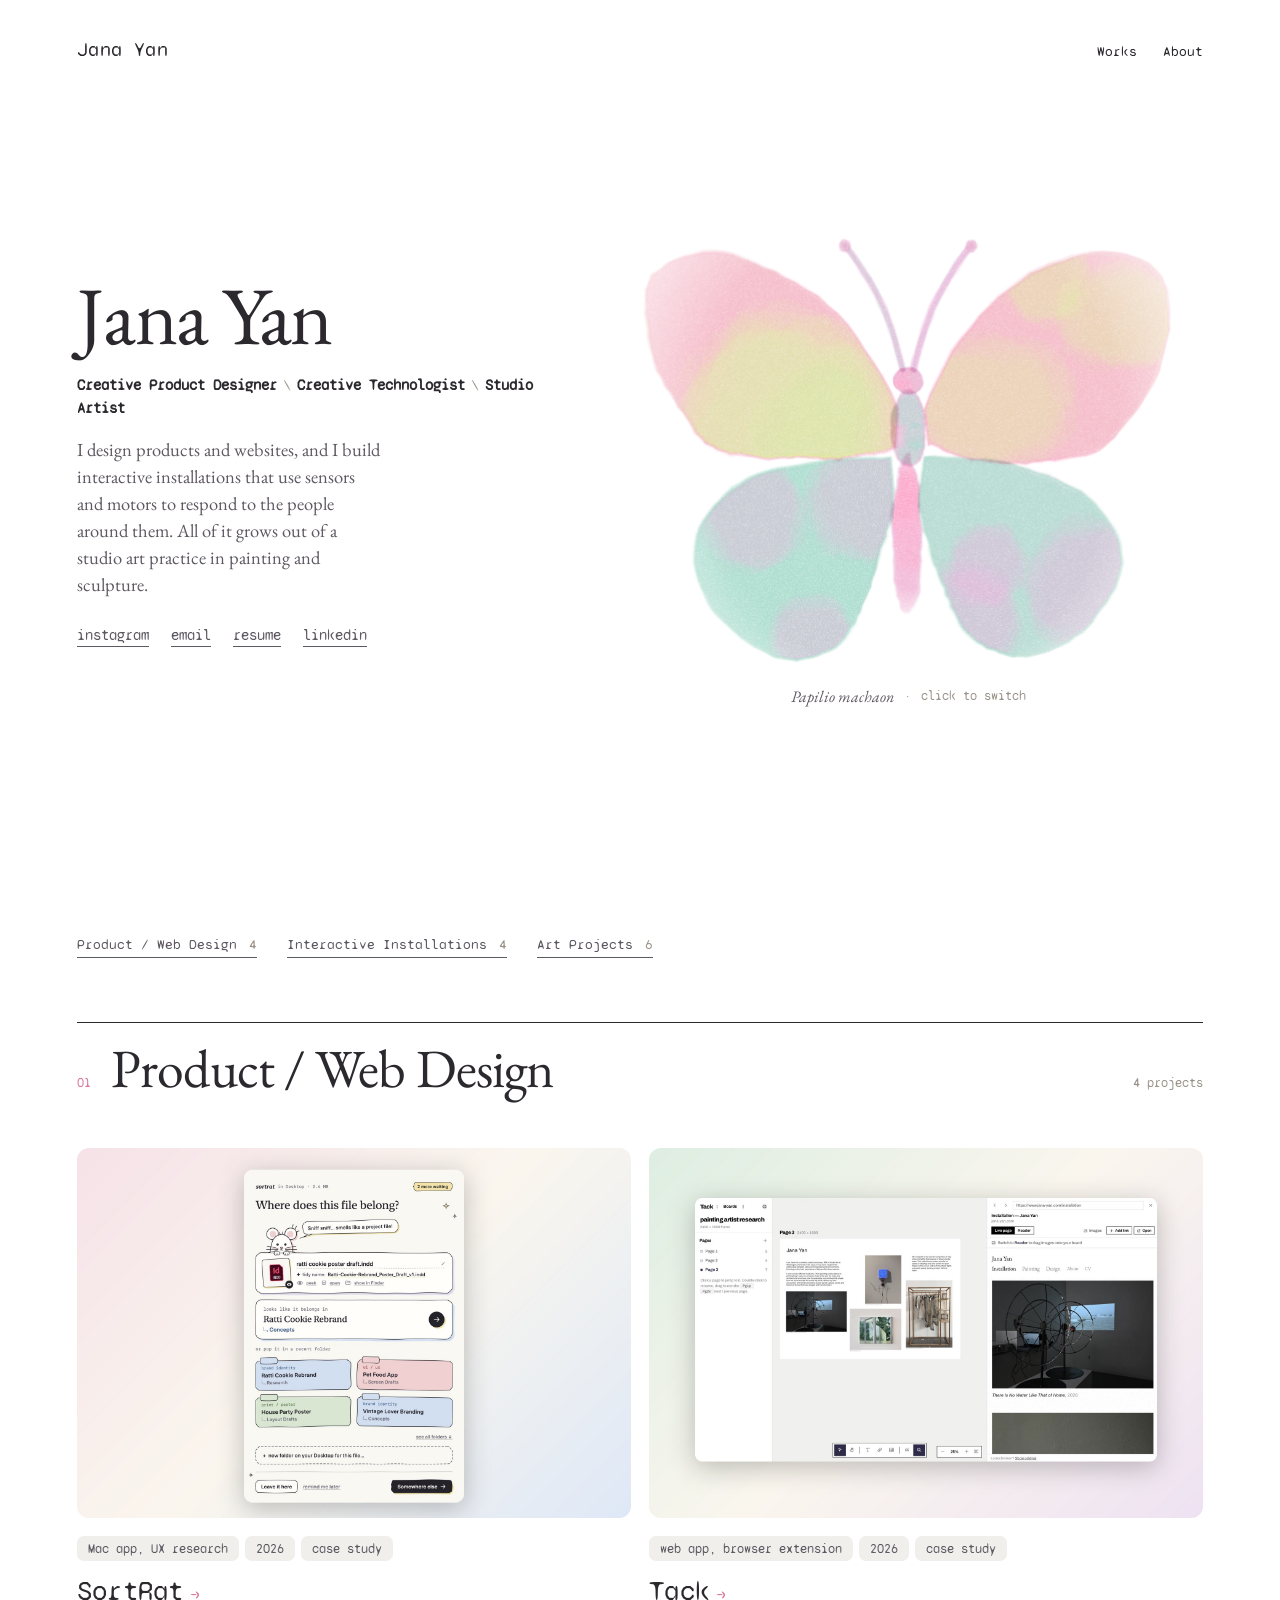
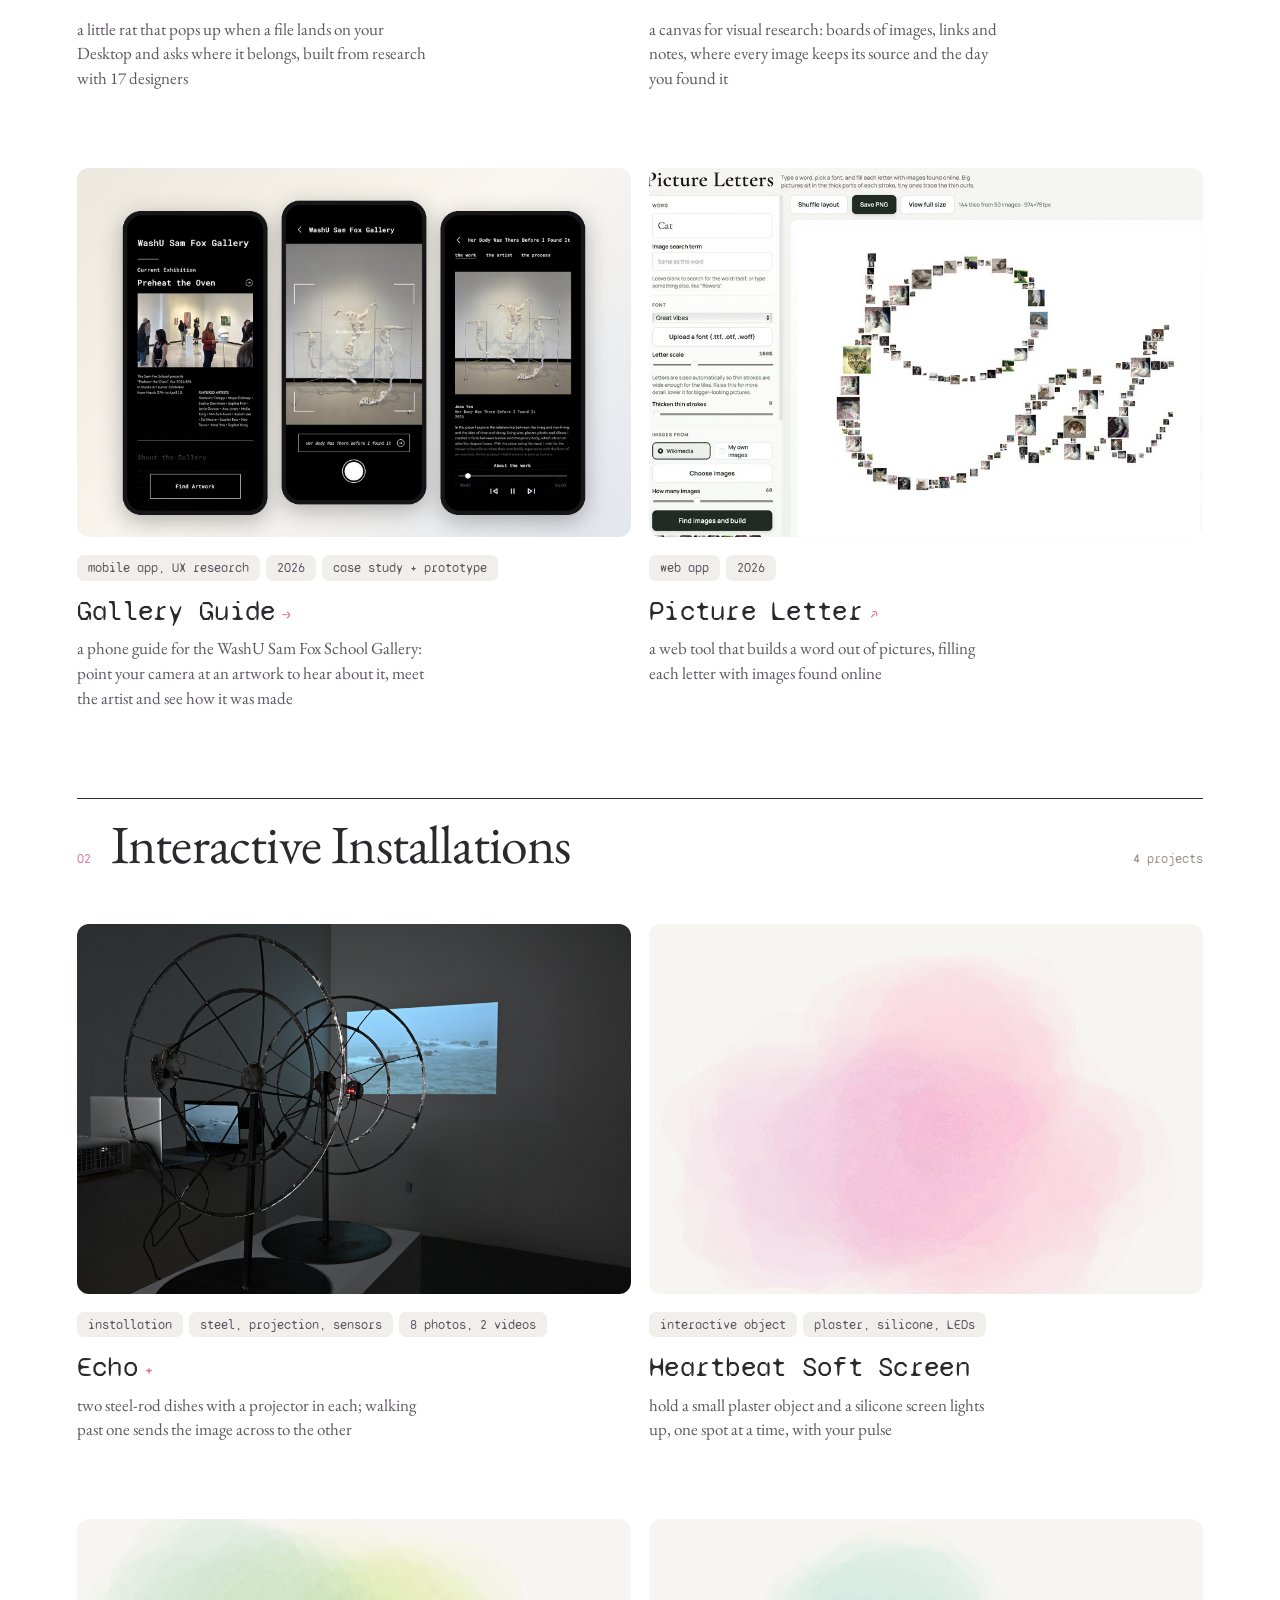
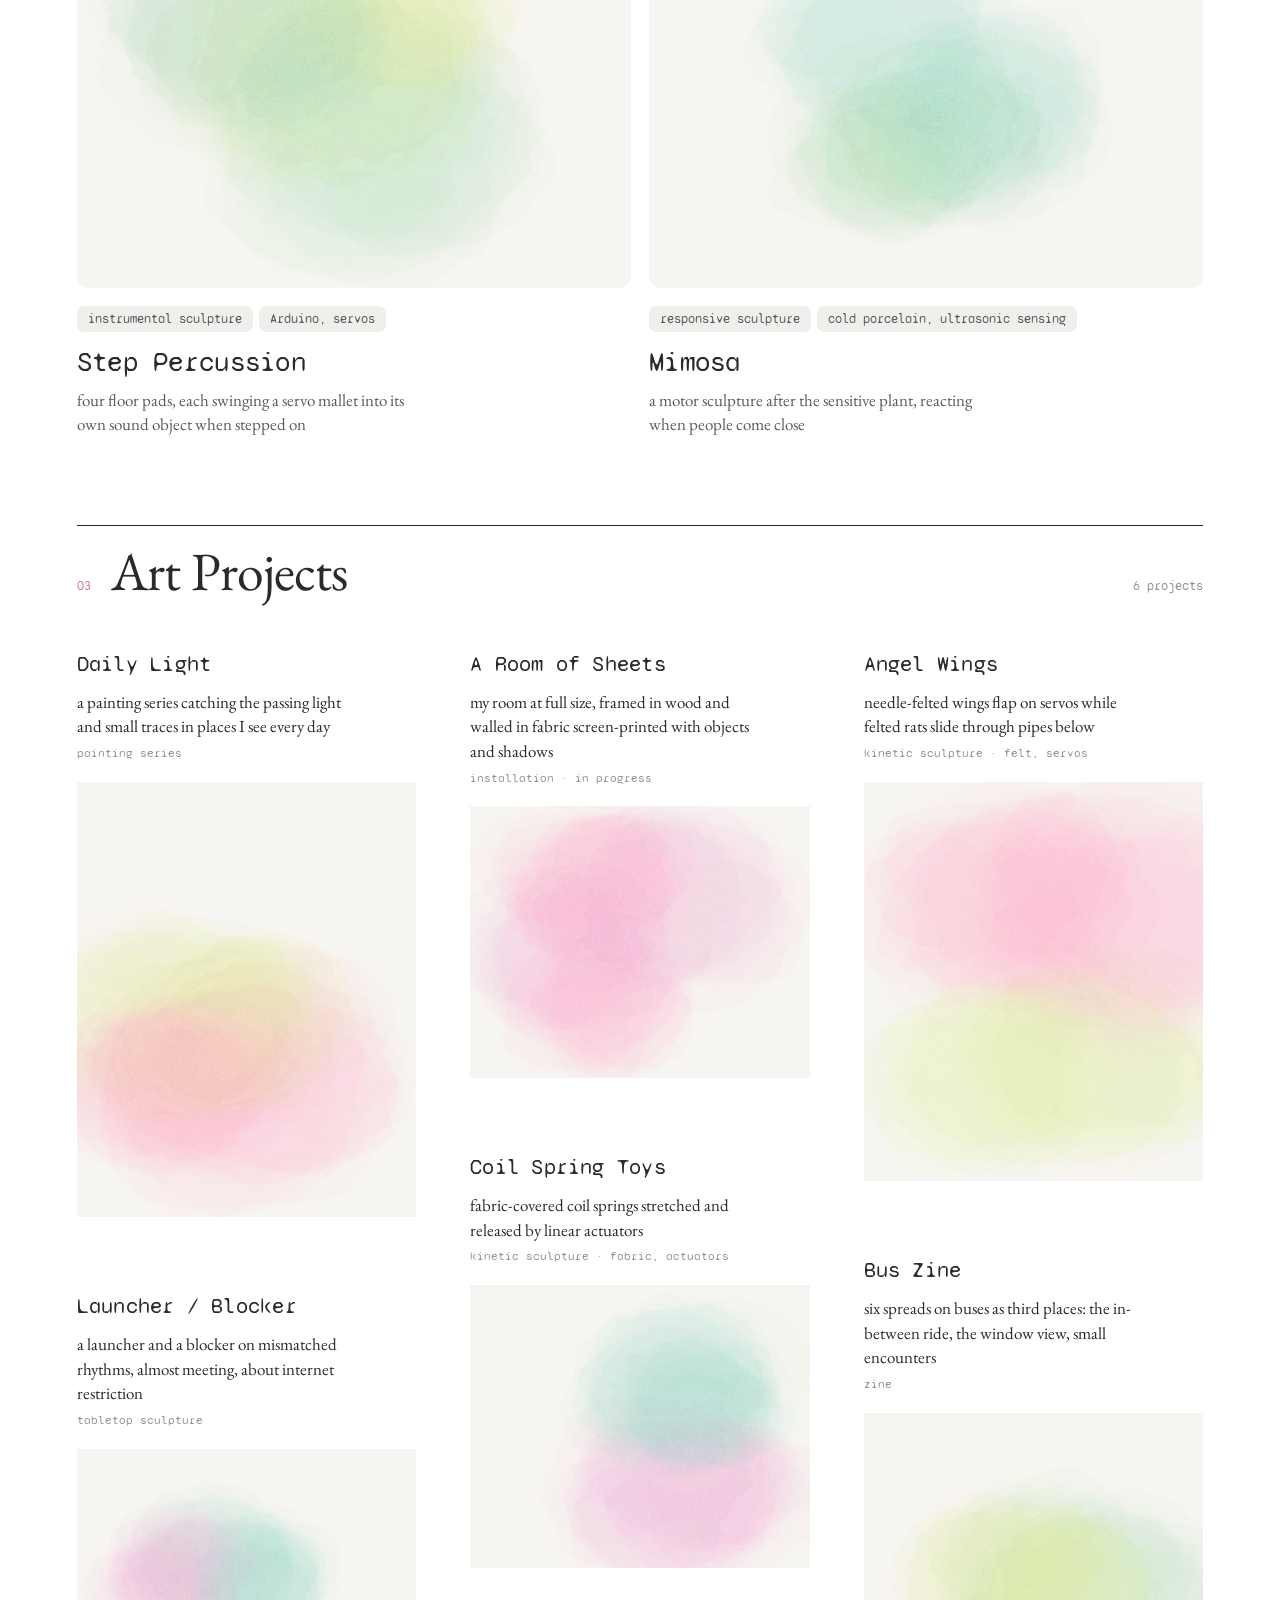
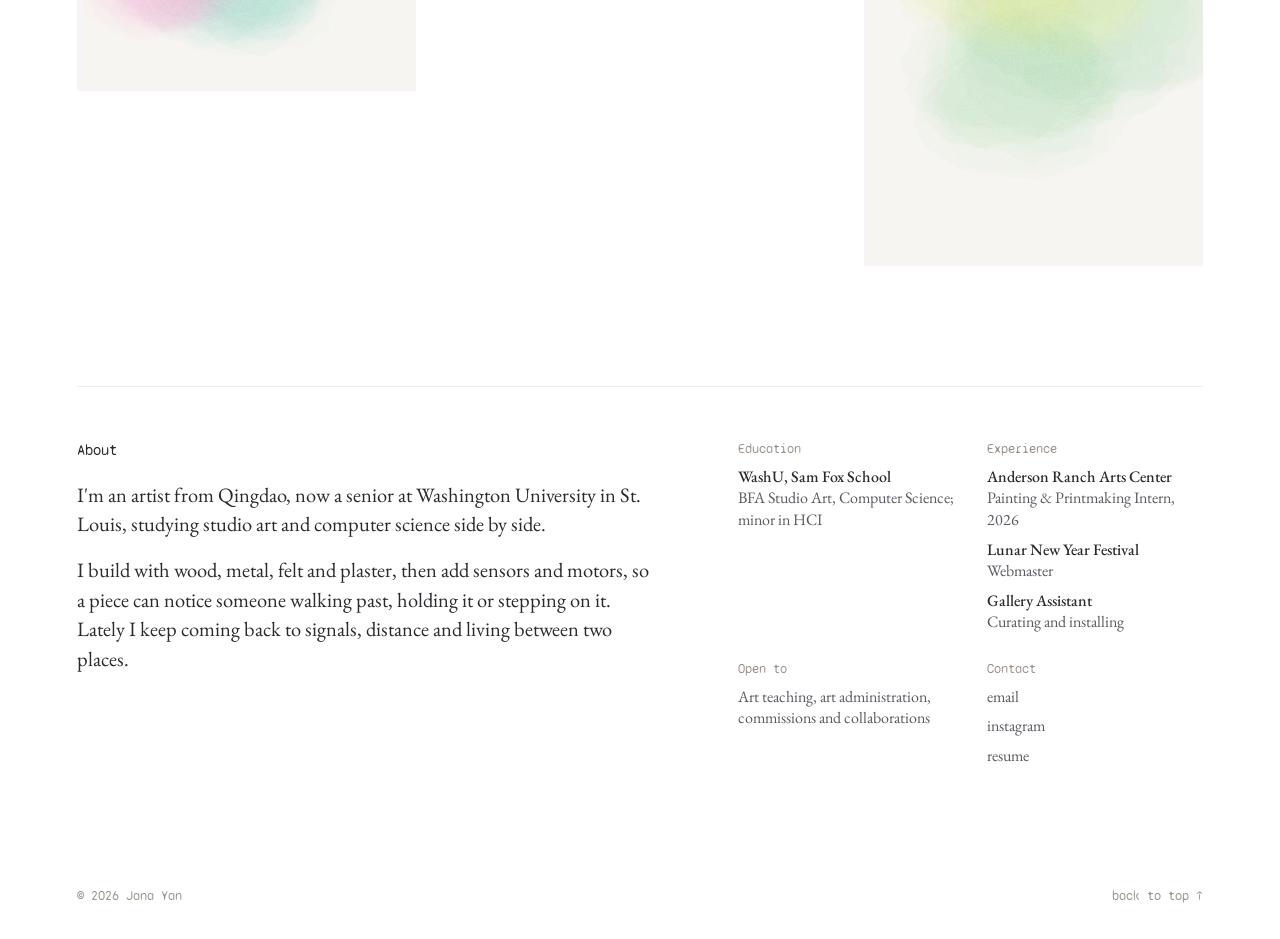
<file: index.html>
<!doctype html>
<html lang="en">
<head>
<meta charset="utf-8">
<meta name="viewport" content="width=device-width, initial-scale=1, viewport-fit=cover">
<title>Jana Yan</title>
<meta name="description" content="Jana Yan: studio art, design and creative technology.">
<link rel="preconnect" href="https://fonts.googleapis.com">
<link rel="preconnect" href="https://fonts.gstatic.com" crossorigin>
<link rel="stylesheet" href="https://fonts.googleapis.com/css2?family=EB+Garamond:ital,wght@0,400;0,500;1,400&family=Lato:ital,wght@0,400;0,700;1,400&family=Syne+Mono&display=swap">
<style>
html, body { margin: 0; }
[hidden] { display: none !important; }
/* Layout: minimal paper page. Small name + nav header, a two-column landing (intro / live watercolor insect),
   then the works index in three categories (Product / Web Design, Interactive Installations, Art Projects),
   each a staggered column grid of cards (title, one line, image), then a short About.
   Single light look on purpose: watercolor and white pencil only read on paper. */
:root {
  color-scheme: light;
  --paper: #FFFFFF;
  --ink: #2B282E;
  --soft: #5E5862;
  --muted: #9C948B;
  --rule: #EFEBE3;
  --rose: #D97A9E;
  --pink: #F2A6C0;
  --green: #A3D4AE;
  --yellow: #D8E59A;
  --blue: #9BD3C2;
  --lilac: #E7AFD0;
  --serif: "EB Garamond", Garamond, "Times New Roman", serif;
  --mono: "Syne Mono", "IBM Plex Mono", ui-monospace, Menlo, Consolas, monospace;
}
* { box-sizing: border-box; }
html { scroll-behavior: smooth; }
@media (prefers-reduced-motion: reduce) { html { scroll-behavior: auto; } }
body { background: var(--paper); color: var(--ink); font-family: var(--serif); font-size: 17px; line-height: 1.5; }
header, main, footer { position: relative; z-index: 1; }
.wrap {
  margin: 0 auto; max-width: 1400px;
  padding-left: max(clamp(28px, 6vw, 112px), env(safe-area-inset-left, 0px));
  padding-right: max(clamp(28px, 6vw, 112px), env(safe-area-inset-right, 0px));
}
a { color: inherit; text-decoration: none; }
::selection { background: color-mix(in srgb, var(--pink) 45%, transparent); }
:focus-visible { outline: 1.5px dashed var(--rose); outline-offset: 4px; }

/* header */
.top .wrap { display: flex; justify-content: space-between; align-items: baseline; gap: 16px; padding-block: 40px 0; }
.brand { font: 400 20px/1 var(--mono); letter-spacing: 0.02em; }
.nav { display: flex; gap: 26px; font: 400 14px/1 var(--mono); }
.nav a:hover, .links a:hover { color: var(--rose); }

/* landing */
.hero { min-height: min(calc(100svh - 80px), 820px); display: grid; grid-template-columns: minmax(0, 0.9fr) minmax(0, 1.1fr); gap: 24px 56px; align-items: center; padding-block: 24px 40px; }
.intro { min-width: 0; }
h1 { margin: 0; font: 400 clamp(54px, 6.4vw, 94px)/0.95 var(--serif); letter-spacing: -0.02em; }
.disc { margin: 20px 0 0; font: 400 15px/1.5 var(--mono); }
.disc span { color: var(--muted); padding-inline: .4em; }
.lede { margin: 18px 0 0; max-width: 34ch; color: var(--soft); font-size: 18.5px; line-height: 1.45; }
.links { display: flex; flex-wrap: wrap; gap: 8px 22px; margin-top: 30px; font: 400 15px/1 var(--mono); }
.links a { color: var(--soft); border-bottom: 1px solid currentColor; padding-bottom: 3px; }
.specimen { min-width: 0; }
.stage {
  position: relative; display: block; width: 100%; aspect-ratio: 1.26; max-height: 64svh; min-height: 260px;
  padding: 0; margin: 0; border: 0; background: transparent; cursor: pointer; -webkit-tap-highlight-color: transparent;
}
.stage canvas { position: absolute; inset: 0; width: 100%; height: 100%; display: block; }
.cap { display: flex; justify-content: center; gap: 10px; font: 400 13px/1.4 var(--mono); color: var(--muted); margin-top: 2px; }
.cap i { font: italic 400 16px/1.2 var(--serif); color: var(--soft); }
.h-tap { display: none; }
@media (hover: none) { .h-tap { display: inline; } .h-click { display: none; } }

/* works */
.works { padding-block: 56px 40px; }
.jump { display: flex; flex-wrap: wrap; gap: 12px 30px; font: 400 14px/1.3 var(--mono); color: var(--soft); }
.jump a { border-bottom: 1px solid currentColor; padding-bottom: 3px; }
.jump a:hover { color: var(--rose); }
.jump span { color: var(--muted); padding-left: .3em; }
.jump a:hover span { color: inherit; }
.cat { margin-top: 88px; scroll-margin-top: 24px; }
.jump + .cat { margin-top: 64px; }
.cat-head { display: grid; grid-template-columns: auto minmax(0, 1fr) auto; align-items: baseline; gap: 6px 20px; border-top: 1px solid var(--ink); padding-top: 18px; margin-bottom: 52px; }
.cat-head h2 { margin: 0; font: 400 clamp(34px, 4.2vw, 58px)/1.02 var(--serif); letter-spacing: -0.015em; text-wrap: balance; }
.cat-no, .cat-count { font: 400 13px/1 var(--mono); color: var(--muted); }
.cat-no { color: var(--rose); }
.grid { display: flex; gap: 0 clamp(28px, 4.2vw, 80px); align-items: flex-start; }
.col { flex: 1 1 0; min-width: 0; display: flex; flex-direction: column; gap: 76px; }
.card { min-width: 0; display: block; }
.card h3 { margin: 0; font: 400 clamp(22px, 1.75vw, 27px)/1.2 var(--mono); letter-spacing: 0.01em; text-wrap: balance; }
.card p { margin: 12px 0 0; font-size: 17px; line-height: 1.45; max-width: 36ch; }
.card .tag { display: block; margin-top: 6px; font: 400 12px/1.4 var(--mono); color: var(--muted); }
.card figure { margin: 20px 0 0; position: relative; width: 100%; background: color-mix(in srgb, var(--rule) 50%, var(--paper)); overflow: hidden; }
.card figure canvas, .card figure img { display: block; width: 100%; height: auto; }
.card a.link h3 { display: inline; background: linear-gradient(currentColor, currentColor) 0 100% / 0 1px no-repeat; transition: background-size .3s; }
.card a.link:hover h3 { background-size: 100% 1px; }
.card a.link .arrow { font: 400 18px/1 var(--mono); color: var(--rose); margin-left: 6px; }
.card a.link figure { transition: opacity .2s; }
.card a.link:hover figure { opacity: .9; }

/* featured grid (Product / Web Design, Interactive Installations): two big image-first cards per row.
   Card order in the markup: figure, tag, h3, p. Tags are split on "·" into pills by the script. */
.grid--feature { display: grid; grid-template-columns: repeat(2, minmax(0, 1fr)); gap: clamp(56px, 6vw, 88px) clamp(12px, 1.4vw, 20px); }
.grid--feature .card figure { margin: 0; aspect-ratio: 3 / 2; border-radius: 12px; }
.grid--feature .card figure img, .grid--feature .card figure canvas { width: 100%; height: 100%; object-fit: cover; transition: transform .5s ease; }
.grid--feature .card a.link:hover figure img { transform: scale(1.02); }
.grid--feature .card .tag { display: flex; flex-wrap: wrap; gap: 6px; margin: 18px 0 14px; }
.grid--feature .card .tag span { padding: 7px 11px 6px; border-radius: 7px; background: #F1EFEC; color: var(--soft); font: 400 12.5px/1 var(--mono); }
.grid--feature .card h3 { font-size: clamp(24px, 2.2vw, 32px); }
.grid--feature .card p { margin-top: 8px; max-width: 44ch; color: var(--soft); }
@media (max-width: 640px) { .grid--feature { grid-template-columns: minmax(0, 1fr); } }
@media (prefers-reduced-motion: reduce) { .grid--feature .card figure img { transition: none; } }

/* about */
.about { padding-block: 80px 96px; }
.about-grid { display: grid; grid-template-columns: minmax(0, 1.25fr) minmax(0, 1fr); gap: 40px 80px; border-top: 1px solid var(--rule); padding-top: 56px; }
.about h2 { margin: 0 0 22px; font: 400 15px/1 var(--mono); }
.about-text p { margin: 0; font-size: clamp(19px, 1.6vw, 22px); line-height: 1.45; max-width: 32em; }
.about-text p + p { margin-top: 16px; }
.facts { display: grid; grid-template-columns: repeat(2, minmax(0, 1fr)); gap: 30px 32px; align-content: start; }
.facts h3 { margin: 0 0 10px; font: 400 13px/1 var(--mono); color: var(--muted); }
.facts ul { list-style: none; padding: 0; margin: 0; display: grid; gap: 8px; }
.facts li { font-size: 16px; line-height: 1.35; color: var(--soft); }
.facts li b { font-weight: 500; color: var(--ink); }

/* project gallery overlay */
.gallery { position: fixed; inset: 0; width: 100%; height: 100%; max-width: none; max-height: none; margin: 0; padding: 0; border: 0; background: var(--paper); color: var(--ink); overflow-y: auto; overscroll-behavior: contain; }
.gallery::backdrop { background: var(--paper); }
.g-head { position: sticky; top: 0; z-index: 1; display: flex; justify-content: space-between; align-items: baseline; gap: 16px; padding-block: 24px 18px; font: 400 15px/1 var(--mono); background: color-mix(in srgb, var(--paper) 92%, transparent); }
.g-close { font: inherit; color: var(--soft); background: none; border: 0; padding: 0; cursor: pointer; }
.g-close:hover { color: var(--rose); }
.g-text { max-width: 1200px; padding-block: 8px 20px; }
.g-text:empty { display: none; }
.g-text p { margin: 0; font-size: clamp(19px, 1.6vw, 22px); line-height: 1.5; max-width: 38em; }
.g-text p + p { margin-top: 14px; }
.g-items { display: flex; flex-direction: column; align-items: center; gap: 28px; padding: 12px clamp(28px, 6vw, 112px) 80px; }
.g-items img, .g-items video { display: block; width: 100%; max-width: 1200px; height: auto; max-height: 86svh; object-fit: contain; background: color-mix(in srgb, var(--rule) 50%, var(--paper)); }
body.g-open { overflow: hidden; }

/* case study (inside a .gallery overlay): sans-serif reading layout */
.cs-dialog { --sans: "Lato", system-ui, -apple-system, "Segoe UI", sans-serif; --panel: #F3F0EA; --line: #E6E1D8; }
.cs-dialog .g-head { font: 700 16px/1 var(--sans); }
.cs-dialog .g-close { font: 400 16px/1 var(--sans); }
.cs { display: grid; grid-template-columns: 168px minmax(0, 1fr); gap: 0 clamp(40px, 5vw, 80px); max-width: 1380px; margin-inline: auto; padding-block: 24px 160px; font-family: var(--sans); color: var(--ink); }
.cs-main { min-width: 0; max-width: 1100px; }

/* contents list */
.cs-toc { position: sticky; top: 92px; align-self: start; padding-top: 6px; }
.cs-toc ol { list-style: none; margin: 0; padding: 0; display: grid; gap: 2px; }
.cs-toc a { display: block; padding: 5px 10px; margin-left: -10px; border-radius: 999px; font-size: 15px; line-height: 1.3; color: var(--muted); transition: color .15s, background-color .15s; }
.cs-toc a:hover { color: var(--ink); }
.cs-toc a[aria-current="true"] { color: var(--ink); background: var(--panel); }

/* header */
.cs-head h2 { margin: 0; font: 700 clamp(44px, 5vw, 64px)/1.05 var(--sans); letter-spacing: -0.02em; }
.cs-sub { margin: 10px 0 0; font-size: clamp(22px, 2.2vw, 28px); line-height: 1.3; color: var(--muted); text-wrap: balance; }
.cs-sum { margin: 28px 0 0; max-width: 40em; font-size: 19px; line-height: 1.65; text-wrap: pretty; }
.cs-meta { display: flex; flex-wrap: wrap; align-items: flex-end; gap: 20px 56px; margin: 40px 0 0; }
.cs-meta dt { font-size: 15px; color: var(--muted); }
.cs-meta dd { margin: 6px 0 0; font-size: 17px; line-height: 1.4; }
.cs-live { margin-left: auto; display: inline-flex; align-items: center; gap: 8px; padding: 11px 20px; border-radius: 999px; background: var(--ink); color: var(--paper); font-size: 16px; font-weight: 700; transition: background-color .15s; }
.cs-live:hover { background: var(--rose); }

/* images */
.cs-hero, .cs-panel { margin: 48px 0 0; padding: clamp(10px, 2.2vw, 28px); border-radius: 20px; background: var(--panel); }
.cs-hero img, .cs-panel img { display: block; width: 100%; height: auto; border-radius: 10px; box-shadow: 0 1px 2px rgb(43 40 46 / .06), 0 8px 28px rgb(43 40 46 / .08); }
.cs-panel figure { margin: 0; }
.cs-panel figcaption { margin-top: 14px; font-size: 15px; line-height: 1.45; color: var(--soft); }
.cs-panel figure + figure { margin-top: 28px; }
.cs-panel.pair { display: grid; grid-template-columns: repeat(2, minmax(0, 1fr)); gap: 20px; }
.cs-panel.pair figure + figure { margin-top: 0; }

/* before / after tabs (JS adds .is-tabbed; without JS every image shows, stacked) */
.cs-tabs { display: flex; flex-wrap: wrap; gap: 8px; margin-bottom: clamp(12px, 1.8vw, 22px); }
.cs-tabs button { font: 700 15px/1 var(--sans); padding: 10px 16px; border: 0; border-radius: 999px; background: rgb(255 255 255 / .7); color: var(--soft); cursor: pointer; transition: background-color .15s, color .15s; }
.cs-tabs button:hover { color: var(--ink); background: #fff; }
.cs-tabs button[aria-selected="true"] { background: var(--ink); color: var(--paper); }
.cs-panel.is-tabbed figure + figure { margin-top: 0; }
.cs-panel.is-tabbed figure[hidden] { display: none; }

/* summary rows: label left, text right */
.cs-rows { margin-top: 96px; }
.cs-row { display: grid; grid-template-columns: minmax(0, 1fr) minmax(0, 2fr); gap: 16px 48px; padding: 44px 0; border-top: 1px solid var(--line); }
.cs-row:first-child { border-top: 0; padding-top: 0; }
.cs-row h3 { margin: 0; font: 700 24px/1.25 var(--sans); }
.cs-row p, .cs-row li { font-size: 18px; line-height: 1.65; }
.cs-row p { margin: 0; }
.cs-row p + p { margin-top: 14px; }

/* full sections */
.cs-sec { margin-top: 128px; scroll-margin-top: 96px; }
.cs-rows .cs-row { scroll-margin-top: 96px; }
.cs-sec > h3 { margin: 0 0 20px; font: 700 clamp(28px, 2.6vw, 34px)/1.2 var(--sans); letter-spacing: -0.01em; }
.cs-sec > p, .cs-text p { margin: 0; max-width: 42em; font-size: 18px; line-height: 1.7; text-wrap: pretty; }
.cs-sec > p + p, .cs-text p + p { margin-top: 16px; }
.cs-sec h4 { margin: 56px 0 14px; font: 700 21px/1.3 var(--sans); }
.cs ul.cs-bullets { margin: 16px 0 0; padding-left: 1.2em; max-width: 42em; font-size: 18px; line-height: 1.7; }
.cs-bullets li + li { margin-top: 10px; }
.cs-bullets li::marker { color: var(--rose); }
.cs-quote { margin: 40px 0; padding: 4px 0 4px 24px; border-left: 3px solid var(--pink); max-width: 36em; font-size: clamp(22px, 2.2vw, 28px); line-height: 1.4; text-wrap: pretty; }
.cs a.u { border-bottom: 1px solid currentColor; }
.cs a.u:hover { color: var(--rose); }
.cs video { display: block; width: 100%; margin-top: 40px; border-radius: 16px; }

/* tables */
.cs-table { width: 100%; margin: 32px 0; border-collapse: collapse; font-size: 17px; line-height: 1.5; }
.cs-table th { text-align: left; font-size: 14px; font-weight: 700; color: var(--muted); padding: 0 20px 12px 0; border-bottom: 1px solid var(--ink); }
.cs-table td { vertical-align: top; padding: 16px 20px 16px 0; border-bottom: 1px solid var(--line); color: var(--soft); }
.cs-table td:first-child { color: var(--ink); font-weight: 700; white-space: nowrap; }

/* decisions */
.cs-decisions { list-style: none; margin: 56px 0 0; padding: 0; display: grid; gap: 104px; }
.cs-decisions h4 { margin: 0 0 22px; display: flex; align-items: baseline; gap: 14px; font: 700 clamp(23px, 2.1vw, 27px)/1.25 var(--sans); }
.cs-no { flex: none; font-size: 15px; font-weight: 700; color: var(--rose); }
.cs-dec { margin: 0; display: grid; grid-template-columns: minmax(0, 1fr) minmax(0, 1fr) minmax(0, 1.6fr); gap: 20px 40px; }
.cs-dec dt { font-size: 14px; font-weight: 700; color: var(--muted); }
.cs-dec dd { margin: 8px 0 0; font-size: 17px; line-height: 1.6; color: var(--soft); }
.cs-dec div:last-child dd { color: var(--ink); }
.cs-decisions .cs-panel { margin-top: 32px; }

@media (max-width: 1100px) {
  .cs { grid-template-columns: minmax(0, 1fr); }
  .cs-toc { display: none; }
  .cs-main { max-width: none; }
}
@media (max-width: 760px) {
  .cs-row, .cs-dec, .cs-panel.pair { grid-template-columns: minmax(0, 1fr); }
  .cs-rows { margin-top: 64px; }
  .cs-row { padding: 32px 0; }
  .cs-sec { margin-top: 88px; }
  .cs-decisions { gap: 72px; }
  .cs-live { margin-left: 0; }
  .cs-table thead { display: none; }
  .cs-table tr { display: block; padding: 16px 0; border-bottom: 1px solid var(--line); }
  .cs-table td { display: block; padding: 2px 0; border: 0; }
  .cs-table td:first-child { margin-bottom: 4px; }
  .cs-table td[data-label]:not(:first-child)::before { content: attr(data-label) ": "; font-weight: 700; color: var(--muted); }
}
.cs-dialog .wrap { max-width: 1380px; padding-left: max(clamp(20px, 4vw, 56px), env(safe-area-inset-left, 0px)); padding-right: max(clamp(20px, 4vw, 56px), env(safe-area-inset-right, 0px)); }

footer .wrap { display: flex; justify-content: space-between; gap: 12px; padding-block: 24px 34px; font: 400 13px/1.4 var(--mono); color: var(--muted); }

@media (max-width: 900px) {
  .hero { grid-template-columns: minmax(0, 1fr); min-height: 0; padding-block: 40px 24px; }
  .stage { max-height: none; }
  .about-grid { grid-template-columns: minmax(0, 1fr); }
  .col { gap: 56px; }
  .cat { margin-top: 72px; }
  .cat-head { margin-bottom: 36px; }
}
@media (max-width: 480px) {
  .wrap { padding-left: max(20px, env(safe-area-inset-left, 0px)); padding-right: max(20px, env(safe-area-inset-right, 0px)); }
  .facts { grid-template-columns: minmax(0, 1fr); }
  .cat-head { grid-template-columns: auto minmax(0, 1fr); }
  .cat-count { display: none; }
  .disc { font-size: 14px; }
}
</style>
</head>
<body>

<header class="top" id="top">
  <div class="wrap">
    <a class="brand" href="#top">Jana Yan</a>
    <nav class="nav" aria-label="Sections"><a href="#works">Works</a><a href="#about">About</a></nav>
  </div>
</header>

<main>
  <section class="wrap hero" aria-label="Introduction">
    <div class="intro">
      <h1>Jana Yan</h1>
      <p class="disc"><strong>Creative Product Designer</strong><span>\</span><strong>Creative Technologist</strong><span>\</span><strong>Studio Artist</strong></p>
      <p class="lede">I design products and websites, and I build interactive installations that use sensors and motors to respond to the people around them. All of it grows out of a studio art practice in painting and sculpture.</p>
      <nav class="links" aria-label="Elsewhere">
        <a href="https://www.instagram.com/madebyjanayan/" target="_blank" rel="noopener">instagram</a><a href="mailto:yanjana002@gmail.com">email</a><a href="resume/Jana_Yan_Resume.pdf" target="_blank" rel="noopener">resume</a><a href="https://www.linkedin.com/in/jana-yan-67105928a/" target="_blank" rel="noopener">linkedin</a>
      </nav>
    </div>
    <div class="specimen">
      <button class="stage" id="stage" type="button" aria-label="Watercolor insect. Click to switch insect.">
        <canvas id="c" aria-hidden="true"></canvas>
      </button>
      <div class="cap" aria-live="polite">
        <i id="specName">Papilio machaon</i>
        <span>·</span>
        <span><span class="h-click">click to switch</span><span class="h-tap">tap to switch</span></span>
        <span id="specNo" hidden></span><span id="specMeta" hidden></span>
      </div>
    </div>
  </section>

  <section class="works wrap" id="works" aria-label="Works">
    <!--
      Projects are grouped into three categories; each <section class="cat"> has its own grid.
      To add a project: copy one <article class="card"> into the category it belongs to and edit it.
      To move a project: cut its <article> and paste it into another category's <div class="grid">.
      (Update the counts in the jump nav and the category header when you add or move one.)
      Categories 01 and 02 use <div class="grid grid--feature">: big two-column cards, written figure, tag, h3, p.
      Image: put <img src="your-photo.jpg" alt="..."> inside <figure> in place of data-wash.
      Until then, data-wash paints a watercolor placeholder (colors: pink green yellow blue lilac; ar = width/height).
    -->
    <nav class="jump" aria-label="Project categories">
      <a href="#design">Product / Web Design <span>4</span></a>
      <a href="#installations">Interactive Installations <span>4</span></a>
      <a href="#art">Art Projects <span>6</span></a>
    </nav>

    <section class="cat" id="design" aria-labelledby="design-h">
      <header class="cat-head"><span class="cat-no">01</span><h2 id="design-h">Product / Web Design</h2><span class="cat-count">4 projects</span></header>
      <div class="grid grid--feature">
      <article class="card">
        <!-- Case study page: sortrat/index.html -->
        <a class="link" href="sortrat/">
          <figure><img src="sortrat/cover.jpg" width="1800" height="1200" loading="lazy" alt="SortRat's Where does this file belong? prompt, with a line-drawn rat peeking over a file card, on a soft pastel background"></figure>
          <span class="tag">Mac app, UX research · 2026 · case study</span>
          <h3>SortRat</h3><span class="arrow">→</span>
          <p>a little rat that pops up when a file lands on your Desktop and asks where it belongs, built from research with 17 designers</p>
        </a>
      </article>
      <article class="card">
        <!-- Case study page: tack/index.html (the older in-page <dialog id="g-tack"> below is no longer linked) -->
        <a class="link" href="tack/">
          <figure><img src="tack/cover.jpg" width="1800" height="1200" loading="lazy" alt="Tack board titled painting artist research: a page of collected images and notes on the left, a live web page open beside it on the right"></figure>
          <span class="tag">web app, browser extension · 2026 · case study</span>
          <h3>Tack</h3><span class="arrow">→</span>
          <p>a canvas for visual research: boards of images, links and notes, where every image keeps its source and the day you found it</p>
        </a>
      </article>
      <article class="card">
        <!-- Case study page: gallery-guide/index.html (clickable prototype: gallery-guide/prototype/) -->
        <a class="link" href="gallery-guide/">
          <figure><img src="gallery-guide/cover.jpg" width="1800" height="1200" loading="lazy" alt="Three Gallery Guide phone screens: the gallery home page, the camera finding a sculpture, and the artwork page"></figure>
          <span class="tag">mobile app, UX research · 2026 · case study + prototype</span>
          <h3>Gallery Guide</h3><span class="arrow">→</span>
          <p>a phone guide for the WashU Sam Fox School Gallery: point your camera at an artwork to hear about it, meet the artist and see how it was made</p>
        </a>
      </article>
      <article class="card">
        <a class="link" href="https://pictureletter.vercel.app" target="_blank" rel="noopener">
          <figure><img src="[data-uri]" alt="Picture Letters interface: the word Cat in a script font, built from small photos of cats" width="1100" height="624" loading="lazy"></figure>
          <span class="tag">web app · 2026</span>
          <h3>Picture Letter</h3><span class="arrow">↗</span>
          <p>a web tool that builds a word out of pictures, filling each letter with images found online</p>
        </a>
      </article>
      </div>
    </section>

    <section class="cat" id="installations" aria-labelledby="installations-h">
      <header class="cat-head"><span class="cat-no">02</span><h2 id="installations-h">Interactive Installations</h2><span class="cat-count">4 projects</span></header>
      <div class="grid grid--feature">
      <article class="card">
        <!-- Opens the matching <dialog id="g-satellite"> below. Cover = first photo. -->
        <a class="link" href="#g-satellite" data-gallery="g-satellite" aria-haspopup="dialog">
          <figure><img src="satellite/DSC_0260.jpg" width="2000" height="1333" loading="lazy" alt="Two steel-rod satellite dishes on a plinth in a dark gallery, a projected sea image on the wall behind them"></figure>
          <span class="tag">installation · steel, projection, sensors · 8 photos, 2 videos</span>
          <h3>Echo</h3><span class="arrow">+</span>
          <p>two steel-rod dishes with a projector in each; walking past one sends the image across to the other</p>
        </a>
      </article>
      <article class="card">
        <figure data-wash="pink lilac" data-ar="1.5"></figure>
        <span class="tag">interactive object · plaster, silicone, LEDs</span>
        <h3>Heartbeat Soft Screen</h3>
        <p>hold a small plaster object and a silicone screen lights up, one spot at a time, with your pulse</p>
      </article>
      <article class="card">
        <figure data-wash="yellow green" data-ar="1.5"></figure>
        <span class="tag">instrumental sculpture · Arduino, servos</span>
        <h3>Step Percussion</h3>
        <p>four floor pads, each swinging a servo mallet into its own sound object when stepped on</p>
      </article>
      <article class="card">
        <figure data-wash="green blue" data-ar="1.5"></figure>
        <span class="tag">responsive sculpture · cold porcelain, ultrasonic sensing</span>
        <h3>Mimosa</h3>
        <p>a motor sculpture after the sensitive plant, reacting when people come close</p>
      </article>
      </div>
    </section>

    <section class="cat" id="art" aria-labelledby="art-h">
      <header class="cat-head"><span class="cat-no">03</span><h2 id="art-h">Art Projects</h2><span class="cat-count">6 projects</span></header>
      <div class="grid">
      <article class="card">
        <h3>Daily Light</h3>
        <p>a painting series catching the passing light and small traces in places I see every day</p>
        <span class="tag">painting series</span>
        <figure data-wash="yellow pink" data-ar="0.78"></figure>
      </article>
      <article class="card">
        <h3>A Room of Sheets</h3>
        <p>my room at full size, framed in wood and walled in fabric screen-printed with objects and shadows</p>
        <span class="tag">installation · in progress</span>
        <figure data-wash="lilac pink" data-ar="1.25"></figure>
      </article>
      <article class="card">
        <h3>Angel Wings</h3>
        <p>needle-felted wings flap on servos while felted rats slide through pipes below</p>
        <span class="tag">kinetic sculpture · felt, servos</span>
        <figure data-wash="pink yellow" data-ar="0.85"></figure>
      </article>
      <article class="card">
        <h3>Launcher / Blocker</h3>
        <p>a launcher and a blocker on mismatched rhythms, almost meeting, about internet restriction</p>
        <span class="tag">tabletop sculpture</span>
        <figure data-wash="blue lilac" data-ar="1.4"></figure>
      </article>
      <article class="card">
        <h3>Coil Spring Toys</h3>
        <p>fabric-covered coil springs stretched and released by linear actuators</p>
        <span class="tag">kinetic sculpture · fabric, actuators</span>
        <figure data-wash="lilac blue" data-ar="1.2"></figure>
      </article>
      <article class="card">
        <h3>Bus Zine</h3>
        <p>six spreads on buses as third places: the in-between ride, the window view, small encounters</p>
        <span class="tag">zine</span>
        <figure data-wash="green yellow" data-ar="0.75"></figure>
      </article>
      </div>
    </section>
  </section>

  <section class="about wrap" id="about" aria-label="About">
    <div class="about-grid">
      <div class="about-text">
        <h2>About</h2>
        <p>I'm an artist from Qingdao, now a senior at Washington University in St. Louis, studying studio art and computer science side by side.</p>
        <p>I build with wood, metal, felt and plaster, then add sensors and motors, so a piece can notice someone walking past, holding it or stepping on it. Lately I keep coming back to signals, distance and living between two places.</p>
      </div>
      <div class="facts">
        <div>
          <h3>Education</h3>
          <ul><li><b>WashU, Sam Fox School</b><br>BFA Studio Art, Computer Science; minor in HCI</li></ul>
        </div>
        <div>
          <h3>Experience</h3>
          <ul>
            <li><b>Anderson Ranch Arts Center</b><br>Painting &amp; Printmaking Intern, 2026</li>
            <li><b>Lunar New Year Festival</b><br>Webmaster</li>
            <li><b>Gallery Assistant</b><br>Curating and installing</li>
          </ul>
        </div>
        <div>
          <h3>Open to</h3>
          <ul><li>Art teaching, art administration, commissions and collaborations</li></ul>
        </div>
        <div>
          <h3>Contact</h3>
          <ul><li><a href="mailto:yanjana002@gmail.com">email</a></li><li><a href="https://www.instagram.com/madebyjanayan/" target="_blank" rel="noopener">instagram</a></li><li><a href="resume/Jana_Yan_Resume.pdf" target="_blank" rel="noopener">resume</a></li></ul>
        </div>
      </div>
    </div>
  </section>

  <!--
    Case study: Tack. Same overlay as the galleries, with its own sans-serif reading layout (.cs-dialog).
    Anything written as a comment is waiting for your material: add it, then uncomment the block.
    Before/after panels (.cs-panel[data-tabs]) turn into tabs automatically; each <figure> needs a data-tab label.

    STILL TO ADD (most important first):
    [ ] Source tracking: alternatives considered, how it changed, edge-case answers, trade-offs
    [ ] One piece of evidence for the outcome (timing comparison, small test, or a quote)
    [ ] 30–60 s screen recording of the main flow
    [ ] Current screens: search panel, link preview, image with its citation, browser extension
    [ ] Your workflow diagram, early sketches or wireframes
    [ ] Timeline, and whether this was part of a class
    [ ] Confirm role, and whether API cost shaped the search decision
  -->
  <dialog class="gallery cs-dialog" id="g-tack" aria-label="Tack, case study">
    <div class="g-head wrap"><span>Tack</span><button class="g-close" type="button">close ×</button></div>
    <article class="cs wrap">
      <nav class="cs-toc" aria-label="Case study sections">
        <ol>
          <li><a href="#cs-overview">Overview</a></li>
          <li><a href="#cs-start">Starting point</a></li>
          <li><a href="#cs-who">Who it’s for</a></li>
          <li><a href="#cs-decisions">Key decisions</a></li>
          <li><a href="#cs-source">Source tracking</a></li>
          <li><a href="#cs-process">Process</a></li>
          <li><a href="#cs-outcome">Outcome</a></li>
        </ol>
      </nav>

      <div class="cs-main">
        <header class="cs-head" id="cs-overview">
          <h2>Tack</h2>
          <p class="cs-sub">A visual research canvas that keeps every image connected to its source</p>
          <p class="cs-sum">Tack is a web app for visual research. Users search the web from a panel beside the board, collect images, links and notes on a canvas, and Tack records each image’s source and capture date automatically. I designed and built it after my own research process outgrew more than 50 open tabs and a separate list of links.</p>
          <dl class="cs-meta">
            <div><dt>Role</dt><dd>Product design and development (solo)</dd></div>
            <div><dt>Year</dt><dd>2026</dd></div>
            <!-- <div><dt>Timeline</dt><dd>8 weeks</dd></div> -->
            <div><dt>Tools</dt><dd>Figma, Next.js, Vercel, Claude API</dd></div>
            <a class="cs-live" href="https://tack-eta.vercel.app" target="_blank" rel="noopener">Visit live site ↗</a>
          </dl>
        </header>

        <figure class="cs-hero"><img src="tack/tack.jpg" width="2000" height="1140" alt="Tack board titled painting artist research: a page of collected images and notes on the left, a live web page open beside it on the right"></figure>

        <div class="cs-rows">
          <section class="cs-row">
            <h3>Challenge</h3>
            <div><p>Visual research splits every reference in two: the image goes onto a board, while its source stays in a browser tab. Nothing links the two, so a single closed tab can cost a citation.</p></div>
          </section>
          <section class="cs-row">
            <h3>Solution</h3>
            <div>
              <p>A research board where the source travels with the image. Search sits beside the canvas, and every item records where and when it was found.</p>
              <p>Boards save in the browser from the first visit, and signing in moves them to an account. A browser extension and an AI research assistant extend the same workflow beyond the app.</p>
            </div>
          </section>
          <section class="cs-row">
            <h3>Constraints</h3>
            <div>
              <p>As a solo project, Tack was shaped by technical limits as much as by user needs. <strong>AI cost:</strong> every request has a real cost, so AI is an optional layer rather than the foundation of the product. <strong>Storage:</strong> images are heavy, so boards are stored in the browser by default, and accounts serve users who need long-term storage.</p>
              <!-- If API cost also pushed you toward search over AI-first, say it here. -->
            </div>
          </section>
        </div>

        <!-- Demo video (30–60 s). Put the file in tack/ and uncomment:
        <video src="tack/demo.mp4" controls muted loop playsinline preload="metadata" aria-label="Tack demo: searching, adding images to a board and checking a source"></video>
        -->

        <section class="cs-sec" id="cs-start">
          <h3>The starting point</h3>
          <p>The project began with an artist research assignment: collect work by 10–20 artists who influence my practice. By the end, I had more than 50 tabs open across Instagram, artist portfolios and online journals. Gathering images was straightforward. Tracking where each one came from was not.</p>
          <p>My workflow spanned three tools, and each failed in a different way:</p>
          <table class="cs-table">
            <thead><tr><th>Tool</th><th>Role in my workflow</th><th>Where it failed</th></tr></thead>
            <tbody>
              <tr><td>Figma</td><td data-label="Role">Layout board</td><td data-label="Failed">Every image needed two copies: the image itself, then its URL for the citation</td></tr>
              <tr><td>Google Slides</td><td data-label="Role">Research deck</td><td data-label="Failed">The same double copy-paste; closing a tab by mistake lost the source permanently</td></tr>
              <tr><td>Pinterest</td><td data-label="Role">Reference library</td><td data-label="Failed">Limited to images already on Pinterest; if a pin is deleted, the image is lost</td></tr>
            </tbody>
          </table>
          <p class="cs-quote">The problem was never layout. Each image and its source lived in separate places, held together only by memory and open tabs.</p>
          <p>Tack is built on a single principle: an image and its source should never be separated.</p>
        </section>

        <section class="cs-sec" id="cs-who">
          <h3>Who it’s for</h3>
          <p>Tack began as a personal tool, but the problem is shared by anyone whose research is visual, from art and design students to people working in fashion, architecture, art history and marketing. Informal conversations with peers suggested the concept extends well beyond my own use:</p>
          <table class="cs-table">
            <thead><tr><th>Participant</th><th>Field</th><th>Intended use</th></tr></thead>
            <tbody>
              <tr><td>Participant 1</td><td data-label="Field">Fashion</td><td data-label="Use">Building mood boards</td></tr>
              <tr><td>Participant 2</td><td data-label="Field">Design</td><td data-label="Use">Collecting typography and image references</td></tr>
              <tr><td>Participant 3</td><td data-label="Field">Non-creative field</td><td data-label="Use">Personal collections, such as favorite animated characters</td></tr>
            </tbody>
          </table>
          <p>The third response was the most telling. Someone with no creative background saw an immediate use for Tack, pointing to a wider audience than I had originally planned for.</p>
          <!-- Stronger with: one observed session of someone using the live site. -->
        </section>

        <section class="cs-sec" id="cs-decisions">
          <h3>Key decisions</h3>
          <p>Four decisions defined the product. In each, I deliberately moved away from the obvious default, which was usually “do what Figma does” or “let the AI handle it.”</p>
          <ol class="cs-decisions">
            <li>
              <h4><span class="cs-no">01</span>Pages instead of layers</h4>
              <dl class="cs-dec">
                <div><dt>Default</dt><dd>A Figma-style layers panel.</dd></div>
                <div><dt>Decision</dt><dd>Pages, with several visible on one screen.</dd></div>
                <div><dt>Rationale</dt><dd>Creative insight often comes from connecting unrelated subjects. Layers organize a single board; pages let users compare several research threads side by side.</dd></div>
              </dl>
              <div class="cs-panel" data-tabs>
                <figure data-tab="v1 · Layers"><img src="tack/v1-layers.jpg" width="2000" height="1083" loading="lazy" alt="Early Tack: a layers panel on the left listing a single frame, an empty white board in the middle"><figcaption>The first version adopted Figma’s layers panel: one frame, one board.</figcaption></figure>
                <figure data-tab="Pages, one at a time"><img src="tack/v3-pages-list.jpg" width="2000" height="1089" loading="lazy" alt="Later version: a pages list on the left with Page 1 and Page 2, only one page shown on the canvas"><figcaption>Pages replaced layers, but only one could be viewed at a time.</figcaption></figure>
                <figure data-tab="Now · side by side"><img src="tack/tack.jpg" width="2000" height="1140" loading="lazy" alt="Current Tack: several pages of collected images visible on the same canvas"><figcaption>The current version places multiple pages on a single canvas for direct comparison.</figcaption></figure>
              </div>
            </li>
            <li>
              <h4><span class="cs-no">02</span>Search-first, not AI-first</h4>
              <dl class="cs-dec">
                <div><dt>Default</dt><dd>An AI assistant that returns results on request.</dd></div>
                <div><dt>Decision</dt><dd>A familiar, Google-style search panel beside the board, with links opening in an adjacent preview or in the browser.</dd></div>
                <div><dt>Rationale</dt><dd>Search keeps users in control of which sources they visit and where their images come from. For research that must be cited, that control outweighs speed. AI supports the search rather than replacing it.</dd></div>
              </dl>
              <div class="cs-panel" data-tabs>
                <figure data-tab="Before"><img src="tack/v1-ai-research.jpg" width="2000" height="1090" loading="lazy" alt="Early version: an AI Research panel where a typed prompt returns a list of artists to keep or skip, each turned into a generated card"><figcaption>Before: the user entered a prompt, and the AI returned a list of artists to keep or skip.</figcaption></figure>
                <figure data-tab="After"><img src="tack/v3-pages-list.jpg" width="2000" height="1089" loading="lazy" alt="Search panel with Web, Images and AI research tabs and the hint: search like you would on Google"><figcaption>After: web search leads, with image search and AI research as secondary tabs.</figcaption></figure>
              </div>
            </li>
            <li>
              <h4><span class="cs-no">03</span>A sketchbook, not a design tool</h4>
              <dl class="cs-dec">
                <div><dt>Default</dt><dd>A dark, Figma-like interface.</dd></div>
                <div><dt>Decision</dt><dd>A light, white-and-beige sketchbook aesthetic with more expressive icons.</dd></div>
                <div><dt>Rationale</dt><dd>Artists research in sketchbooks, not production software. A tactile, physical-tool feel positions Tack as a space for thinking and collecting rather than for producing final work.</dd></div>
              </dl>
              <div class="cs-panel" data-tabs>
                <figure data-tab="Before"><img src="tack/v2-board-dark.jpg" width="2000" height="1082" loading="lazy" alt="Dark-mode version of the board with a dark canvas, pages list and search panel"><figcaption>Before: a dark interface that read as a production tool.</figcaption></figure>
                <figure data-tab="After"><img src="tack/tack.jpg" width="2000" height="1140" loading="lazy" alt="Current light, sketchbook-style Tack board"><figcaption>After: a lighter sketchbook aesthetic suited to collecting and reflection.</figcaption></figure>
              </div>
            </li>
            <li>
              <h4><span class="cs-no">04</span>Local-first, account optional</h4>
              <dl class="cs-dec">
                <div><dt>Default</dt><dd>Sign-up required before creating a board.</dd></div>
                <div><dt>Decision</dt><dd>Boards save in the browser immediately; signing in moves them to an account.</dd></div>
                <div><dt>Rationale</dt><dd>Removing setup lets someone with a one-off project start right away, while returning users have a clear reason to create an account.</dd></div>
              </dl>
              <!-- Add a screenshot of the sign-in / "move boards to account" moment:
              <figure class="cs-panel"><img src="tack/signin.jpg" width="2000" height="1100" loading="lazy" alt="…"><figcaption>…</figcaption></figure> -->
            </li>
          </ol>
        </section>

        <section class="cs-sec" id="cs-source">
          <h3>Deep dive: source tracking</h3>
          <p>Every image on a Tack board retains its source and capture date. This is the feature that sets Tack apart from Pinterest or Figma.</p>

          <h4>Problem</h4>
          <p>In my previous workflow, every image required two copy-pastes: one for the image and one for its URL. The link existed only in an open tab, so closing it could break a citation permanently. On Pinterest, the image itself could disappear if the uploader removed it.</p>

          <h4>Edge cases</h4>
          <ul class="cs-bullets">
            <li><strong>Expiring image links.</strong> Instagram and Facebook image URLs expire after a few days, so for these sites the Tack Clipper extension stores a copy of the image rather than the link alone.</li>
            <li><strong>Blocked right-click.</strong> Instagram prevents right-clicking on images, so a Pick Images mode lets users select images directly from the page.</li>
            <li><strong>No open board.</strong> Clipped items are held in a queue, with a count shown on the extension icon, until a board is opened.</li>
          </ul>
          <!-- Still to answer:
               - What is recorded when an image has no clear source (e.g. a pasted screenshot)?
               - From Google Images or Pinterest: is the source the aggregator or the original page?
               - If the source page is deleted later, does the image stay on the board? -->

          <!-- <h4>Alternatives</h4>
          <p>Other ways of handling citations you considered: a manual source field on each image, citing only on export…</p> -->

          <!-- <h4>Iterations</h4>
          <p>How the citation looked in the first version and what changed.</p>
          <div class="cs-panel" data-tabs>
            <figure data-tab="Before"><img src="tack/citation-before.jpg" …><figcaption>…</figcaption></figure>
            <figure data-tab="After"><img src="tack/citation-after.jpg" …><figcaption>…</figcaption></figure>
          </div> -->

          <!-- <h4>Trade-offs</h4>
          <p>What automatic tracking cost: storage per image, flexibility for pasted screenshots…</p> -->
        </section>

        <section class="cs-sec" id="cs-process">
          <h3>Process</h3>
          <p>Tack began as <em>Research Board</em>, a tool that opened on a frame-size picker and centered on AI-driven search. Across successive versions, the name, the visual language and the core of the product all shifted: from an AI that finds material for the user to a board where the user leads the research and Tack keeps the record.</p>
          <div class="cs-panel" data-tabs>
            <figure data-tab="v1 · Research Board"><img src="tack/v1-launch.jpg" width="2000" height="1083" loading="lazy" alt="First version, called Research Board: a start page with frame sizes to pick from and the line search with AI, keep what matters"><figcaption>v1: Research Board, positioned around AI search (“Search with AI, keep what matters, and lay it out on a canvas”).</figcaption></figure>
            <figure data-tab="v2 · Dark"><img src="tack/v2-launch-dark.jpg" width="2000" height="1078" loading="lazy" alt="Dark version of the Research Board start page"><figcaption>v2: the same start page in the dark, Figma-like interface.</figcaption></figure>
          </div>
          <!-- Workflow diagram, sketches or wireframes go here:
          <figure class="cs-panel"><img src="tack/workflow.jpg" width="2000" height="1200" loading="lazy" alt="…"><figcaption>…</figcaption></figure>
          -->
        </section>

        <section class="cs-sec" id="cs-outcome">
          <h3>Outcome and next steps</h3>
          <p>Tack is live at <a class="u" href="https://tack-eta.vercel.app" target="_blank" rel="noopener">tack-eta.vercel.app</a>, with boards, folders, web search, automatic source tracking, an AI research assistant and a browser extension.</p>
          <!-- Add one piece of evidence: time to collect and cite 10 images (old workflow vs Tack),
               a short test with 3–5 classmates, or one quote from someone who used it. -->
          <h4>Next</h4>
          <ul class="cs-bullets">
            <li>Introduce a free tier alongside a paid plan with account features.</li>
            <!-- <li>What you'd change based on feedback so far.</li> -->
          </ul>
        </section>
      </div>
    </article>
  </dialog>

  <!-- Project galleries: one <dialog> per project, opened from its card. Add or reorder <img>/<video> freely. -->
  <dialog class="gallery" id="g-satellite" aria-label="Echo, all photos and videos">
    <div class="g-head wrap"><span>Echo</span><button class="g-close" type="button">close ×</button></div>
    <!-- Project text goes here (shown above the photos). Add <p>…</p> paragraphs; the block hides itself while empty. -->
    <div class="g-text wrap"></div>
    <div class="g-items">
      <img src="satellite/DSC_0260.jpg" width="2000" height="1333" loading="lazy" alt="Echo, photo 1">
      <img src="satellite/DSC_0263.jpg" width="2000" height="1333" loading="lazy" alt="Echo, photo 2">
      <img src="satellite/DSC_0268.jpg" width="2000" height="1333" loading="lazy" alt="Echo, photo 3">
      <video src="satellite/DSC_0275.mp4" controls muted loop playsinline preload="metadata" aria-label="Echo, video 1"></video>
      <video src="satellite/DSC_0277.mp4" controls muted loop playsinline preload="metadata" aria-label="Echo, video 2"></video>
      <img src="satellite/DSC_0293.jpg" width="2000" height="1333" loading="lazy" alt="Echo, photo 4">
      <img src="satellite/DSC_0297.jpg" width="2000" height="1333" loading="lazy" alt="Echo, photo 5">
      <img src="satellite/DSC_0302.jpg" width="2000" height="1333" loading="lazy" alt="Echo, photo 6">
      <img src="satellite/DSC_0308.jpg" width="2000" height="1333" loading="lazy" alt="Echo, photo 7">
      <img src="satellite/DSC_0309.jpg" width="2000" height="1333" loading="lazy" alt="Echo, photo 8">
    </div>
  </dialog>
</main>

<footer>
  <div class="wrap"><span>© 2026 Jana Yan</span><a href="#top">back to top ↑</a></div>
</footer>

<script>
(() => {
  const TAU = Math.PI * 2;
  const DX = [1, 1, 0, -1, -1, -1, 0, 1], DY = [0, 1, 1, 1, 0, -1, -1, -1];
  const G = 0.024, SPEED = 0.5, T0 = 2.5, HOLD = 4.2, FADE = 1.4, BLOOM = 1.9;

  // ---------- geometry helpers ----------
  function bez(start, segs, n = 26) {
    const p = [start]; let a = start;
    for (const [c1, c2, e] of segs) {
      for (let i = 1; i <= n; i++) {
        const t = i / n, u = 1 - t;
        p.push([
          u*u*u*a[0] + 3*u*u*t*c1[0] + 3*u*t*t*c2[0] + t*t*t*e[0],
          u*u*u*a[1] + 3*u*u*t*c1[1] + 3*u*t*t*c2[1] + t*t*t*e[1]
        ]);
      }
      a = e;
    }
    return p;
  }
  function ell(cx, cy, rx, ry, n = 64) {
    const p = [];
    for (let i = 0; i < n; i++) { const a = -Math.PI / 2 + i / n * TAU; p.push([cx + Math.cos(a) * rx, cy + Math.sin(a) * ry]); }
    return p;
  }
  const mir = pts => pts.map(([x, y]) => [-x, y]);
  function cumLen(pts, closed) {
    const c = [0]; let L = 0;
    for (let i = 1; i < pts.length; i++) { L += Math.hypot(pts[i][0] - pts[i-1][0], pts[i][1] - pts[i-1][1]); c.push(L); }
    if (closed) { const a = pts[pts.length - 1], b = pts[0]; L += Math.hypot(a[0] - b[0], a[1] - b[1]); c.push(L); }
    return c;
  }
  function pip(pts, x, y) {
    let inside = false;
    for (let i = 0, j = pts.length - 1; i < pts.length; j = i++) {
      const [xi, yi] = pts[i], [xj, yj] = pts[j];
      if ((yi > y) !== (yj > y) && x < (xj - xi) * (y - yi) / (yj - yi) + xi) inside = !inside;
    }
    return inside;
  }
  function edgeDist(pts, x, y) {
    let m = Infinity;
    for (let i = 0, j = pts.length - 1; i < pts.length; j = i++) {
      const [ax, ay] = pts[j], [bx, by] = pts[i];
      const dx = bx - ax, dy = by - ay, l2 = dx*dx + dy*dy || 1e-9;
      let t = ((x - ax) * dx + (y - ay) * dy) / l2; t = t < 0 ? 0 : t > 1 ? 1 : t;
      const d = Math.hypot(x - ax - dx * t, y - ay - dy * t); if (d < m) m = d;
    }
    return m;
  }
  function bbox(pts) {
    let x0 = Infinity, y0 = Infinity, x1 = -Infinity, y1 = -Infinity;
    for (const [x, y] of pts) { if (x < x0) x0 = x; if (y < y0) y0 = y; if (x > x1) x1 = x; if (y > y1) y1 = y; }
    return { x0, y0, x1, y1 };
  }
  function rng(seed) {
    return () => { seed |= 0; seed = seed + 0x6D2B79F5 | 0; let t = Math.imul(seed ^ seed >>> 15, 1 | seed);
      t = t + Math.imul(t ^ t >>> 7, 61 | t) ^ t; return ((t ^ t >>> 14) >>> 0) / 4294967296; };
  }
  const line = (...pts) => pts;
  function stubs(y0, y1, step, len, dy) { const out = []; for (let y = y0; y <= y1 + 1e-6; y += step) out.push([[0, y], [len, y + dy]]); return out; }

  // ---------- specimens (right half described; mirror:true copies to the left) ----------
  const SPECIMENS = [
    {
      key: "Butterfly", order: "Lepidoptera", latin: "Papilio machaon", common: "Swallowtail", swatch: "pink",
      parts: [
        { z: 0, color: "lilac", color2: "blue", closed: false, mirror: true, knob: true,
          pts: bez([0.02, -0.31], [[[0.06, -0.5], [0.14, -0.66], [0.24, -0.78]]]) },
        { z: 1, color: "blue", color2: "lilac", mirror: true,
          pts: bez([0.06, 0.02], [[[0.4, 0.0], [0.82, 0.12], [0.8, 0.42]], [[0.78, 0.72], [0.42, 0.86], [0.26, 0.72]], [[0.14, 0.58], [0.07, 0.32], [0.05, 0.14]]]),
          fans: [{ a: [0.14, 0.08], b: [0.12, 0.26], dirs: [0, 1, 1, 2], steps: 46 }] },
        { z: 2, color: "pink", color2: "yellow", mirror: true,
          pts: bez([0.05, -0.16], [[[0.25, -0.7], [0.75, -0.88], [0.96, -0.66]], [[1.04, -0.45], [0.88, -0.08], [0.7, 0.0]], [[0.45, 0.06], [0.2, 0.03], [0.06, -0.02]]]),
          fans: [{ a: [0.14, -0.2], b: [0.15, -0.06], dirs: [7, 7, 0, 0, 1], steps: 50 }] },
        { z: 3, color: "lilac", color2: "pink", pts: ell(0, 0.3, 0.048, 0.3),
          lines: { center: [line([0, -0.02], [0, 0.56])], mirror: stubs(0.06, 0.5, 0.064, 0.016, 0.014) } },
        { z: 3, color: "lilac", color2: "blue", pts: ell(0, -0.09, 0.066, 0.14), chip: { cx: 0, cy: -0.09, w: 0.05, h: 0.13, dirs: [] } },
        { z: 4, color: "lilac", color2: "pink", pts: ell(0, -0.27, 0.055, 0.05) }
      ]
    },
    {
      key: "Bee", order: "Hymenoptera", latin: "Apis mellifera", common: "Honey bee", swatch: "yellow",
      parts: [
        { z: 0, color: "blue", color2: "lilac", closed: false, mirror: true, pts: line([0.12, -0.24], [0.3, -0.33], [0.43, -0.22], [0.47, -0.24]) },
        { z: 0, color: "blue", color2: "lilac", closed: false, mirror: true, pts: line([0.16, -0.12], [0.38, -0.04], [0.46, 0.14], [0.52, 0.16]) },
        { z: 0, color: "blue", color2: "lilac", closed: false, mirror: true, pts: line([0.15, -0.06], [0.33, 0.16], [0.37, 0.4], [0.44, 0.45]) },
        { z: 0, color: "green", color2: "yellow", closed: false, mirror: true, knob: true, pts: line([0.04, -0.52], [0.07, -0.66], [0.2, -0.76], [0.26, -0.72]) },
        { z: 1, color: "blue", color2: "green", mirror: true, margin: 0.03,
          pts: bez([0.12, -0.1], [[[0.38, -0.1], [0.72, -0.04], [0.74, 0.07]], [[0.75, 0.19], [0.4, 0.14], [0.12, 0.0]]]),
          fans: [{ a: [0.22, -0.06], b: [0.22, -0.02], dirs: [0, 1], steps: 34 }] },
        { z: 2, color: "blue", color2: "green", mirror: true,
          pts: bez([0.1, -0.24], [[[0.32, -0.5], [0.82, -0.56], [0.97, -0.42]], [[1.08, -0.28], [0.66, -0.12], [0.12, -0.14]]]),
          fans: [{ a: [0.22, -0.28], b: [0.22, -0.19], dirs: [7, 0], steps: 46 }] },
        { z: 3, color: "pink", color2: "yellow", half: true, pts: ell(0, 0.28, 0.21, 0.32),
          fans: [{ a: [0.024, -0.01], b: [0.024, 0.54], dirs: [0], steps: 14, every: 2 }] },
        { z: 3, color: "pink", color2: "lilac", closed: false, pts: line([-0.035, 0.59], [0, 0.69], [0.035, 0.59]) },
        { z: 3, color: "yellow", color2: "pink", half: true, pts: ell(0, -0.18, 0.17, 0.15),
          chip: { cx: 0, cy: -0.18, w: 0.12, h: 0.12, dirs: [7, 0, 0, 1], steps: 10 } },
        { z: 4, color: "yellow", color2: "green", pts: ell(0, -0.44, 0.13, 0.1) },
        { z: 4, color: "green", color2: "blue", mirror: true, pts: ell(0.075, -0.45, 0.045, 0.062) }
      ]
    },
    {
      key: "Dragonfly", order: "Odonata", latin: "Anax junius", common: "Green darner", swatch: "green",
      parts: [
        { z: 1, color: "blue", color2: "lilac", mirror: true, margin: 0.028,
          pts: bez([0.05, -0.21], [[[0.3, -0.22], [0.78, -0.22], [0.98, -0.12]], [[1.05, -0.06], [0.9, 0.04], [0.66, 0.02]], [[0.4, 0.0], [0.18, -0.08], [0.05, -0.15]]]),
          fans: [{ a: [0.16, -0.18], b: [0.16, -0.13], dirs: [0, 0], steps: 60 }] },
        { z: 2, color: "green", color2: "blue", mirror: true, margin: 0.028,
          pts: bez([0.05, -0.31], [[[0.3, -0.46], [0.8, -0.54], [1.0, -0.46]], [[1.08, -0.4], [0.98, -0.3], [0.78, -0.28]], [[0.5, -0.26], [0.2, -0.22], [0.05, -0.25]]]),
          fans: [{ a: [0.16, -0.34], b: [0.16, -0.29], dirs: [7, 0], steps: 60 }] },
        { z: 3, color: "pink", color2: "lilac", pts: ell(0, 0.33, 0.032, 0.5),
          lines: { center: [line([0, -0.14], [0, 0.8])], mirror: stubs(-0.06, 0.74, 0.08, 0.012, 0.016) } },
        { z: 3, color: "pink", color2: "yellow", half: true, margin: 0.012, pts: ell(0, -0.27, 0.075, 0.12),
          chip: { cx: 0, cy: -0.27, w: 0.06, h: 0.12, dirs: [0], steps: 3 } },
        { z: 4, color: "yellow", color2: "pink", pts: ell(0, -0.46, 0.1, 0.07) },
        { z: 4, color: "green", color2: "yellow", mirror: true, pts: ell(0.06, -0.48, 0.05, 0.056) }
      ]
    },
    {
      key: "Beetle", order: "Coleoptera", latin: "Chrysina gloriosa", common: "Jewel scarab", swatch: "blue",
      parts: [
        { z: 0, color: "blue", color2: "lilac", closed: false, mirror: true, pts: line([0.2, -0.24], [0.42, -0.36], [0.56, -0.3], [0.66, -0.42]) },
        { z: 0, color: "blue", color2: "lilac", closed: false, mirror: true, pts: line([0.32, 0.0], [0.56, 0.04], [0.66, 0.2], [0.76, 0.22]) },
        { z: 0, color: "blue", color2: "lilac", closed: false, mirror: true, pts: line([0.3, 0.3], [0.52, 0.48], [0.56, 0.68], [0.64, 0.74]) },
        { z: 0, color: "blue", color2: "green", closed: false, mirror: true, knob: true, pts: line([0.09, -0.5], [0.22, -0.62], [0.27, -0.8]) },
        { z: 2, color: "green", color2: "blue", mirror: true,
          pts: bez([0.012, -0.12], [[[0.3, -0.16], [0.48, 0.12], [0.44, 0.42]], [[0.4, 0.72], [0.18, 0.86], [0.012, 0.84]]]),
          fans: [{ a: [0.06, -0.04], b: [0.06, 0.72], dirs: [7, 0, 0, 1, 1, 1, 1, 2], steps: 28, every: 2 }] },
        { z: 3, color: "yellow", color2: "green", half: true, pts: ell(0, -0.26, 0.28, 0.14),
          chip: { cx: 0, cy: -0.26, w: 0.14, h: 0.1, dirs: [7, 0, 1], steps: 12 } },
        { z: 4, color: "pink", color2: "lilac", closed: false, mirror: true, pts: line([0.05, -0.52], [0.1, -0.6], [0.06, -0.66]) },
        { z: 4, color: "pink", color2: "yellow", pts: ell(0, -0.45, 0.13, 0.085) }
      ]
    },
    {
      key: "Moth", order: "Lepidoptera", latin: "Actias luna", common: "Luna moth", swatch: "lilac",
      parts: [
        { z: 0, color: "yellow", color2: "green", closed: false, mirror: true, pts: line([0.03, -0.3], [0.1, -0.48], [0.22, -0.66]) },
        { z: 1, color: "yellow", color2: "pink", mirror: true,
          pts: bez([0.06, 0.03], [[[0.32, 0.06], [0.6, 0.22], [0.54, 0.42]], [[0.46, 0.6], [0.18, 0.5], [0.05, 0.22]]]),
          fans: [{ a: [0.14, 0.1], b: [0.13, 0.24], dirs: [1, 1, 2], steps: 30 }] },
        { z: 2, color: "green", color2: "yellow", mirror: true,
          pts: bez([0.06, -0.14], [[[0.36, -0.48], [0.86, -0.56], [1.0, -0.42]], [[0.98, -0.12], [0.72, 0.14], [0.46, 0.16]], [[0.3, 0.16], [0.15, 0.06], [0.06, 0.0]]]),
          fans: [{ a: [0.14, -0.17], b: [0.15, -0.04], dirs: [7, 7, 0, 0, 1], steps: 48 },
                 { a: [0.36, -0.36], b: [0.4, 0.08], dirs: [7, 0, 0, 1], steps: 30, every: 2 }] },
        { z: 2.5, color: "pink", color2: "lilac", mirror: true, pts: ell(0.6, -0.2, 0.075, 0.075, 48) },
        { z: 3, color: "lilac", color2: "pink", half: true, margin: 0.024, pts: ell(0, 0.24, 0.07, 0.24),
          fans: [{ a: [0.024, 0.06], b: [0.024, 0.42], dirs: [1], steps: 5, every: 2 }] },
        { z: 3, color: "lilac", color2: "blue", half: true, margin: 0.012, pts: ell(0, -0.08, 0.09, 0.13),
          chip: { cx: 0, cy: -0.08, w: 0.08, h: 0.12, dirs: [0, 1], steps: 4 } },
        { z: 4, color: "lilac", color2: "pink", pts: ell(0, -0.25, 0.06, 0.055) }
      ]
    }
  ];
  // feathery antennae for the moth, as small brush flicks
  (() => {
    const m = SPECIMENS[4], base = [[0.03, -0.3], [0.1, -0.48], [0.22, -0.66]];
    for (let k = 1; k <= 7; k++) {
      const t = k / 8, seg = t < 0.5 ? 0 : 1, lt = t < 0.5 ? t * 2 : (t - 0.5) * 2;
      const a = base[seg], b = base[seg + 1];
      const x = a[0] + (b[0] - a[0]) * lt, y = a[1] + (b[1] - a[1]) * lt;
      const dx = b[0] - a[0], dy = b[1] - a[1], l = Math.hypot(dx, dy), nx = -dy / l, ny = dx / l, len = 0.045 * (1 - t * 0.5);
      m.parts.unshift({ z: 0, color: "yellow", color2: "green", closed: false, mirror: true, pts: line([x - nx * len, y - ny * len], [x, y], [x + nx * len, y + ny * len]) });
    }
  })();

  // ---------- circuit generation (grid walk, 45 degree turns, branches) ----------
  function generate(p, R, traces, chips) {
    const occ = new Set(), mid = new Set();
    const margin = p.margin ?? 0.042;
    const key = (i, j) => i + "," + j;
    const inside = (i, j) => {
      if (p.half && i < 1) return false;
      const x = i * G, y = j * G;
      return pip(p.pts, x, y) && edgeDist(p.pts, x, y) >= margin;
    };
    const free = (i, j, ni, nj, d) => {
      if (occ.has(key(ni, nj)) || !inside(ni, nj)) return false;
      if (d % 2 === 1 && mid.has((i + ni) + ":" + (j + nj))) return false;
      return true;
    };
    const take = (i, j, ni, nj) => { occ.add(key(ni, nj)); if (ni !== i && nj !== j) mid.add((i + ni) + ":" + (j + nj)); };

    function walk(i, j, pref, maxSteps) {
      const pts = [[i, j]], dirs = [];
      let d = pref, run = 0;
      const diff = x => ((x - pref + 12) % 8) - 4;
      for (let s = 0; s < maxSteps; s++) {
        const opts = [];
        if (d !== pref && run >= 2 && R() < 0.55) opts.push((d + (diff(d) > 0 ? 7 : 1)) % 8);
        if (run >= 3 && R() < 0.13) opts.push((d + (R() < 0.5 ? 1 : 7)) % 8);
        opts.push(d, (d + 1) % 8, (d + 7) % 8);
        let moved = false;
        for (const nd of opts) {
          if (Math.abs(diff(nd)) > 2) continue;
          const ni = i + DX[nd], nj = j + DY[nd];
          if (free(i, j, ni, nj, nd)) {
            take(i, j, ni, nj);
            run = nd === d ? run + 1 : 0; d = nd; i = ni; j = nj;
            pts.push([i, j]); dirs.push(nd); moved = true; break;
          }
        }
        if (!moved) break;
      }
      return { pts, dirs };
    }

    const raw = [];
    const baseDelay = T0 + p.z * 0.38;

    if (p.chip) {
      const c = p.chip;
      for (let i = Math.floor((c.cx - c.w / 2) / G); i <= Math.ceil((c.cx + c.w / 2) / G); i++)
        for (let j = Math.floor((c.cy - c.h / 2) / G); j <= Math.ceil((c.cy + c.h / 2) / G); j++) occ.add(key(i, j));
      const i0 = Math.ceil((c.w / 2) / G + 0.01);
      const j0 = Math.ceil((c.cy - c.h / 2) / G + 0.2), j1 = Math.floor((c.cy + c.h / 2) / G - 0.2);
      const pins = [];
      for (let j = j0; j <= j1; j++) pins.push(j * G);
      chips.push({ ...c, z: p.z, pins, pinX: i0 * G, t0: baseDelay - 0.4, seed: R() });
      const n = j1 - j0 + 1;
      if (c.dirs.length) for (let k = 0; k < n; k++) {
        const j = j0 + k; occ.delete(key(i0, j));
        if (!inside(i0, j)) continue;
        occ.add(key(i0, j));
        const dir = c.dirs[Math.min(c.dirs.length - 1, Math.floor(k / n * c.dirs.length))];
        const w = walk(i0, j, dir, c.steps ?? 10);
        if (w.pts.length >= 2) raw.push({ ...w, delay: baseDelay + k * 0.07 + R() * 0.2, pin: true });
      }
    }

    (p.fans || []).forEach((f, fi) => {
      const len = Math.hypot(f.b[0] - f.a[0], f.b[1] - f.a[1]);
      const n = Math.max(1, Math.round(len / G) + 1), every = f.every || 1;
      const seen = new Set();
      for (let k = 0; k < n; k += every) {
        const t = n === 1 ? 0.5 : k / (n - 1);
        const i = Math.round((f.a[0] + (f.b[0] - f.a[0]) * t) / G), j = Math.round((f.a[1] + (f.b[1] - f.a[1]) * t) / G);
        if (seen.has(key(i, j)) || occ.has(key(i, j)) || !inside(i, j)) continue;
        seen.add(key(i, j)); occ.add(key(i, j));
        const dir = f.dirs[Math.min(f.dirs.length - 1, Math.floor(k / n * f.dirs.length))];
        const w = walk(i, j, dir, f.steps);
        if (w.pts.length >= 3) raw.push({ ...w, delay: baseDelay + fi * 0.3 + k * 0.05 + R() * 0.3 });
      }
    });

    const parents = raw.slice();
    for (const tr of parents) {
      if (tr.pin) continue;
      for (let k = 3; k < tr.pts.length - 3; k++) {
        if (R() > 0.2) continue;
        const d0 = tr.dirs[k - 1], nd = (d0 + (R() < 0.5 ? 1 : 7)) % 8;
        const [i, j] = tr.pts[k], ni = i + DX[nd], nj = j + DY[nd];
        if (!free(i, j, ni, nj, nd)) continue;
        take(i, j, ni, nj);
        const w = walk(ni, nj, nd, 8 + Math.floor(R() * 16));
        w.pts.unshift([i, j]); w.dirs.unshift(nd);
        if (w.pts.length >= 4) raw.push({ ...w, delay: tr.delay + k * G / SPEED, branch: true });
        k += 4;
      }
    }

    const mirrorIt = p.mirror || p.half;
    const push = (P, extra) => traces.push(makeTrace(P, { z: p.z, vias: [], comps: [], pad: "round", startVia: false, ...extra }, R));
    for (const r of raw) {
      const pts = r.pts.map(([i, j]) => [i * G, j * G]);
      if (r.pin) pts.unshift([p.chip.w / 2, r.pts[0][1] * G]);
      const off = r.pin ? 1 : 0;
      const vias = [], comps = [];
      for (let k = 1; k < r.dirs.length; k++) if (r.dirs[k] !== r.dirs[k - 1] && R() < 0.22) vias.push(k + off);
      if (r.pts.length > 12 && R() < 0.55) {
        for (let k = 3; k < r.dirs.length - 3; k++) {
          if (r.dirs[k] === r.dirs[k + 1] && r.dirs[k + 1] === r.dirs[k + 2]) {
            const a = pts[k + 1 + off], b = pts[k + 2 + off];
            comps.push({ x: (a[0] + b[0]) / 2, y: (a[1] + b[1]) / 2, ang: Math.atan2(DY[r.dirs[k]], DX[r.dirs[k]]), at: k + 1 + off });
            break;
          }
        }
      }
      const extra = { delay: r.delay, vias, pad: R() < 0.72 ? "round" : "square", startVia: !r.pin && !r.branch };
      push(pts, { ...extra, comps });
      if (mirrorIt) push(mir(pts), { ...extra, comps: comps.map(c => ({ ...c, x: -c.x, ang: Math.PI - c.ang })) });
    }

    if (p.lines) {
      let idx = 0;
      for (const ln of p.lines.center || []) push(ln, { delay: baseDelay + idx++ * 0.1, startVia: true });
      for (const ln of p.lines.mirror || []) {
        push(ln, { delay: baseDelay + 0.4 + idx * 0.09 });
        push(mir(ln), { delay: baseDelay + 0.4 + idx * 0.09 });
        idx++;
      }
    }
  }

  // a pencil line never sits perfectly on the ruler: densify and add a slow wobble
  function wobbleLine(pts, R, amp, offset) {
    const out = [];
    const p1 = R() * TAU, p2 = R() * TAU, f1 = 70 + R() * 40, f2 = 190 + R() * 80;
    let s = 0;
    for (let i = 0; i < pts.length - 1; i++) {
      const [ax, ay] = pts[i], [bx, by] = pts[i + 1];
      const L = Math.hypot(bx - ax, by - ay), nx = -(by - ay) / (L || 1), ny = (bx - ax) / (L || 1);
      const steps = Math.max(1, Math.ceil(L / 0.007));
      for (let k = 0; k < steps; k++) {
        const t = k / steps, ss = s + L * t;
        const w = (Math.sin(ss * f1 + p1) * 0.65 + Math.sin(ss * f2 + p2) * 0.35) * amp + offset;
        out.push([ax + (bx - ax) * t + nx * w, ay + (by - ay) * t + ny * w]);
      }
      s += L;
    }
    out.push(pts[pts.length - 1]);
    return out;
  }
  function makeTrace(pts, o, R) {
    const cum = cumLen(pts, false), total = cum[cum.length - 1];
    const passes = [wobbleLine(pts, R, 0.0016, 0), wobbleLine(pts, R, 0.0022, (R() - 0.5) * 0.0026)].map(w => ({ pts: w, cum: cumLen(w, false) }));
    return { ...o, pts, cum, total, passes, padSeed: R() * 10, viaSeeds: o.vias.map(() => R() * 10) };
  }

  // ---------- textures ----------
  function noiseCanvas(size, fn) {
    const c = document.createElement("canvas"); c.width = c.height = size;
    const x = c.getContext("2d"), img = x.createImageData(size, size), d = img.data;
    for (let i = 0; i < size * size; i++) { const [r, g, b, a] = fn(i % size, (i / size) | 0); d[i*4] = r; d[i*4+1] = g; d[i*4+2] = b; d[i*4+3] = a; }
    x.putImageData(img, 0, 0); return c;
  }
  // graphite: dark grey with grainy gaps
  const graphiteTex = noiseCanvas(64, () => {
    const r = Math.random(); const a = r < 0.15 ? 60 : 140 + Math.random() * 90;
    return [255, 255, 255, a];
  });
  // pigment granulation: removes specks of paint so the paper shows through
  const grainTex = noiseCanvas(128, () => [0, 0, 0, Math.random() < 0.5 ? Math.random() * 70 : Math.random() * 18]);
  // ---------- watercolor painting ----------
  function smoothNoise(R) {
    const comps = [1, 2, 3, 5, 8].map((f, i) => ({ f, a: (R() * 0.7 + 0.3) / (1 + i * 0.5), p: R() * TAU }));
    const sum = comps.reduce((s, c) => s + c.a, 0);
    return u => comps.reduce((s, c) => s + c.a * Math.sin(c.f * TAU * u + c.p), 0) / sum;
  }
  function wobbleShape(pts, closed, amp, R) {
    const n = pts.length, N = smoothNoise(R), out = [];
    for (let i = 0; i < n; i++) {
      const a = pts[closed ? (i - 1 + n) % n : Math.max(0, i - 1)], b = pts[closed ? (i + 1) % n : Math.min(n - 1, i + 1)];
      const dx = b[0] - a[0], dy = b[1] - a[1], l = Math.hypot(dx, dy) || 1;
      const d = N(i / n) * amp + (R() - 0.5) * amp * 0.3;
      out.push([pts[i][0] - dy / l * d, pts[i][1] + dx / l * d]);
    }
    return out;
  }
  function polyPath(c, pts) { c.beginPath(); c.moveTo(pts[0][0], pts[0][1]); for (const q of pts) c.lineTo(q[0], q[1]); c.closePath(); }
  function linePath(c, pts) { c.beginPath(); c.moveTo(pts[0][0], pts[0][1]); for (const q of pts) c.lineTo(q[0], q[1]); }
  function hexA(hex, a) {
    const n = parseInt(hex.replace("#", ""), 16);
    return `rgba(${n >> 16 & 255},${n >> 8 & 255},${n & 255},${a})`;
  }

  function paintPart(part, R) {
    const b = bbox(part.pts), size = Math.hypot(b.x1 - b.x0, b.y1 - b.y0);
    const amp = Math.min(0.022, Math.max(0.005, size * 0.035));
    const pad = part.closed ? amp * 2.5 + 0.02 : 0.05;
    const x0 = b.x0 - pad, y0 = b.y0 - pad, wU = b.x1 - b.x0 + pad * 2, hU = b.y1 - b.y0 + pad * 2;
    const k = S * dpr;
    const cv = document.createElement("canvas");
    cv.width = Math.max(2, Math.ceil(wU * k)); cv.height = Math.max(2, Math.ceil(hU * k));
    const c = cv.getContext("2d");
    c.setTransform(k, 0, 0, k, -x0 * k, -y0 * k);
    c.lineCap = "round"; c.lineJoin = "round";
    const c1 = theme[part.color], c2 = theme[part.color2 || part.color];

    if (part.closed) {
      const base = wobbleShape(part.pts, true, amp, R);
      // transparent glazes, each slightly different at the edge
      for (let i = 0; i < 26; i++) {
        polyPath(c, wobbleShape(base, true, amp * 0.8, R));
        c.fillStyle = hexA(R() < 0.8 ? c1 : c2, 0.05 + R() * 0.03); c.fill();
      }
      // wet-in-wet blooms of the second pigment, kept inside the shape
      c.save(); polyPath(c, base); c.clip();
      for (let bI = 0; bI < 3; bI++) {
        let px, py, tries = 0;
        do { px = b.x0 + R() * (b.x1 - b.x0); py = b.y0 + R() * (b.y1 - b.y0); } while (!pip(part.pts, px, py) && ++tries < 40);
        const r = size * (0.12 + R() * 0.2), blob = ell(px, py, r, r * (0.7 + R() * 0.5), 40);
        for (let i = 0; i < 9; i++) { polyPath(c, wobbleShape(blob, true, r * 0.35, R)); c.fillStyle = hexA(c2, 0.06); c.fill(); }
      }
      c.restore();
      // pigment pooling at the drying edge
      for (let i = 0; i < 3; i++) {
        polyPath(c, wobbleShape(base, true, amp * 0.35, R));
        c.strokeStyle = hexA(c1, 0.16); c.lineWidth = (1.6 + R() * 1.6) / S; c.stroke();
      }
    } else {
      for (let i = 0; i < 12; i++) {
        linePath(c, wobbleShape(part.pts, false, 0.008, R));
        c.strokeStyle = hexA(R() < 0.8 ? c1 : c2, 0.12); c.lineWidth = (3 + R() * 5) / S; c.stroke();
      }
      if (part.knob) {
        const e = part.pts[part.pts.length - 1], blob = ell(e[0], e[1], 0.022, 0.022, 32);
        for (let i = 0; i < 10; i++) { polyPath(c, wobbleShape(blob, true, 0.008, R)); c.fillStyle = hexA(c1, 0.12); c.fill(); }
      }
    }
    c.setTransform(1, 0, 0, 1, 0, 0);
    c.globalCompositeOperation = "destination-out";
    c.fillStyle = c.createPattern(grainTex, "repeat"); c.fillRect(0, 0, cv.width, cv.height);

    // bloom origin: the wing root for side parts, the centre for body parts
    let origin;
    if (!part.closed) origin = part.pts[0];
    else if (b.x0 < -0.005 && b.x1 > 0.005) origin = [(b.x0 + b.x1) / 2, (b.y0 + b.y1) / 2];
    else origin = part.pts.reduce((m, q) => Math.abs(q[0]) < Math.abs(m[0]) ? q : m, part.pts[0]);
    const reach = Math.max(...[[x0, y0], [x0 + wU, y0], [x0, y0 + hU], [x0 + wU, y0 + hU]].map(([x, y]) => Math.hypot(x - origin[0], y - origin[1])));
    part.paint = { cv, x0, y0, wU, hU, origin, reach, mask: null };
  }

  function build(index, seed) {
    const spec = SPECIMENS[index], R = rng(seed);
    const parts = [], traces = [], chips = [];
    for (const p of spec.parts) {
      const closed = p.closed !== false;
      for (const v of p.mirror ? [p.pts, mir(p.pts)] : [p.pts])
        parts.push({ pts: v, closed, color: p.color, color2: p.color2, z: p.z, knob: p.knob });
      if (p.fans || p.chip || p.lines) generate(p, R, traces, chips);
    }
    let end = 0;
    for (const tr of traces) end = Math.max(end, tr.delay + tr.total / SPEED);
    const layers = [...new Set(parts.map(p => p.z))].sort((a, b) => a - b);
    const sc = { spec, parts, traces, chips, layers, seed, traceEnd: end + 0.4, duration: end + 0.4 + HOLD + FADE };
    paintScene(sc);
    return sc;
  }
  function paintScene(sc) {
    const R = rng(sc.seed ^ 0x5f3759df);
    for (const p of sc.parts) paintPart(p, R);
    sc.paintedAt = S * dpr;
  }

  // ---------- rendering ----------
  const canvas = document.getElementById("c"), ctx = canvas.getContext("2d");
    let W = 0, H = 0, dpr = 1, S = 300, CX = 0, CY = 0, theme = {}, graphite = null;

  function readTheme() {
    const cs = getComputedStyle(document.documentElement);
    for (const c of ["pink", "green", "yellow", "blue", "lilac"]) theme[c] = cs.getPropertyValue("--" + c).trim() || "#999999";
  }
  let repaintTimer = 0;
  function resize() {
    dpr = Math.min(window.devicePixelRatio || 1, 2);
    const r = canvas.getBoundingClientRect(); W = r.width; H = r.height;
    if (!W || !H) return;
    canvas.width = Math.round(W * dpr); canvas.height = Math.round(H * dpr);
    S = Math.max(60, Math.min((W - 8) / 2.2, (H - 8) / 1.72));
    CX = W / 2; CY = H / 2;
    graphite = ctx.createPattern(graphiteTex, "repeat");
    if (graphite && graphite.setTransform) graphite.setTransform(new DOMMatrix().scale(1 / (S * dpr)));
    clearTimeout(repaintTimer);
    repaintTimer = setTimeout(() => { if (scene && Math.abs(scene.paintedAt - S * dpr) > 1) { paintScene(scene); dirty = true; } }, 160);
    dirty = true;
  }

  const clamp01 = x => x < 0 ? 0 : x > 1 ? 1 : x;
  const ease = x => { x = clamp01(x); return 1 - Math.pow(1 - x, 3); };
  const easeOutBack = x => { x = clamp01(x); const c = 1.4; return 1 + (c + 1) * Math.pow(x - 1, 3) + c * Math.pow(x - 1, 2); };

  function drawPaint(p, t) {
    const P = p.paint, prog = (t - p.z * 0.32) / BLOOM;
    if (prog <= 0) return;
    if (prog >= 1) { ctx.drawImage(P.cv, P.x0, P.y0, P.wU, P.hU); return; }
    // the wash spreads from its root like wet pigment
    if (!P.mask || P.mask.width !== P.cv.width || P.mask.height !== P.cv.height) {
      P.mask = document.createElement("canvas"); P.mask.width = P.cv.width; P.mask.height = P.cv.height;
    }
    const m = P.mask.getContext("2d"), k = P.cv.width / P.wU;
    m.globalCompositeOperation = "copy"; m.drawImage(P.cv, 0, 0);
    m.globalCompositeOperation = "destination-in";
    const ox = (P.origin[0] - P.x0) * k, oy = (P.origin[1] - P.y0) * k, r = Math.max(1, ease(prog) * P.reach * 1.15 * k);
    const g = m.createRadialGradient(ox, oy, r * 0.55, ox, oy, r);
    g.addColorStop(0, "rgba(0,0,0,1)"); g.addColorStop(1, "rgba(0,0,0,0)");
    m.fillStyle = g; m.fillRect(0, 0, P.mask.width, P.mask.height);
    ctx.drawImage(P.mask, P.x0, P.y0, P.wU, P.hU);
  }

  function pencil(widthPx, alpha) {
    ctx.strokeStyle = graphite || "#FFFFFF"; ctx.lineWidth = widthPx / S;
    const a = ctx.globalAlpha; ctx.globalAlpha = a * alpha; ctx.stroke(); ctx.globalAlpha = a;
  }
  function partialLine(pts, cum, len) {
    ctx.beginPath(); ctx.moveTo(pts[0][0], pts[0][1]);
    for (let i = 1; i < pts.length; i++) {
      if (cum[i] <= len) ctx.lineTo(pts[i][0], pts[i][1]);
      else { const q = pts[i - 1], p = pts[i], f = (len - cum[i - 1]) / ((cum[i] - cum[i - 1]) || 1); ctx.lineTo(q[0] + (p[0] - q[0]) * f, q[1] + (p[1] - q[1]) * f); return; }
    }
  }
  function pencilRing(x, y, rPx, seed, k = 1) {
    const r = rPx / S * k; if (r <= 0) return;
    ctx.beginPath();
    for (let i = 0; i <= 16; i++) {
      const a = seed + i / 14 * TAU, rr = r * (1 + 0.1 * Math.sin(i * 1.9 + seed * 7));
      i ? ctx.lineTo(x + Math.cos(a) * rr, y + Math.sin(a) * rr) : ctx.moveTo(x + Math.cos(a) * rr, y + Math.sin(a) * rr);
    }
    pencil(1.1, 0.85);
  }
  function hatch(x, y, w, h, gapPx, alpha) {
    ctx.save(); ctx.beginPath(); ctx.rect(x, y, w, h); ctx.clip();
    ctx.beginPath(); const gap = gapPx / S;
    for (let s = -h; s < w + h; s += gap) { ctx.moveTo(x + s, y + h); ctx.lineTo(x + s + h, y); }
    pencil(0.7, alpha); ctx.restore();
  }

  function drawChip(c, t) {
    const a = clamp01((t - c.t0) / 0.6);
    if (a <= 0) return;
    ctx.save(); ctx.globalAlpha *= a;
    ctx.beginPath();
    for (const y of c.pins) { ctx.moveTo(c.cx + c.w / 2, y); ctx.lineTo(c.pinX + 0.004, y); ctx.moveTo(c.cx - c.w / 2, y); ctx.lineTo(-c.pinX - 0.004, y); }
    pencil(1.3, 0.9);
    const x = c.cx - c.w / 2, y = c.cy - c.h / 2, o = 0.004;
    // sketched rectangle with overshooting corners
    ctx.beginPath();
    ctx.moveTo(x - o, y); ctx.lineTo(x + c.w + o * 0.5, y + 0.001);
    ctx.moveTo(x + c.w, y - o); ctx.lineTo(x + c.w - 0.001, y + c.h + o);
    ctx.moveTo(x + c.w + o * 0.6, y + c.h); ctx.lineTo(x - o, y + c.h - 0.001);
    ctx.moveTo(x, y + c.h + o * 0.4); ctx.lineTo(x + 0.001, y - o);
    pencil(1.25, 0.9);
    hatch(x, y, c.w, c.h, 3.2, 0.55);
    pencilRing(x + 0.012, y + 0.012, 2, c.seed * 10);
    ctx.restore();
  }

  function drawTrace(tr, t) {
    const e = t - tr.delay; if (e <= 0) return;
    const L = Math.min(tr.total, e * SPEED), frac = L / tr.total;
    const [a, b] = tr.passes;
    partialLine(a.pts, a.cum, frac * a.cum[a.cum.length - 1]); pencil(3.2, 0.16); pencil(1.2, 0.8);
    partialLine(b.pts, b.cum, frac * b.cum[b.cum.length - 1]); pencil(0.8, 0.35);
    if (tr.startVia) pencilRing(tr.pts[0][0], tr.pts[0][1], 2.4, tr.padSeed);
    tr.vias.forEach((k, i) => { if (tr.cum[k] <= L) pencilRing(tr.pts[k][0], tr.pts[k][1], 2.1, tr.viaSeeds[i]); });
    for (const c of tr.comps) if (tr.cum[c.at] <= L) {
      const k = easeOutBack((L - tr.cum[c.at]) / SPEED / 0.3), u = 1 / S;
      ctx.save(); ctx.translate(c.x, c.y); ctx.rotate(c.ang); ctx.scale(k, k);
      ctx.beginPath(); ctx.rect(-6 * u, -3 * u, 12 * u, 6 * u); pencil(1, 0.9);
      hatch(-6 * u, -3 * u, 3 * u, 6 * u, 1.6, 0.8); hatch(3 * u, -3 * u, 3 * u, 6 * u, 1.6, 0.8);
      ctx.restore();
    }
    if (e * SPEED >= tr.total) {
      const k = easeOutBack((e * SPEED - tr.total) / SPEED / 0.28);
      const p = tr.pts[tr.pts.length - 1];
      if (tr.pad === "round") { pencilRing(p[0], p[1], 3.4, tr.padSeed, k); pencilRing(p[0], p[1], 1.4, tr.padSeed + 2, k); }
      else {
        const s = 3.2 * k / S;
        ctx.beginPath(); ctx.rect(p[0] - s, p[1] - s, s * 2, s * 2); pencil(1, 0.9);
        hatch(p[0] - s, p[1] - s, s * 2, s * 2, 1.4, 0.9);
      }
    }
  }

  function render() {
    ctx.setTransform(dpr, 0, 0, dpr, 0, 0); ctx.clearRect(0, 0, W, H);
    if (!scene) return;
    ctx.setTransform(dpr * S, 0, 0, dpr * S, dpr * CX, dpr * CY);
    ctx.lineCap = "round"; ctx.lineJoin = "round";
    const d = scene.duration;
    ctx.globalAlpha = outAlpha;
    // all washes first, glazed over each other like real pigment
    ctx.globalCompositeOperation = "multiply";
    for (const z of scene.layers) for (const p of scene.parts) if (p.z === z) drawPaint(p, t);
    ctx.globalCompositeOperation = "source-over";
    // then the pencil layer on top
    for (const z of scene.layers) {
      for (const c of scene.chips) if (c.z === z) drawChip(c, t);
      for (const tr of scene.traces) if (tr.z === z) drawTrace(tr, t);
    }
    ctx.globalAlpha = 1;
  }

  // ---------- state & UI ----------
  const reduced = window.matchMedia("(prefers-reduced-motion: reduce)").matches;
  let idx = 0, scene = null, t = 0, dirty = true, last = performance.now();
  let pending = null, outT = 0, outAlpha = 1;
  const OUT = 0.45;
  const stage = document.getElementById("stage");
  const specNo = document.getElementById("specNo"), specName = document.getElementById("specName"), specMeta = document.getElementById("specMeta");
  const pad2 = n => String(n).padStart(2, "0");

  function go(i) {
    idx = (i + SPECIMENS.length) % SPECIMENS.length;
    scene = build(idx, Math.floor(Math.random() * 1e9));
    t = reduced ? scene.traceEnd : 0; outAlpha = 1;
    const s = scene.spec;
    specNo.textContent = `No. ${pad2(idx + 1)} / ${pad2(SPECIMENS.length)} · ${s.order}`;
    specName.textContent = s.latin;
    specMeta.textContent = `${s.common} · ${scene.traces.length} traces`;
    stage.setAttribute("aria-label", `${s.common} in watercolor with a pencil circuit. Click to switch insect.`);
    dirty = true;
  }
  function next() {
    if (pending !== null) return;
    if (reduced) { go(idx + 1); return; }
    pending = idx + 1; outT = 0;
  }
  stage.addEventListener("click", next);

  function frame(now) {
    const dt = Math.min(0.05, (now - last) / 1000); last = now;
    if (pending !== null) {
      outT += dt; outAlpha = 1 - clamp01(outT / OUT); dirty = true;
      if (outT >= OUT) { const n = pending; pending = null; go(n); }
    } else if (scene && !reduced && t < scene.traceEnd + 0.5) { t += dt; dirty = true; }
    if (dirty) { render(); dirty = false; }
    requestAnimationFrame(frame);
  }

  window.addEventListener("resize", resize);
  if (window.ResizeObserver) new ResizeObserver(resize).observe(stage);
  readTheme(); resize(); go(0);
  requestAnimationFrame(frame);
})();
</script>
<script>
(() => {
  const TAU = Math.PI * 2;
  const css = getComputedStyle(document.documentElement);
  const col = n => css.getPropertyValue("--" + n).trim() || "#cccccc";
  const rgba = (hex, a) => { const n = parseInt(hex.slice(1), 16); return `rgba(${n >> 16 & 255},${n >> 8 & 255},${n & 255},${a})`; };
  function rng(seed) { return () => { seed |= 0; seed = seed + 0x6D2B79F5 | 0; let t = Math.imul(seed ^ seed >>> 15, 1 | seed);
    t = t + Math.imul(t ^ t >>> 7, 61 | t) ^ t; return ((t ^ t >>> 14) >>> 0) / 4294967296; }; }
  const hash = s => [...s].reduce((h, c) => Math.imul(h ^ c.charCodeAt(0), 16777619), 2166136261);

  // ---- staggered columns: items go left to right, then wrap, like a row-reading masonry ----
  // one grid per category; each keeps its own cards
  // (.grid--feature is a plain CSS grid; it only gets its tag line split into pills)
  document.querySelectorAll(".grid--feature .tag").forEach(t => {
    const parts = t.textContent.split("·").map(s => s.trim()).filter(Boolean);
    t.replaceChildren(...parts.map(p => Object.assign(document.createElement("span"), { textContent: p })));
  });
  document.querySelectorAll(".grid:not(.grid--feature)").forEach(grid => {
    const cards = [...grid.querySelectorAll(".card")];
    let cols = 0;
    function layout() {
      const w = grid.clientWidth, n = w >= 1080 ? 3 : w >= 640 ? 2 : 1;
      if (n === cols) return; cols = n;
      grid.innerHTML = "";
      const cs = Array.from({ length: n }, () => { const d = document.createElement("div"); d.className = "col"; grid.appendChild(d); return d; });
      cards.forEach((c, i) => cs[i % n].appendChild(c));
    }
    layout();
    if (window.ResizeObserver) new ResizeObserver(layout).observe(grid); else window.addEventListener("resize", layout);
  });

  // ---- watercolor placeholder ----
  function blob(R, cx, cy, r, amp, n = 48) {
    const ph = [1, 2, 3, 5].map(() => [R() * TAU, R() * .8 + .2]), pts = [];
    for (let i = 0; i < n; i++) {
      const a = i / n * TAU; let d = 0; ph.forEach(([p, m], k) => d += Math.sin(a * (k + 1) + p) * m / (k + 1));
      const rr = r * (1 + d * amp + (R() - .5) * amp * .3); pts.push([cx + Math.cos(a) * rr, cy + Math.sin(a) * rr * .8]);
    }
    return pts;
  }
  function fillPts(x, pts) { x.beginPath(); pts.forEach(([a, b], i) => i ? x.lineTo(a, b) : x.moveTo(a, b)); x.closePath(); x.fill(); }
  function grain(x, w, h, R) {
    const img = x.getImageData(0, 0, w, h), d = img.data;
    for (let i = 0; i < d.length; i += 4) if (R() < .45) d[i + 3] *= 1 - R() * .3;
    x.putImageData(img, 0, 0);
  }
  function wash(fig) {
    const [a, b] = fig.dataset.wash.split(" "), ar = parseFloat(fig.dataset.ar) || 1.3;
    const W = 720, H = Math.round(W / ar), cv = document.createElement("canvas"); cv.width = W; cv.height = H;
    const x = cv.getContext("2d"), h3 = fig.parentElement.querySelector("h3"), R = rng(hash(fig.dataset.seed || (h3 ? h3.textContent : fig.dataset.wash)));
    const c1 = col(a), c2 = col(b || a);
    for (let k = 0; k < 4; k++) {
      const cx = W * (.25 + R() * .5), cy = H * (.25 + R() * .5), r = Math.min(W, H) * (.22 + R() * .16);
      for (let i = 0; i < 14; i++) { x.fillStyle = rgba(k % 2 ? c2 : c1, .028 + R() * .022); fillPts(x, blob(R, cx, cy, r, .4)); }
    }
    grain(x, W, H, R);
    cv.setAttribute("aria-hidden", "true");
    fig.appendChild(cv);
  }

  // ---- Picture Letter: a word built from little picture tiles ----
  function tiles(fig) {
    const word = fig.dataset.tiles, ar = parseFloat(fig.dataset.ar) || 1.45;
    const W = 900, H = Math.round(W / ar), cv = document.createElement("canvas"); cv.width = W; cv.height = H;
    const x = cv.getContext("2d"), R = rng(hash(word));
    const m = document.createElement("canvas"); m.width = W; m.height = H;
    const mx = m.getContext("2d");
    let fs = H * .72; mx.font = `800 ${fs}px Georgia, "Times New Roman", serif`;
    const tw = mx.measureText(word).width; if (tw > W * .9) { fs *= W * .9 / tw; mx.font = `800 ${fs}px Georgia, "Times New Roman", serif`; }
    mx.textAlign = "center"; mx.textBaseline = "middle"; mx.fillStyle = "#000"; mx.fillText(word, W / 2, H * .53);
    const md = mx.getImageData(0, 0, W, H).data, occ = new Uint8Array(W * H);
    const inside = (px, py) => px >= 0 && py >= 0 && px < W && py < H && md[(py * W + px) * 4 + 3] > 128 && !occ[py * W + px];
    const okRect = (px, py, s) => { for (let yy = 0; yy <= s; yy += Math.max(2, s / 6 | 0)) for (let xx = 0; xx <= s; xx += Math.max(2, s / 6 | 0)) if (!inside(px + xx | 0, py + yy | 0)) return false; return true; };
    const pal = ["pink", "green", "yellow", "blue", "lilac", "rose"].map(col);
    x.fillStyle = rgba(col("rule"), .35); x.fillRect(0, 0, W, H);
    for (const [s, tries] of [[58, 900], [40, 1600], [26, 3000], [16, 5000], [9, 7000]]) {
      for (let t = 0; t < tries; t++) {
        const px = R() * (W - s) | 0, py = R() * (H - s) | 0;
        if (!okRect(px, py, s)) continue;
        for (let yy = py - 2; yy < py + s + 2; yy++) for (let xx = px - 2; xx < px + s + 2; xx++) if (xx >= 0 && yy >= 0 && xx < W && yy < H) occ[yy * W + xx] = 1;
        const c = pal[R() * pal.length | 0], c2 = pal[R() * pal.length | 0];
        x.save(); x.translate(px + s / 2, py + s / 2); x.rotate((R() - .5) * .12);
        const g = x.createLinearGradient(-s / 2, -s / 2, s / 2, s / 2); g.addColorStop(0, rgba(c, .95)); g.addColorStop(1, rgba(c2, .75));
        x.fillStyle = "#fff"; x.fillRect(-s / 2 - 1.5, -s / 2 - 1.5, s + 3, s + 3);
        x.fillStyle = g; x.fillRect(-s / 2, -s / 2, s, s);
        if (s > 20) { x.fillStyle = "rgba(255,255,255,.35)"; x.beginPath(); x.arc(-s * .18, -s * .12, s * .14, 0, TAU); x.fill();
          x.fillStyle = rgba(c2, .5); x.beginPath(); x.moveTo(-s / 2, s / 2); x.lineTo(-s * .05, s * .02); x.lineTo(s / 2, s / 2); x.fill(); }
        x.restore();
      }
    }
    cv.setAttribute("aria-hidden", "true");
    fig.appendChild(cv);
  }

  const run = () => {
    document.querySelectorAll("figure[data-wash]").forEach(f => { if (!f.querySelector("img, canvas")) wash(f); });
    document.querySelectorAll("figure[data-tiles]").forEach(f => { if (!f.querySelector("img, canvas")) tiles(f); });
  };
  run();

  // ---- project galleries: card link opens its <dialog>; Esc or the close button closes it ----
  document.querySelectorAll("a[data-gallery]").forEach(a => {
    const dlg = document.getElementById(a.dataset.gallery);
    if (!dlg || !dlg.showModal) return;
    a.addEventListener("click", e => {
      e.preventDefault();
      dlg.showModal(); dlg.scrollTop = 0; document.body.classList.add("g-open");
    });
    dlg.querySelector(".g-close").addEventListener("click", () => dlg.close());
    dlg.addEventListener("close", () => {
      document.body.classList.remove("g-open");
      dlg.querySelectorAll("video").forEach(v => v.pause());
      a.focus();
    });
  });

  // ---- case study: before/after tabs and a contents list that follows the reader ----
  document.querySelectorAll(".cs-panel[data-tabs]").forEach(panel => {
    const figs = [...panel.querySelectorAll(":scope > figure")];
    if (figs.length < 2) return;
    const bar = document.createElement("div");
    bar.className = "cs-tabs"; bar.setAttribute("role", "tablist");
    const select = i => {
      figs.forEach((f, j) => { f.hidden = j !== i; });
      [...bar.children].forEach((b, j) => b.setAttribute("aria-selected", String(j === i)));
    };
    figs.forEach((f, i) => {
      const b = document.createElement("button");
      b.type = "button"; b.setAttribute("role", "tab"); b.textContent = f.dataset.tab || "View " + (i + 1);
      b.addEventListener("click", () => select(i));
      bar.append(b);
    });
    panel.prepend(bar); panel.classList.add("is-tabbed"); select(0);
  });
  document.querySelectorAll(".cs-dialog").forEach(dlg => {
    const links = [...dlg.querySelectorAll(".cs-toc a")];
    const targets = links.map(a => dlg.querySelector(a.getAttribute("href")));
    links.forEach((a, i) => a.addEventListener("click", e => {
      e.preventDefault();
      if (i === 0) dlg.scrollTo({ top: 0, behavior: "smooth" });
      else targets[i].scrollIntoView({ behavior: "smooth", block: "start" });
    }));
    const mark = () => {
      if (!dlg.open) return;
      const y = dlg.getBoundingClientRect().top + dlg.clientHeight * 0.3;
      let cur = 0;
      targets.forEach((t, i) => { if (t && t.getBoundingClientRect().top <= y) cur = i; });
      links.forEach((a, i) => a.setAttribute("aria-current", String(i === cur)));
    };
    dlg.addEventListener("scroll", mark, { passive: true });
    new MutationObserver(() => requestAnimationFrame(mark)).observe(dlg, { attributes: true, attributeFilter: ["open"] });
  });
})();
</script>
</body>
</html>
</file>
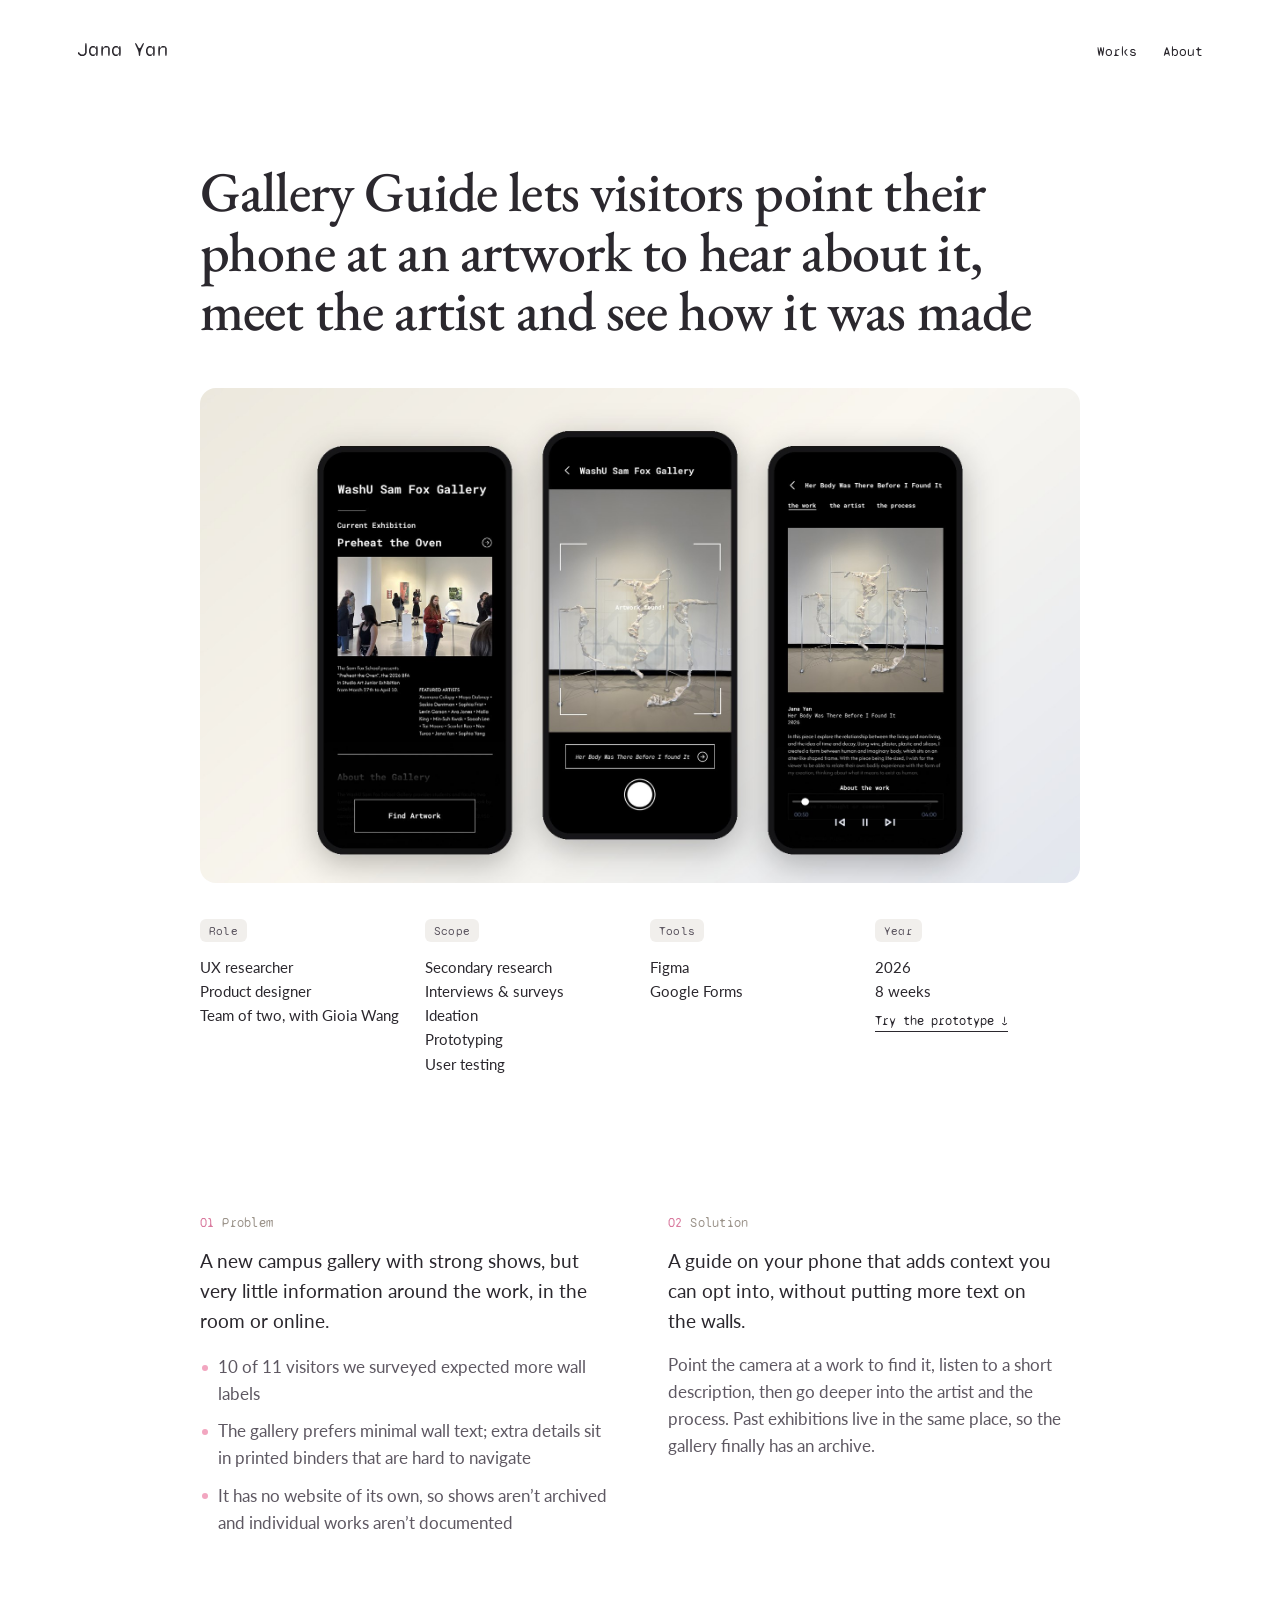
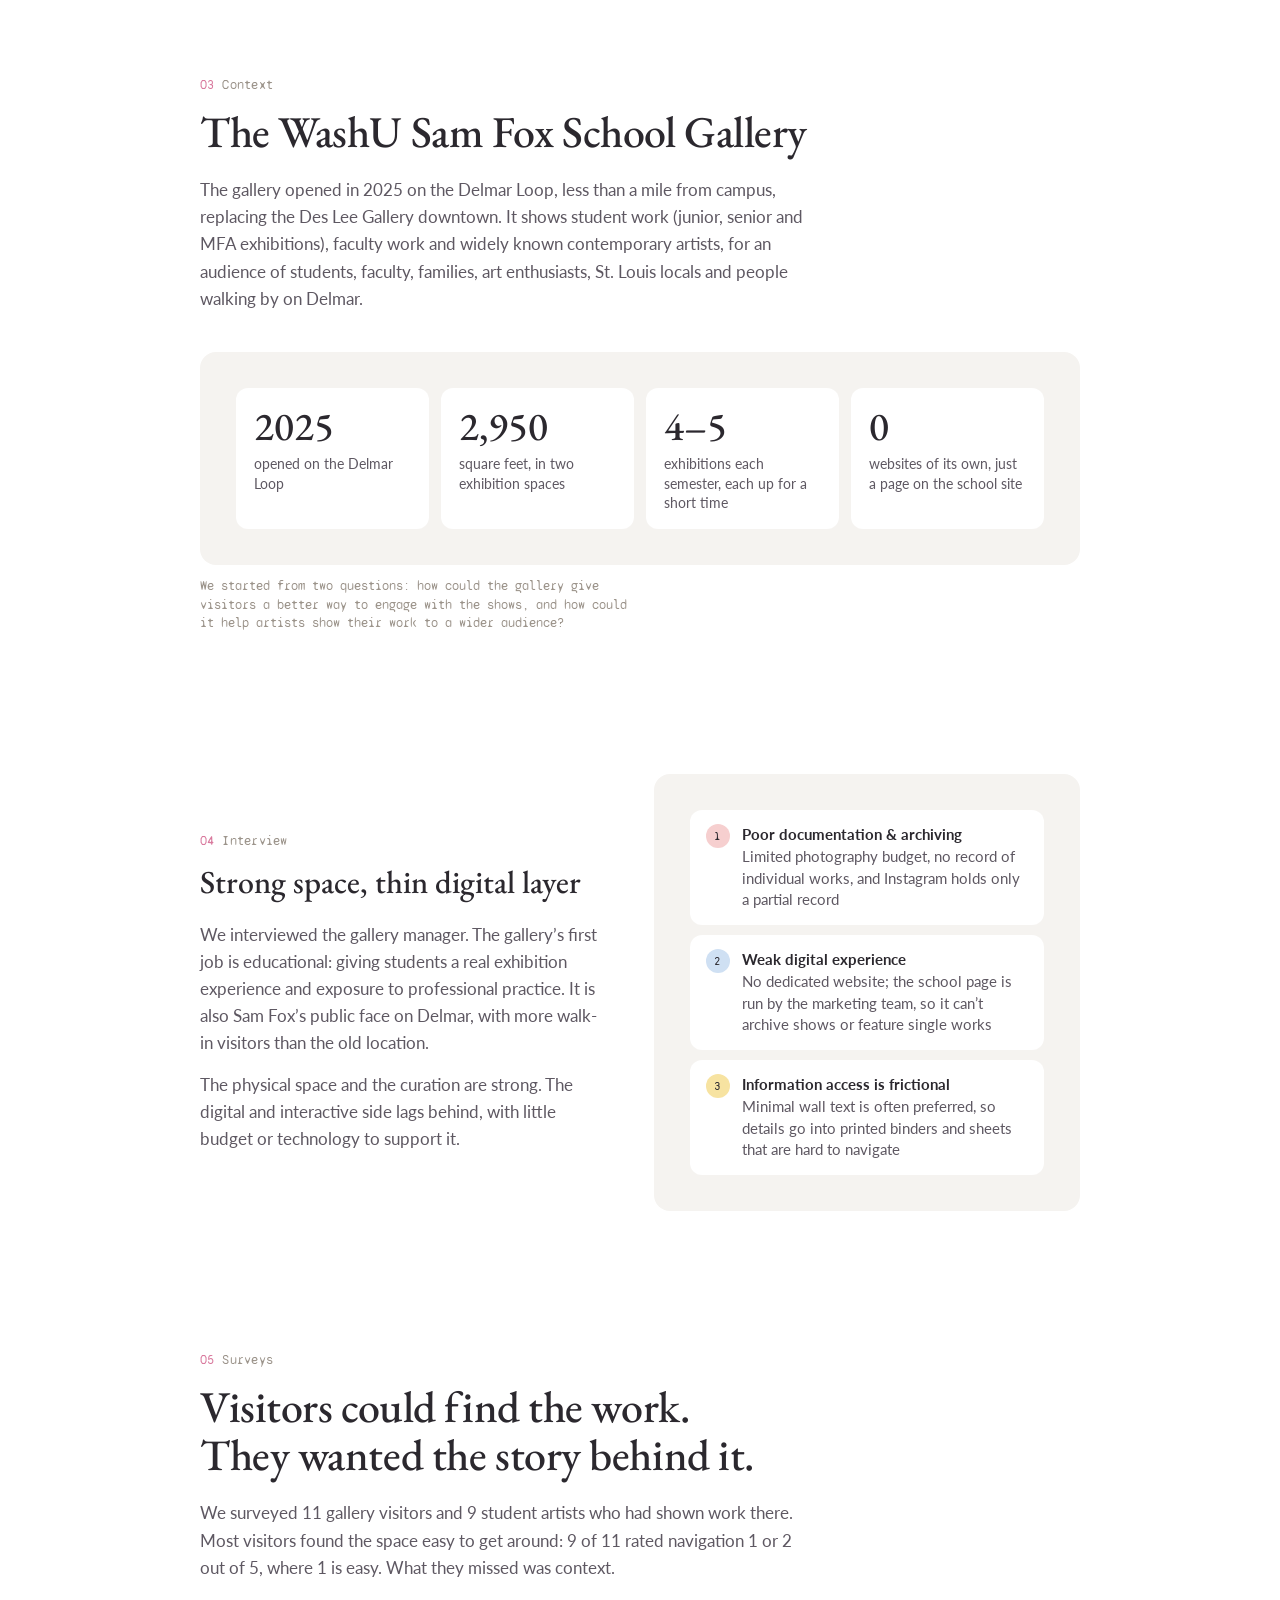
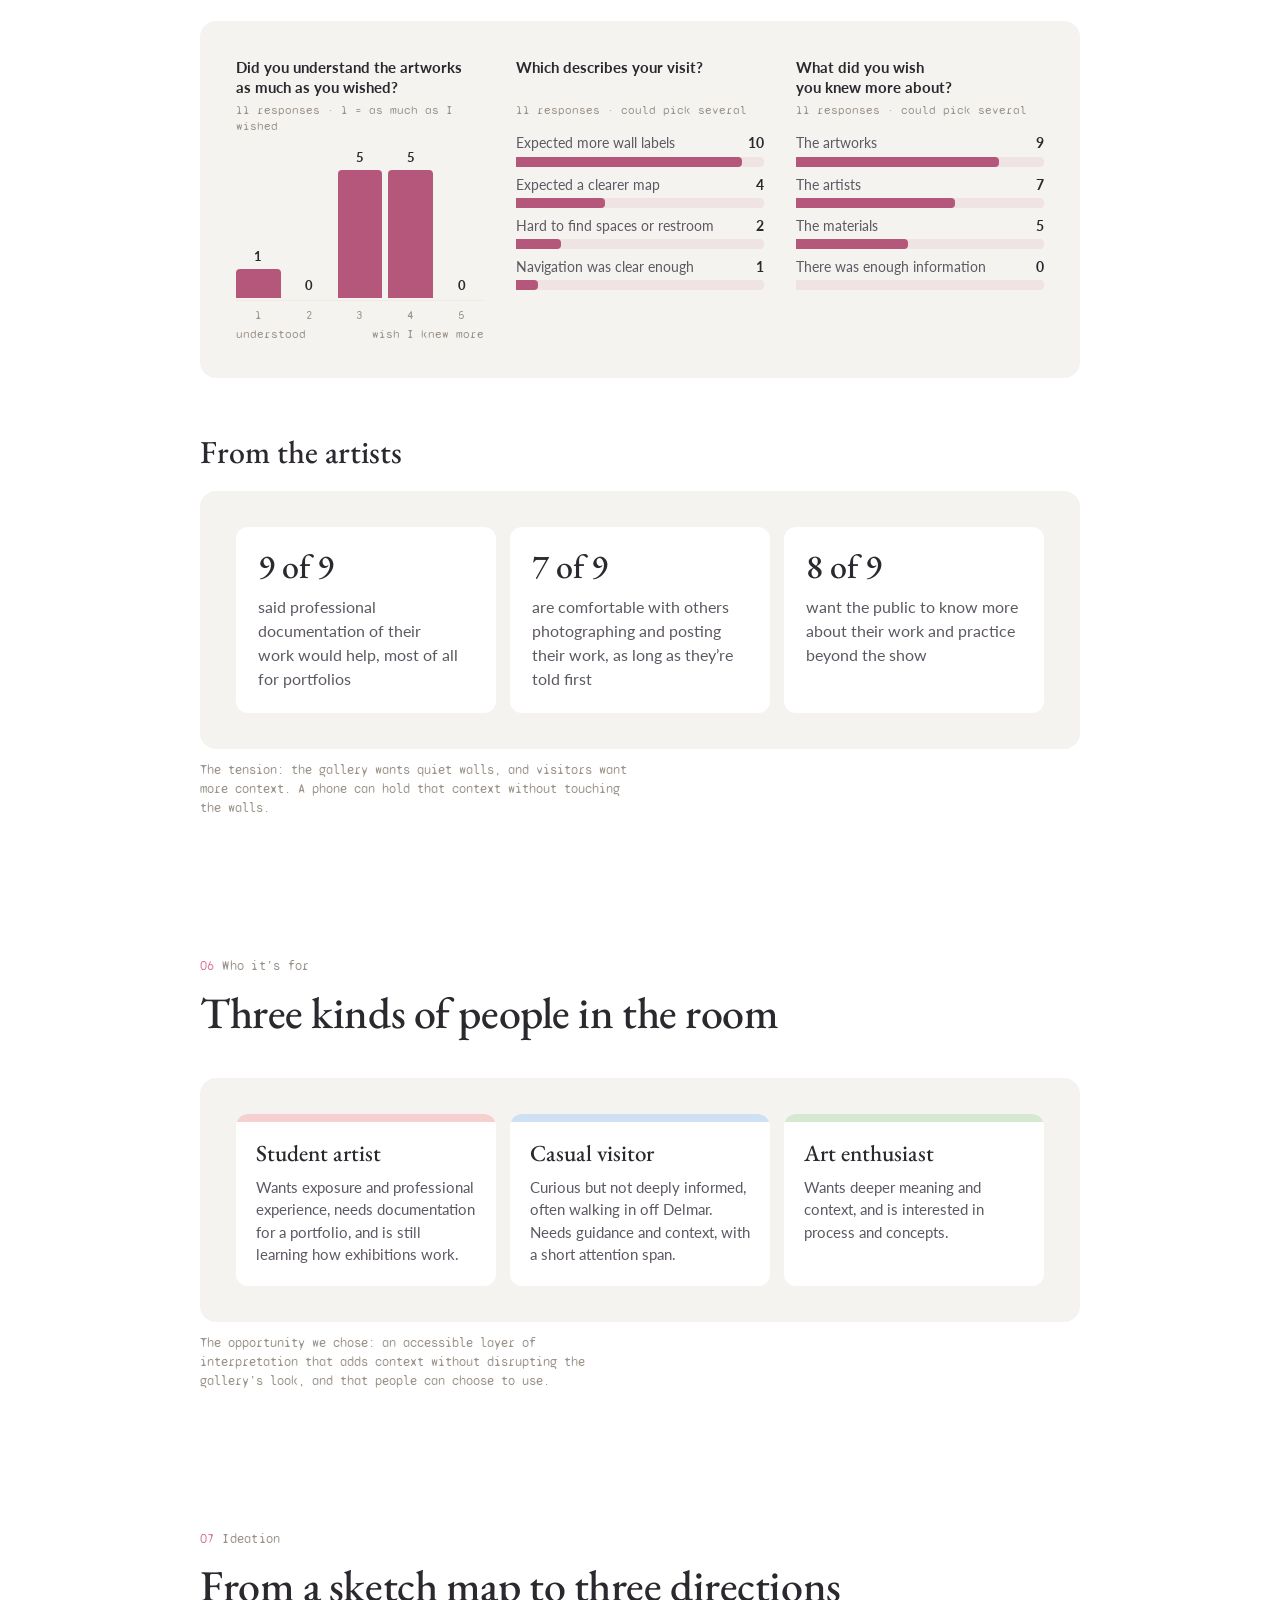
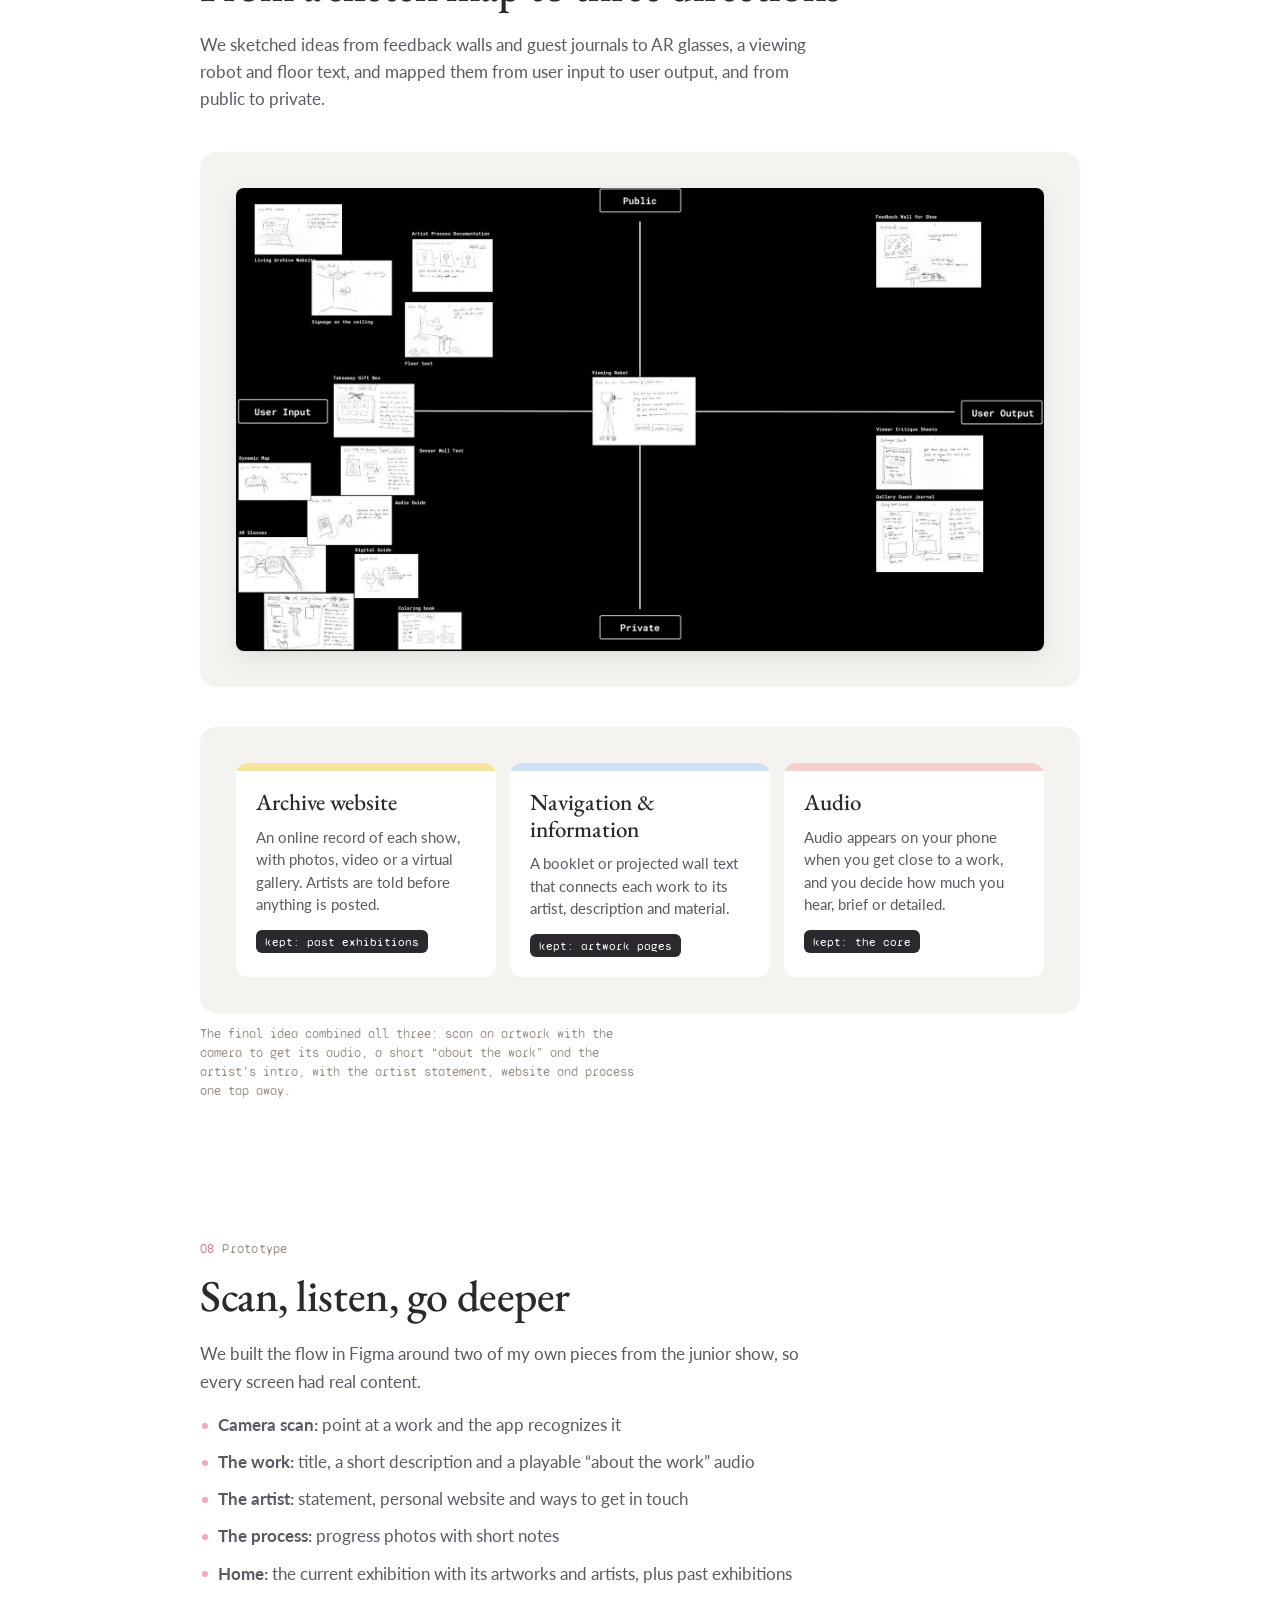
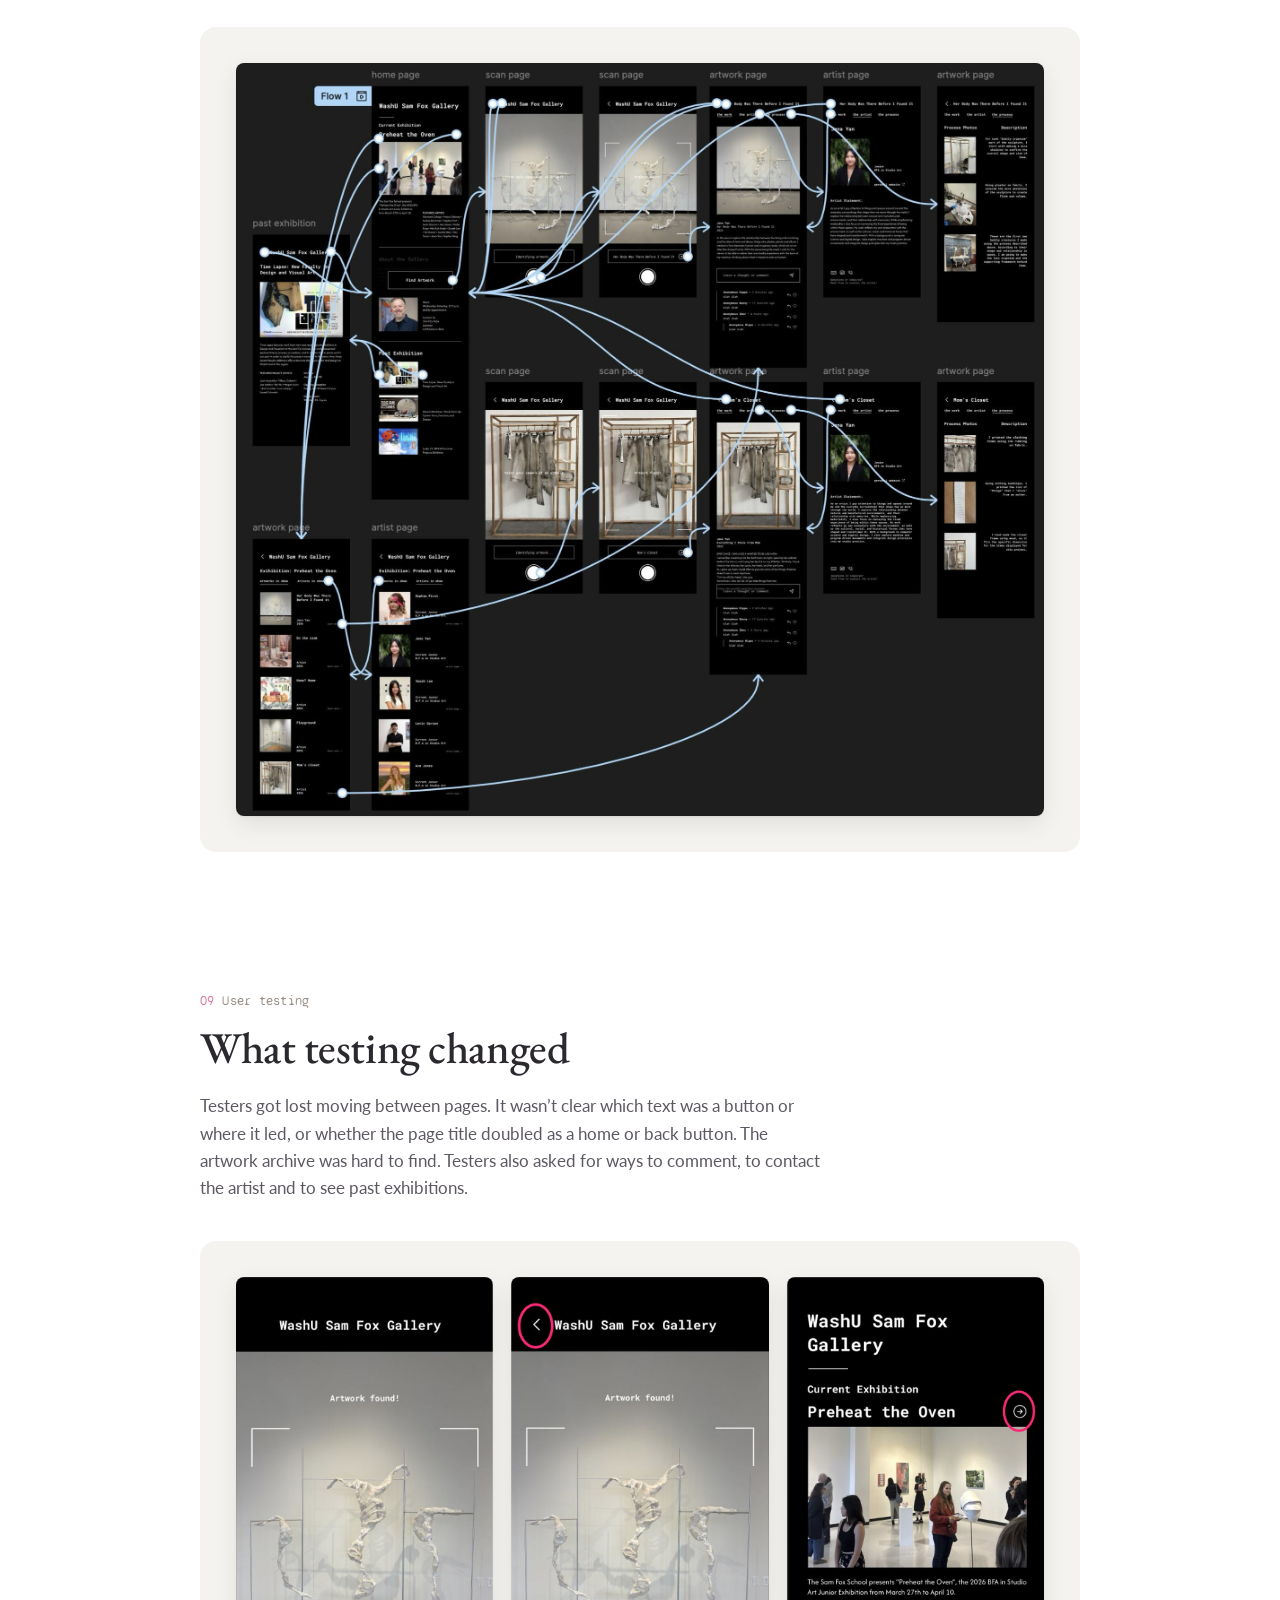
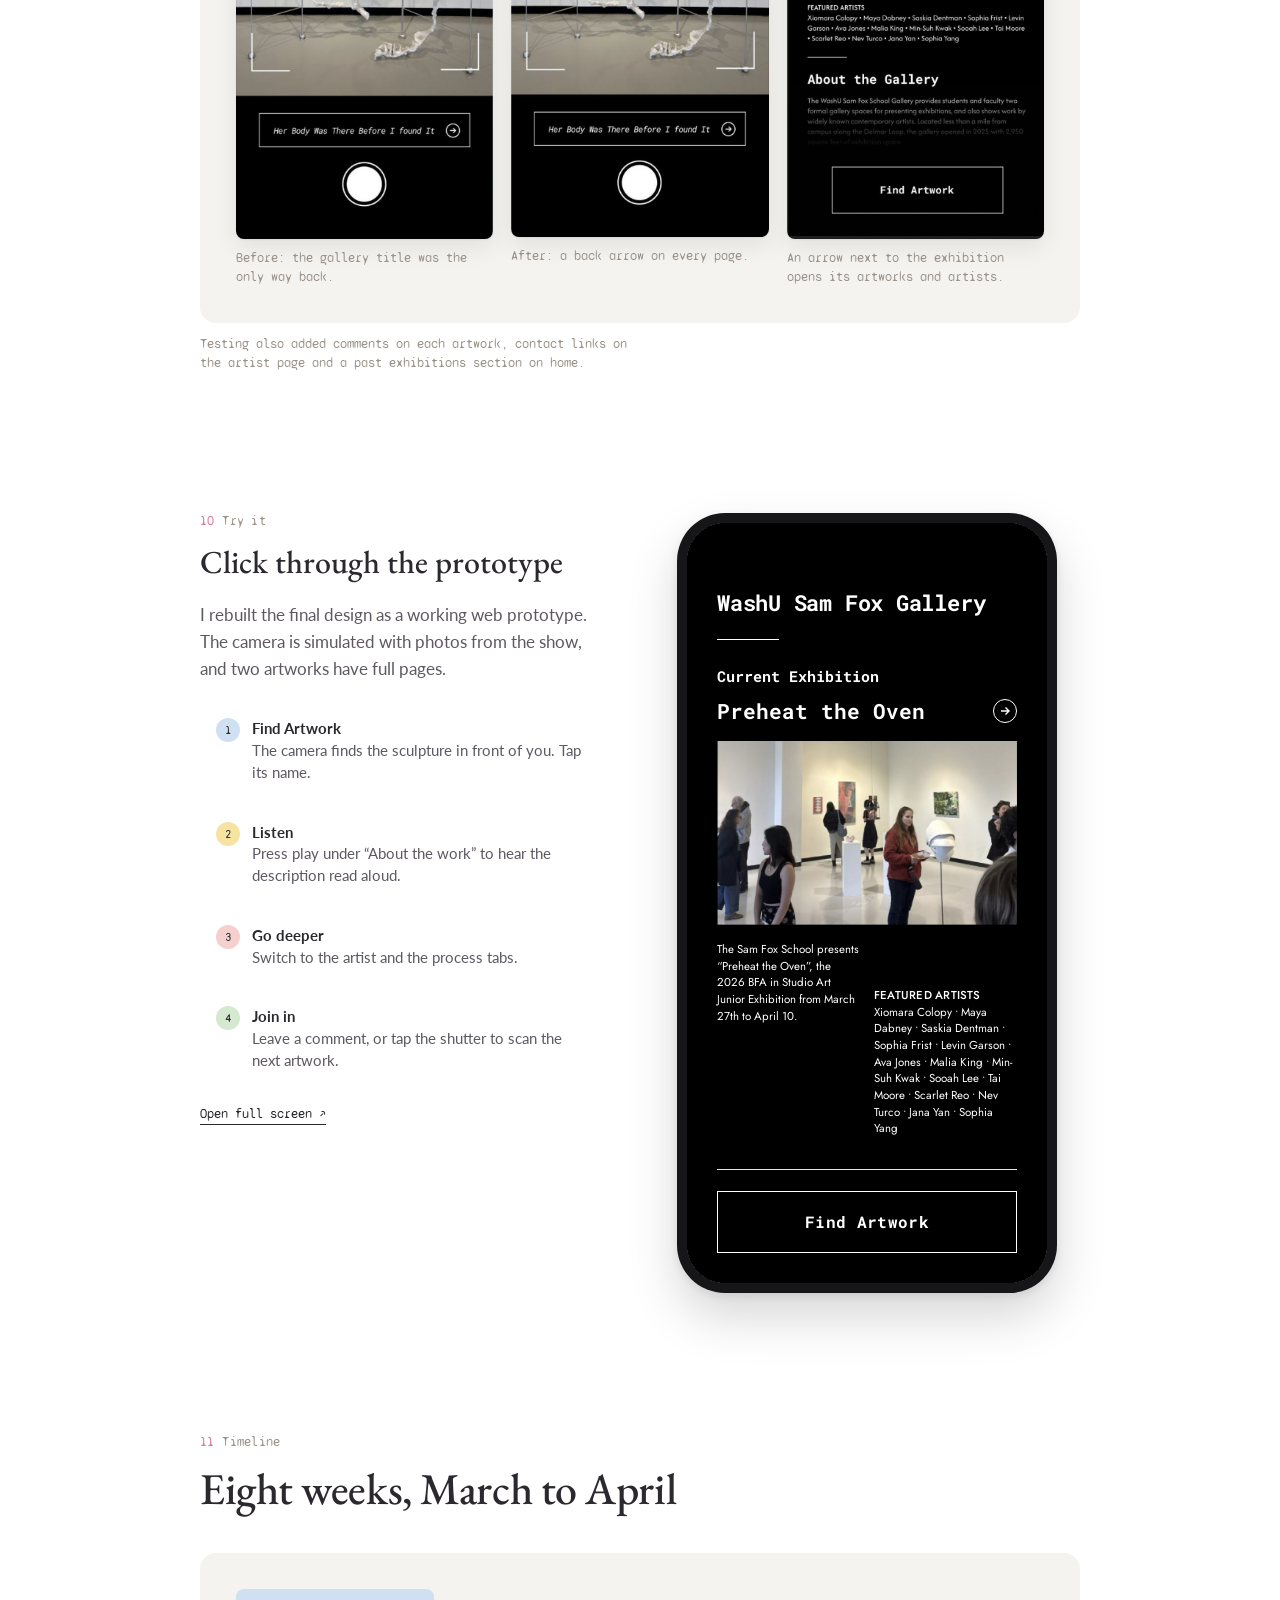
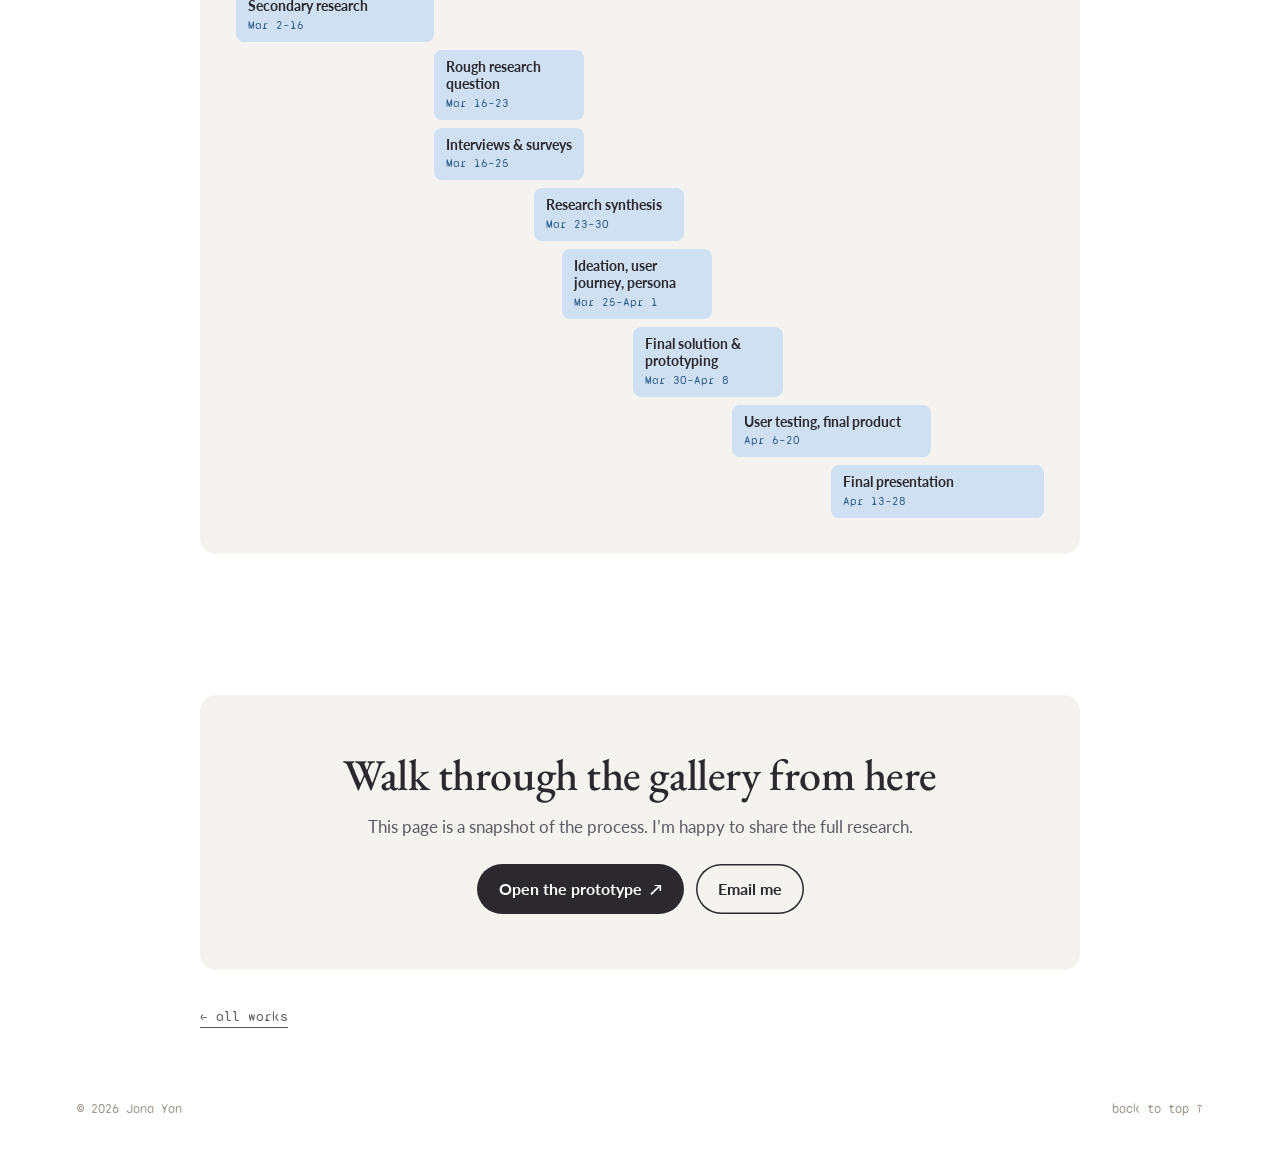
<file: gallery-guide/index.html>
<!doctype html>
<html lang="en">
<head>
<meta charset="utf-8">
<meta name="viewport" content="width=device-width, initial-scale=1, viewport-fit=cover">
<title>Gallery Guide · Jana Yan</title>
<meta name="description" content="Gallery Guide case study: a phone guide for the WashU Sam Fox School Gallery, from interviews and surveys to a clickable prototype.">
<link rel="preconnect" href="https://fonts.googleapis.com">
<link rel="preconnect" href="https://fonts.gstatic.com" crossorigin>
<link rel="stylesheet" href="https://fonts.googleapis.com/css2?family=EB+Garamond:ital,wght@0,400;0,500;1,400&family=Lato:ital,wght@0,400;0,700;1,400&family=Syne+Mono&display=swap">
<link rel="stylesheet" href="../case.css">
</head>
<body>
<!-- Gallery Guide case study. Shared layout: ../case.css. Clickable prototype: prototype/index.html -->

<header class="top" id="top">
  <div class="wrap">
    <a class="brand" href="../">Jana Yan</a>
    <nav class="nav" aria-label="Sections"><a href="../#works">Works</a><a href="../#about">About</a></nav>
  </div>
</header>

<main class="wrap">
<div class="col">

  <!-- ===== hero ===== -->
  <section class="hero" aria-labelledby="t">
    <h1 id="t">Gallery Guide lets visitors point their phone at an artwork to hear about it, meet the artist and see how it was made</h1>
    <figure class="panel" style="margin-bottom:0">
      <img src="hero.jpg" width="2000" height="1125" alt="Three Gallery Guide screens: the WashU Sam Fox Gallery home page with the current exhibition, the camera finding a sculpture, and the artwork page with its description and audio player">
    </figure>
    <div class="meta">
      <div><h2>Role</h2><ul><li>UX researcher</li><li>Product designer</li><li>Team of two, with Gioia Wang</li></ul></div>
      <div><h2>Scope</h2><ul><li>Secondary research</li><li>Interviews &amp; surveys</li><li>Ideation</li><li>Prototyping</li><li>User testing</li></ul></div>
      <div><h2>Tools</h2><ul><li>Figma</li><li>Google Forms</li></ul></div>
      <div><h2>Year</h2><ul><li>2026</li><li>8 weeks</li></ul><a class="live" href="#try">Try the prototype ↓</a></div>
    </div>
  </section>

  <!-- ===== problem / solution ===== -->
  <section class="sec two" aria-label="Problem and solution">
    <div>
      <span class="k"><b>01</b>Problem</span>
      <p class="lead">A new campus gallery with strong shows, but very little information around the work, in the room or online.</p>
      <ul class="dots">
        <li>10 of 11 visitors we surveyed expected more wall labels</li>
        <li>The gallery prefers minimal wall text; extra details sit in printed binders that are hard to navigate</li>
        <li>It has no website of its own, so shows aren’t archived and individual works aren’t documented</li>
      </ul>
    </div>
    <div>
      <span class="k"><b>02</b>Solution</span>
      <p class="lead">A guide on your phone that adds context you can opt into, without putting more text on the walls.</p>
      <p>Point the camera at a work to find it, listen to a short description, then go deeper into the artist and the process. Past exhibitions live in the same place, so the gallery finally has an archive.</p>
    </div>
  </section>

  <!-- ===== context ===== -->
  <section class="sec" aria-labelledby="c-h">
    <span class="k"><b>03</b>Context</span>
    <h2 id="c-h">The WashU Sam Fox School Gallery</h2>
    <p>The gallery opened in 2025 on the Delmar Loop, less than a mile from campus, replacing the Des Lee Gallery downtown. It shows student work (junior, senior and MFA exhibitions), faculty work and widely known contemporary artists, for an audience of students, faculty, families, art enthusiasts, St. Louis locals and people walking by on Delmar.</p>
    <div class="panel pad stats">
      <div><b>2025</b><span>opened on the Delmar Loop</span></div>
      <div><b>2,950</b><span>square feet, in two exhibition spaces</span></div>
      <div><b>4–5</b><span>exhibitions each semester, each up for a short time</span></div>
      <div><b>0</b><span>websites of its own, just a page on the school site</span></div>
    </div>
    <p class="cap">We started from two questions: how could the gallery give visitors a better way to engage with the shows, and how could it help artists show their work to a wider audience?</p>
  </section>

  <!-- ===== interview ===== -->
  <section class="sec split" aria-labelledby="i-h">
    <div>
      <span class="k"><b>04</b>Interview</span>
      <h3 id="i-h">Strong space, thin digital layer</h3>
      <p>We interviewed the gallery manager. The gallery’s first job is educational: giving students a real exhibition experience and exposure to professional practice. It is also Sam Fox’s public face on Delmar, with more walk-in visitors than the old location.</p>
      <p>The physical space and the curation are strong. The digital and interactive side lags behind, with little budget or technology to support it.</p>
    </div>
    <div class="panel pad">
      <ol class="flow" aria-label="Pain points from the interview">
        <li style="--c:var(--t-pink)"><b>Poor documentation &amp; archiving</b>Limited photography budget, no record of individual works, and Instagram holds only a partial record</li>
        <li style="--c:var(--t-blue)"><b>Weak digital experience</b>No dedicated website; the school page is run by the marketing team, so it can’t archive shows or feature single works</li>
        <li style="--c:var(--t-yellow)"><b>Information access is frictional</b>Minimal wall text is often preferred, so details go into printed binders and sheets that are hard to navigate</li>
      </ol>
    </div>
  </section>

  <!-- ===== surveys ===== -->
  <section class="sec" aria-labelledby="s-h">
    <span class="k"><b>05</b>Surveys</span>
    <h2 id="s-h">Visitors could find the work. They wanted the story behind it.</h2>
    <p>We surveyed 11 gallery visitors and 9 student artists who had shown work there. Most visitors found the space easy to get around: 9 of 11 rated navigation 1 or 2 out of 5, where 1 is easy. What they missed was context.</p>

    <div class="panel pad charts">
      <div class="chart">
        <h3>Did you understand the artworks as much as you wished?</h3>
        <div class="n">11 responses · 1 = as much as I wished</div>
        <div class="cols" role="img" aria-label="Ratings: 1, one person; 2, none; 3, five people; 4, five people; 5, none">
          <div title="1: 1 person">1<span style="--v:20%"></span></div>
          <div title="2: 0 people">0<span style="--v:0%"></span></div>
          <div title="3: 5 people">5<span style="--v:100%"></span></div>
          <div title="4: 5 people">5<span style="--v:100%"></span></div>
          <div title="5: 0 people">0<span style="--v:0%"></span></div>
        </div>
        <div class="axis"><span>1</span><span>2</span><span>3</span><span>4</span><span>5</span></div>
        <div class="axis-note"><span>understood</span><span>wish I knew more</span></div>
      </div>
      <div class="chart">
        <h3>Which describes your visit?</h3>
        <div class="n">11 responses · could pick several</div>
        <ul class="bars">
          <li title="10 of 11">Expected more wall labels <b>10</b><span class="track"><span class="fill" style="--v:91%"></span></span></li>
          <li title="4 of 11">Expected a clearer map <b>4</b><span class="track"><span class="fill" style="--v:36%"></span></span></li>
          <li title="2 of 11">Hard to find spaces or restroom <b>2</b><span class="track"><span class="fill" style="--v:18%"></span></span></li>
          <li title="1 of 11">Navigation was clear enough <b>1</b><span class="track"><span class="fill" style="--v:9%"></span></span></li>
        </ul>
      </div>
      <div class="chart">
        <h3>What did you wish you knew more about?</h3>
        <div class="n">11 responses · could pick several</div>
        <ul class="bars">
          <li title="9 of 11">The artworks <b>9</b><span class="track"><span class="fill" style="--v:82%"></span></span></li>
          <li title="7 of 11">The artists <b>7</b><span class="track"><span class="fill" style="--v:64%"></span></span></li>
          <li title="5 of 11">The materials <b>5</b><span class="track"><span class="fill" style="--v:45%"></span></span></li>
          <li title="0 of 11">There was enough information <b>0</b><span class="track"><span class="fill" style="--v:0%"></span></span></li>
        </ul>
      </div>
    </div>

    <h3 style="margin-top:56px">From the artists</h3>
    <div class="panel pad grid3" style="margin-top:20px">
      <div class="pr"><span class="big">9 of 9</span><p>said professional documentation of their work would help, most of all for portfolios</p></div>
      <div class="pr"><span class="big">7 of 9</span><p>are comfortable with others photographing and posting their work, as long as they’re told first</p></div>
      <div class="pr"><span class="big">8 of 9</span><p>want the public to know more about their work and practice beyond the show</p></div>
    </div>
    <p class="cap">The tension: the gallery wants quiet walls, and visitors want more context. A phone can hold that context without touching the walls.</p>
  </section>

  <!-- ===== personas ===== -->
  <section class="sec" aria-labelledby="pe-h">
    <span class="k"><b>06</b>Who it’s for</span>
    <h2 id="pe-h">Three kinds of people in the room</h2>
    <div class="panel pad grid3">
      <div class="idea" style="--c:var(--t-pink)"><span class="sw"></span><div><h3>Student artist</h3><p>Wants exposure and professional experience, needs documentation for a portfolio, and is still learning how exhibitions work.</p></div></div>
      <div class="idea" style="--c:var(--t-blue)"><span class="sw"></span><div><h3>Casual visitor</h3><p>Curious but not deeply informed, often walking in off Delmar. Needs guidance and context, with a short attention span.</p></div></div>
      <div class="idea" style="--c:var(--t-green)"><span class="sw"></span><div><h3>Art enthusiast</h3><p>Wants deeper meaning and context, and is interested in process and concepts.</p></div></div>
    </div>
    <p class="cap">The opportunity we chose: an accessible layer of interpretation that adds context without disrupting the gallery’s look, and that people can choose to use.</p>
  </section>

  <!-- ===== ideation ===== -->
  <section class="sec" aria-labelledby="id-h">
    <span class="k"><b>07</b>Ideation</span>
    <h2 id="id-h">From a sketch map to three directions</h2>
    <p>We sketched ideas from feedback walls and guest journals to AR glasses, a viewing robot and floor text, and mapped them from user input to user output, and from public to private.</p>
    <figure class="panel pad"><img src="ideation.jpg" width="1800" height="1032" loading="lazy" alt="Ideation map: hand-drawn sketches such as a living archive website, signage on the ceiling, audio guide, AR glasses, dynamic map, viewing robot and guest journal, placed on axes from user input to user output and public to private" class="framed"></figure>
    <div class="panel pad grid3">
      <div class="idea" style="--c:var(--t-yellow)"><span class="sw"></span><div><h3>Archive website</h3><p>An online record of each show, with photos, video or a virtual gallery. Artists are told before anything is posted.</p><span class="tagk on">kept: past exhibitions</span></div></div>
      <div class="idea" style="--c:var(--t-blue)"><span class="sw"></span><div><h3>Navigation &amp; information</h3><p>A booklet or projected wall text that connects each work to its artist, description and material.</p><span class="tagk on">kept: artwork pages</span></div></div>
      <div class="idea" style="--c:var(--t-pink)"><span class="sw"></span><div><h3>Audio</h3><p>Audio appears on your phone when you get close to a work, and you decide how much you hear, brief or detailed.</p><span class="tagk on">kept: the core</span></div></div>
    </div>
    <p class="cap">The final idea combined all three: scan an artwork with the camera to get its audio, a short “about the work” and the artist’s intro, with the artist statement, website and process one tap away.</p>
  </section>

  <!-- ===== prototype ===== -->
  <section class="sec" aria-labelledby="pr-h">
    <span class="k"><b>08</b>Prototype</span>
    <h2 id="pr-h">Scan, listen, go deeper</h2>
    <p>We built the flow in Figma around two of my own pieces from the junior show, so every screen had real content.</p>
    <ul class="dots">
      <li><strong>Camera scan:</strong> point at a work and the app recognizes it</li>
      <li><strong>The work:</strong> title, a short description and a playable “about the work” audio</li>
      <li><strong>The artist:</strong> statement, personal website and ways to get in touch</li>
      <li><strong>The process:</strong> progress photos with short notes</li>
      <li><strong>Home:</strong> the current exhibition with its artworks and artists, plus past exhibitions</li>
    </ul>
    <figure class="panel pad"><img src="flow.jpg" width="1800" height="1679" loading="lazy" alt="Figma prototype flow connecting the home page, two scan pages, artwork pages, artist pages, the exhibition's artwork and artist lists, and a past exhibition page" class="framed"></figure>
  </section>

  <!-- ===== testing ===== -->
  <section class="sec" aria-labelledby="ut-h">
    <span class="k"><b>09</b>User testing</span>
    <h2 id="ut-h">What testing changed</h2>
    <p>Testers got lost moving between pages. It wasn’t clear which text was a button or where it led, or whether the page title doubled as a home or back button. The artwork archive was hard to find. Testers also asked for ways to comment, to contact the artist and to see past exhibitions.</p>
    <div class="panel pad shots n3">
      <figure><img src="test-back-before.jpg" width="700" height="1528" loading="lazy" alt="Before: the scan page with only the gallery title at the top"><figcaption>Before: the gallery title was the only way back.</figcaption></figure>
      <figure><img src="test-back-after.jpg" width="700" height="1524" loading="lazy" alt="After: the same scan page with a back arrow next to the gallery title, circled"><figcaption>After: a back arrow on every page.</figcaption></figure>
      <figure><img src="test-arrow.jpg" width="700" height="1528" loading="lazy" alt="Home page with an arrow button circled next to the current exhibition title"><figcaption>An arrow next to the exhibition opens its artworks and artists.</figcaption></figure>
    </div>
    <p class="cap">Testing also added comments on each artwork, contact links on the artist page and a past exhibitions section on home.</p>
  </section>

  <!-- ===== try it ===== -->
  <section class="sec split try" id="try" aria-labelledby="try-h">
    <div>
      <span class="k"><b>10</b>Try it</span>
      <h3 id="try-h">Click through the prototype</h3>
      <p>I rebuilt the final design as a working web prototype. The camera is simulated with photos from the show, and two artworks have full pages.</p>
      <ol class="flow" style="margin-top:22px">
        <li style="--c:var(--t-blue)"><b>Find Artwork</b>The camera finds the sculpture in front of you. Tap its name.</li>
        <li style="--c:var(--t-yellow)"><b>Listen</b>Press play under “About the work” to hear the description read aloud.</li>
        <li style="--c:var(--t-pink)"><b>Go deeper</b>Switch to the artist and the process tabs.</li>
        <li style="--c:var(--t-green)"><b>Join in</b>Leave a comment, or tap the shutter to scan the next artwork.</li>
      </ol>
      <a class="live" href="prototype/" target="_blank" rel="noopener" style="margin-top:22px">Open full screen ↗</a>
    </div>
    <div class="device">
      <iframe src="prototype/?embed=1" title="Gallery Guide clickable prototype" loading="lazy"></iframe>
    </div>
  </section>

  <!-- ===== timeline ===== -->
  <section class="sec" aria-labelledby="tl-h">
    <span class="k"><b>11</b>Timeline</span>
    <h2 id="tl-h">Eight weeks, March to April</h2>
    <div class="panel pad">
      <ol class="gantt" aria-label="Project timeline">
        <li style="--s:0;--e:14"><span>Secondary research</span><em>Mar 2–16</em></li>
        <li style="--s:14;--e:21"><span>Rough research question</span><em>Mar 16–23</em></li>
        <li style="--s:14;--e:23"><span>Interviews &amp; surveys</span><em>Mar 16–25</em></li>
        <li style="--s:21;--e:28"><span>Research synthesis</span><em>Mar 23–30</em></li>
        <li style="--s:23;--e:30"><span>Ideation, user journey, persona</span><em>Mar 25–Apr 1</em></li>
        <li style="--s:28;--e:37"><span>Final solution &amp; prototyping</span><em>Mar 30–Apr 8</em></li>
        <li style="--s:35;--e:49"><span>User testing, final product</span><em>Apr 6–20</em></li>
        <li style="--s:42;--e:57"><span>Final presentation</span><em>Apr 13–28</em></li>
      </ol>
    </div>
  </section>

  <section class="end" aria-label="Try the prototype">
    <h2>Walk through the gallery from here</h2>
    <p>This page is a snapshot of the process. I’m happy to share the full research.</p>
    <a class="btn" href="prototype/" target="_blank" rel="noopener">Open the prototype <span aria-hidden="true">↗</span></a>
    <a class="btn ghost" href="mailto:yanjana002@gmail.com">Email me</a>
  </section>

  <a class="back" href="../#works">← all works</a>

</div>
</main>

<footer>
  <div class="wrap"><span>© 2026 Jana Yan</span><a href="#top">back to top ↑</a></div>
</footer>

</body>
</html>
</file>
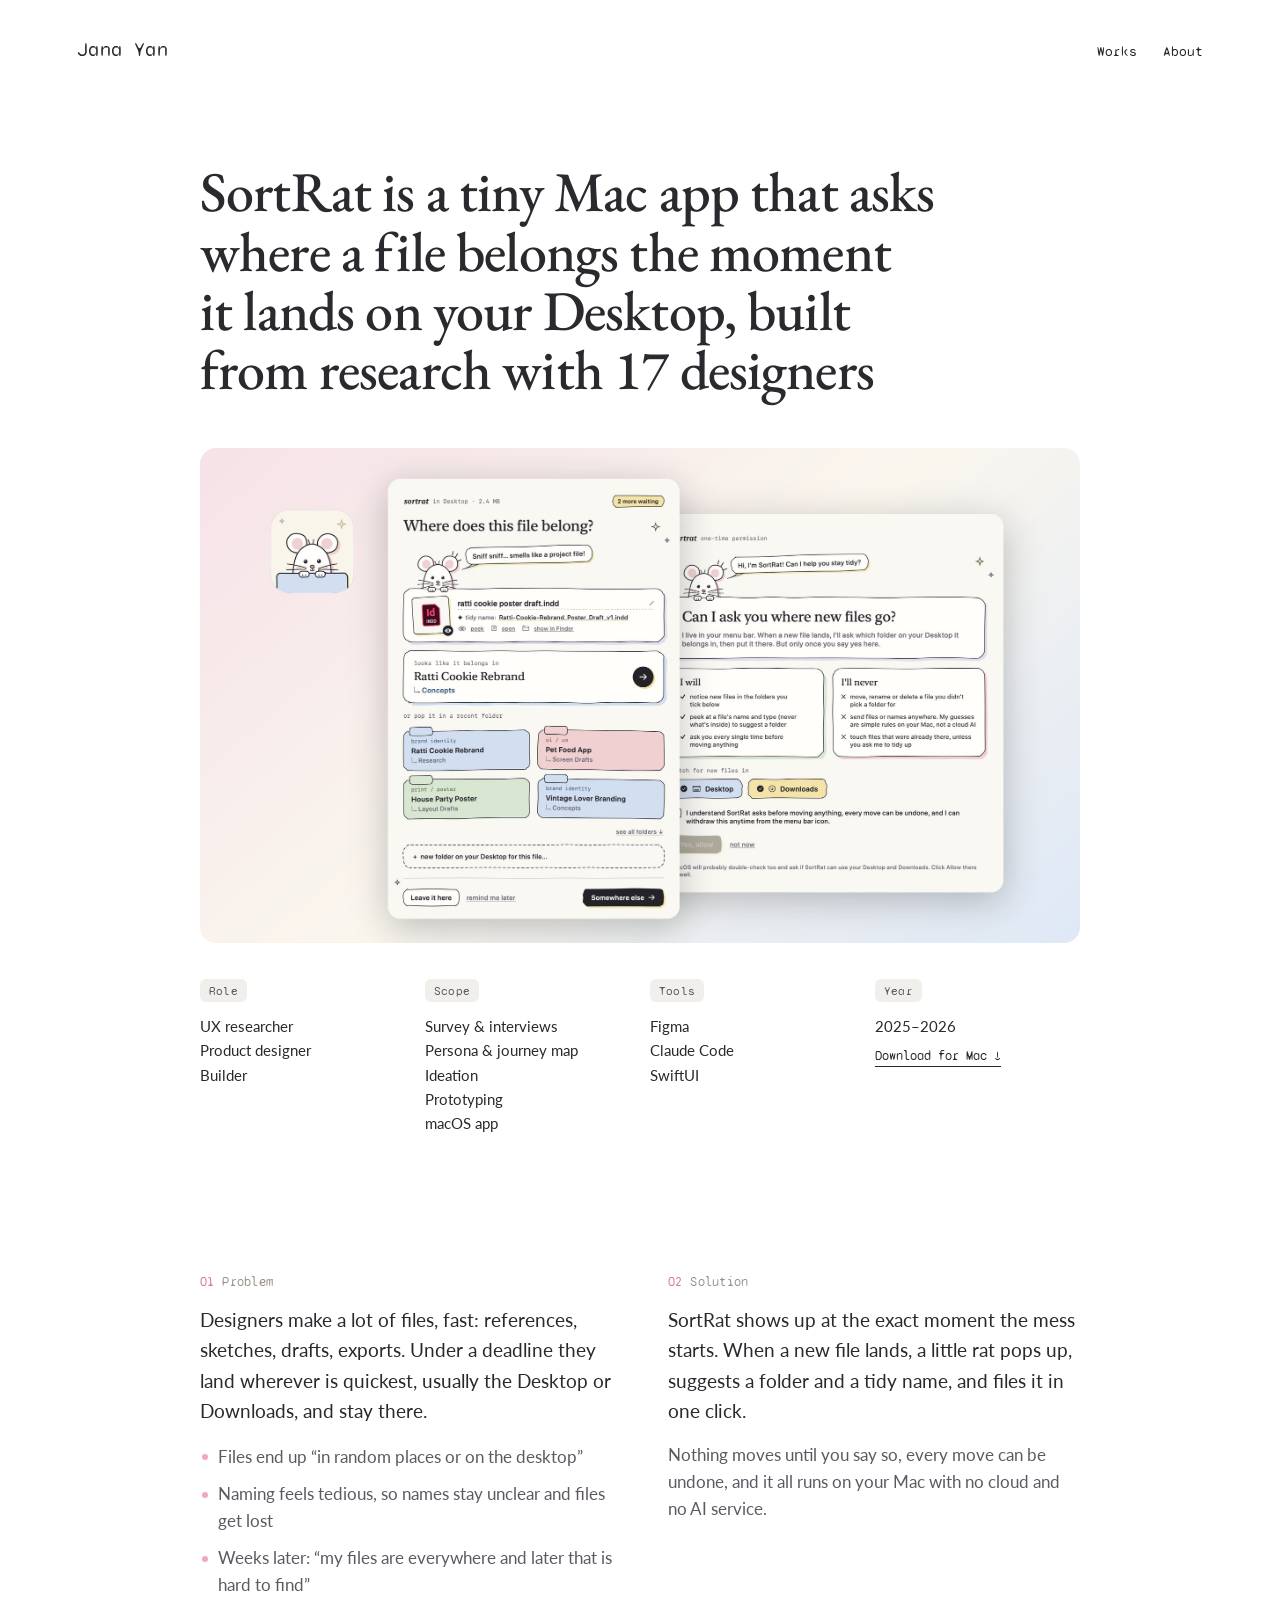
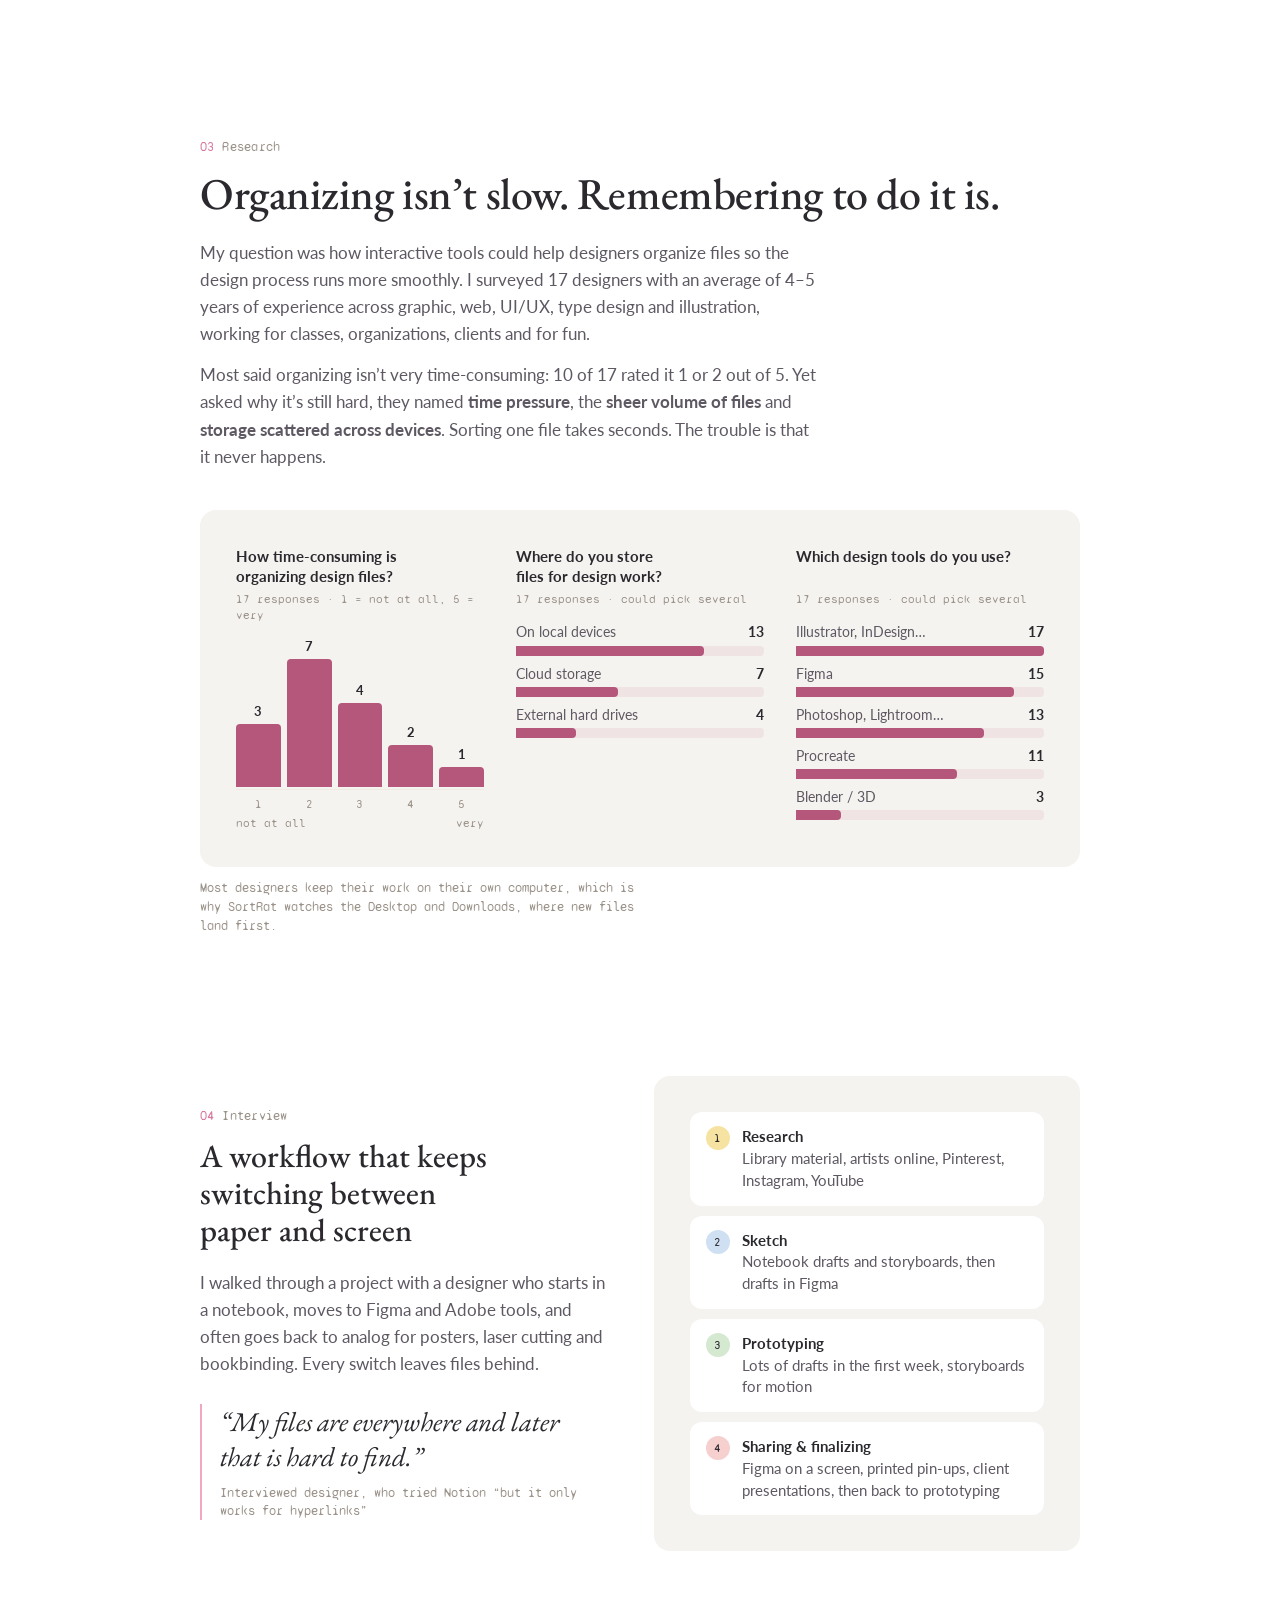
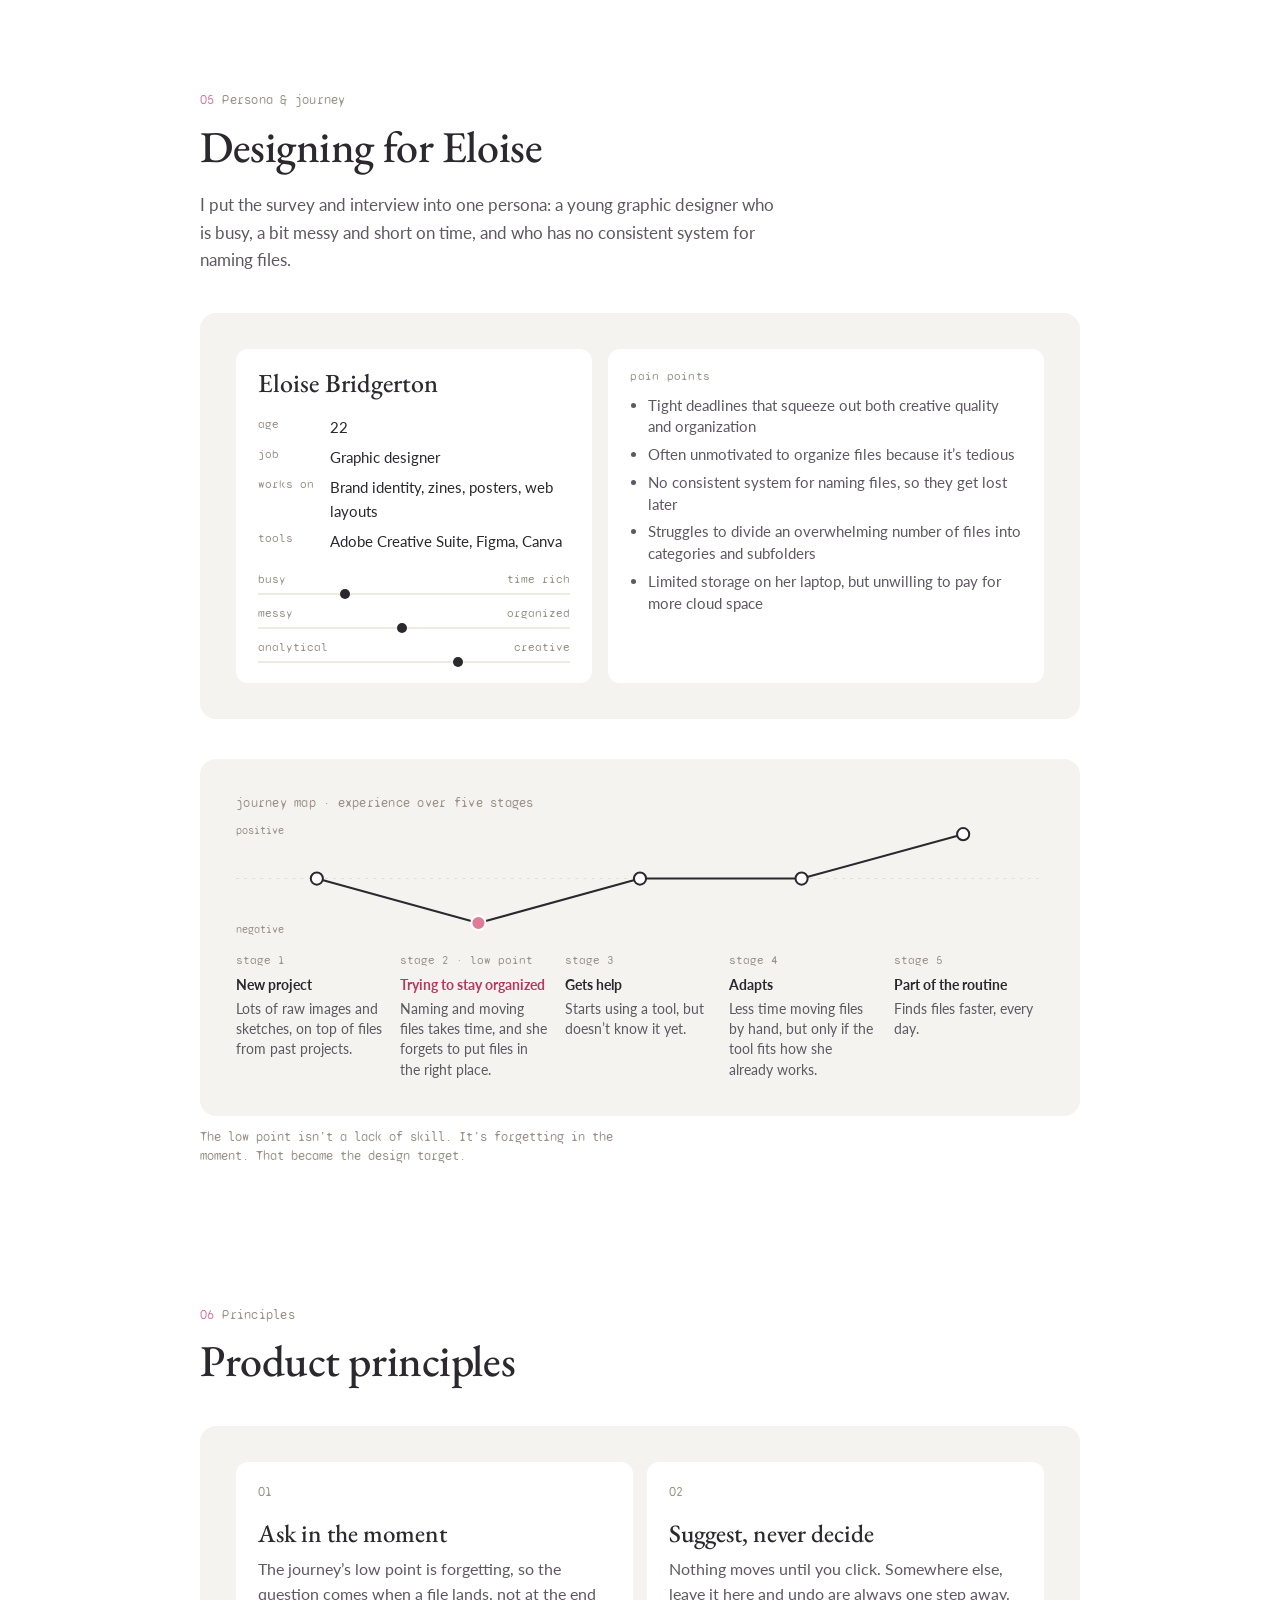
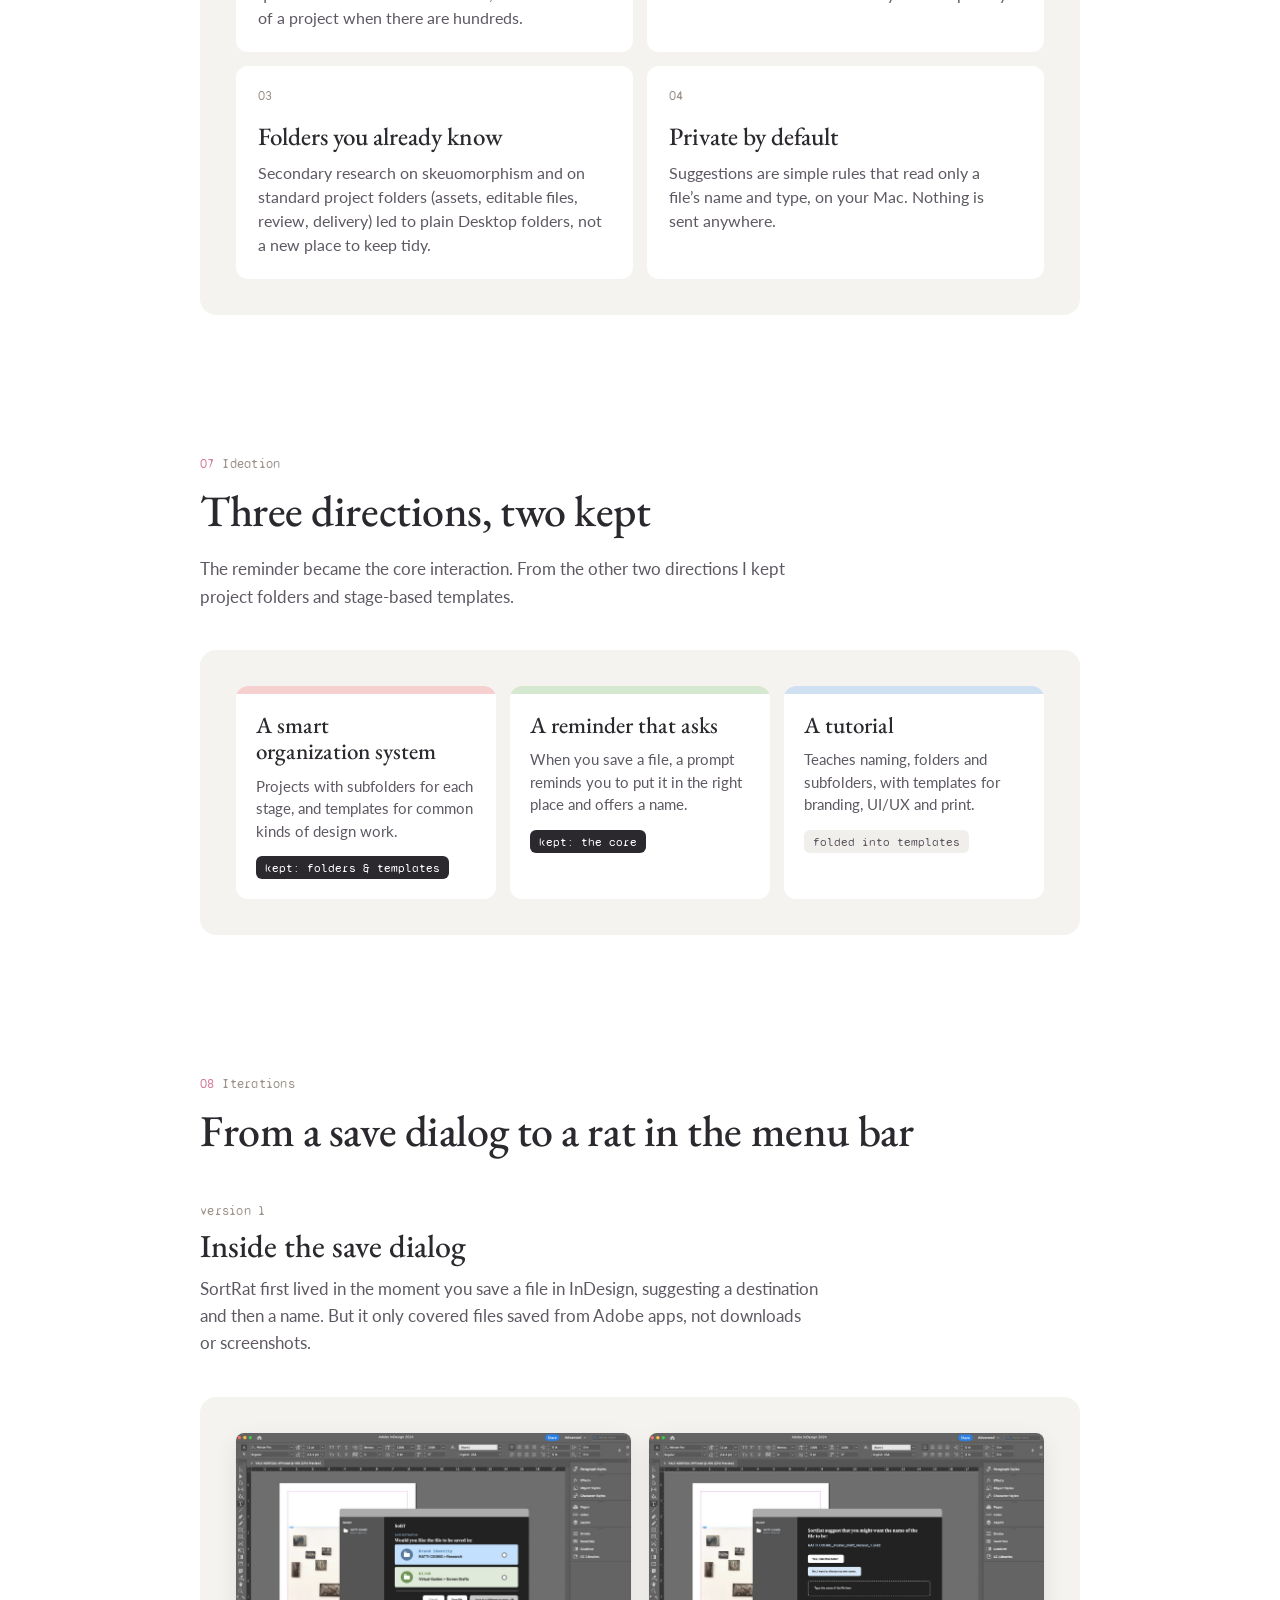
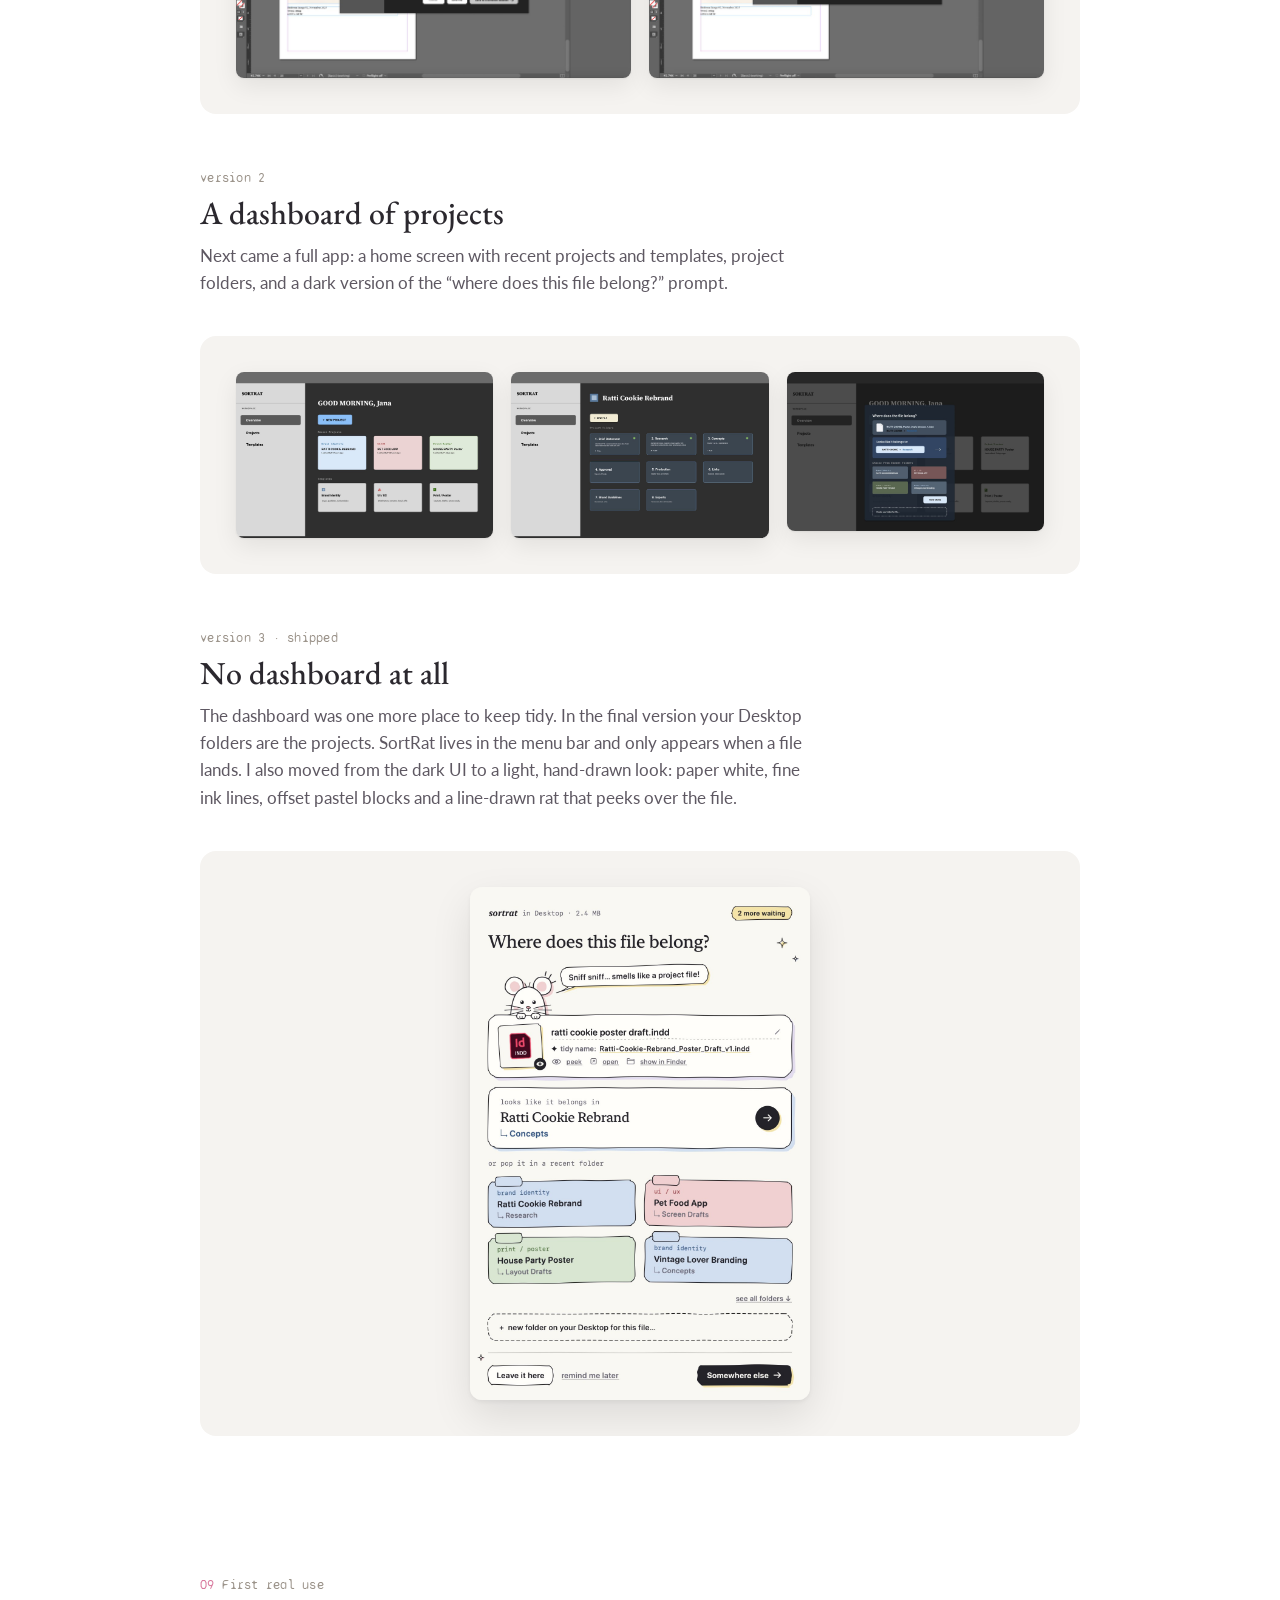
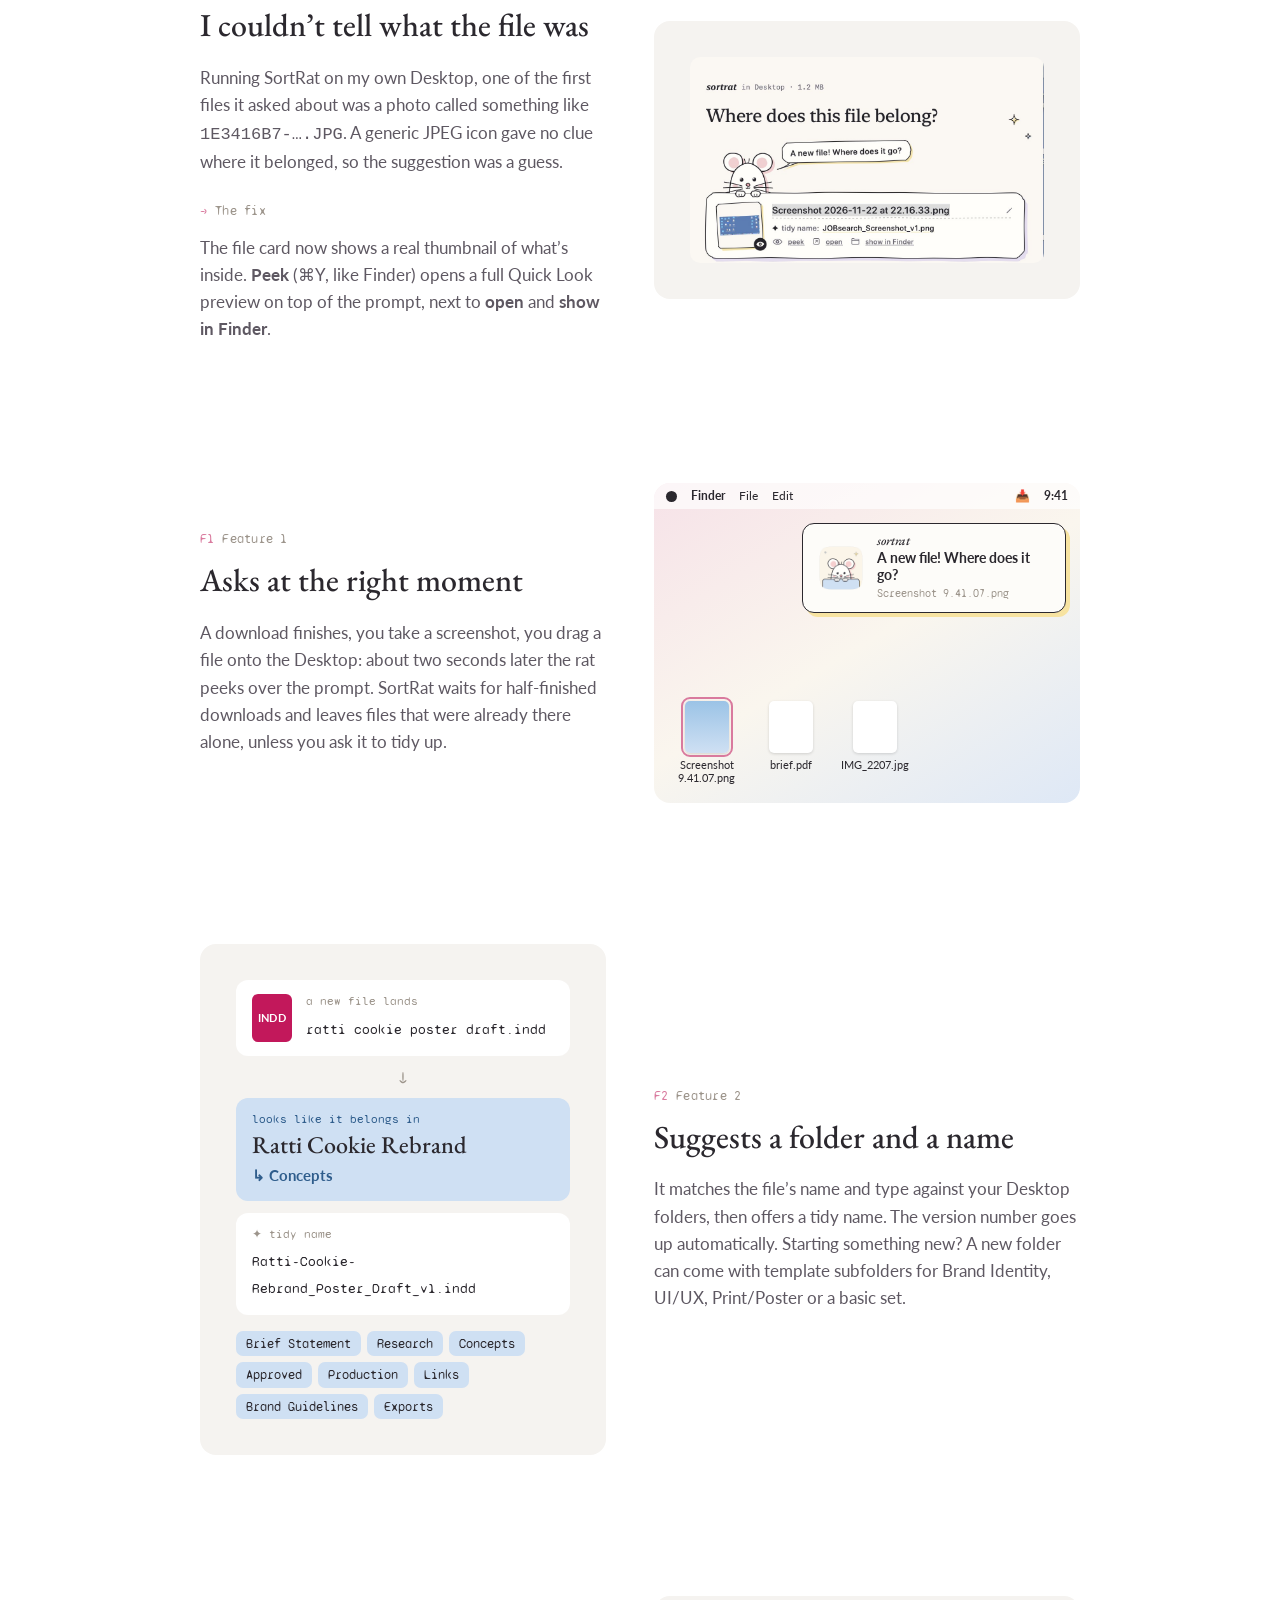
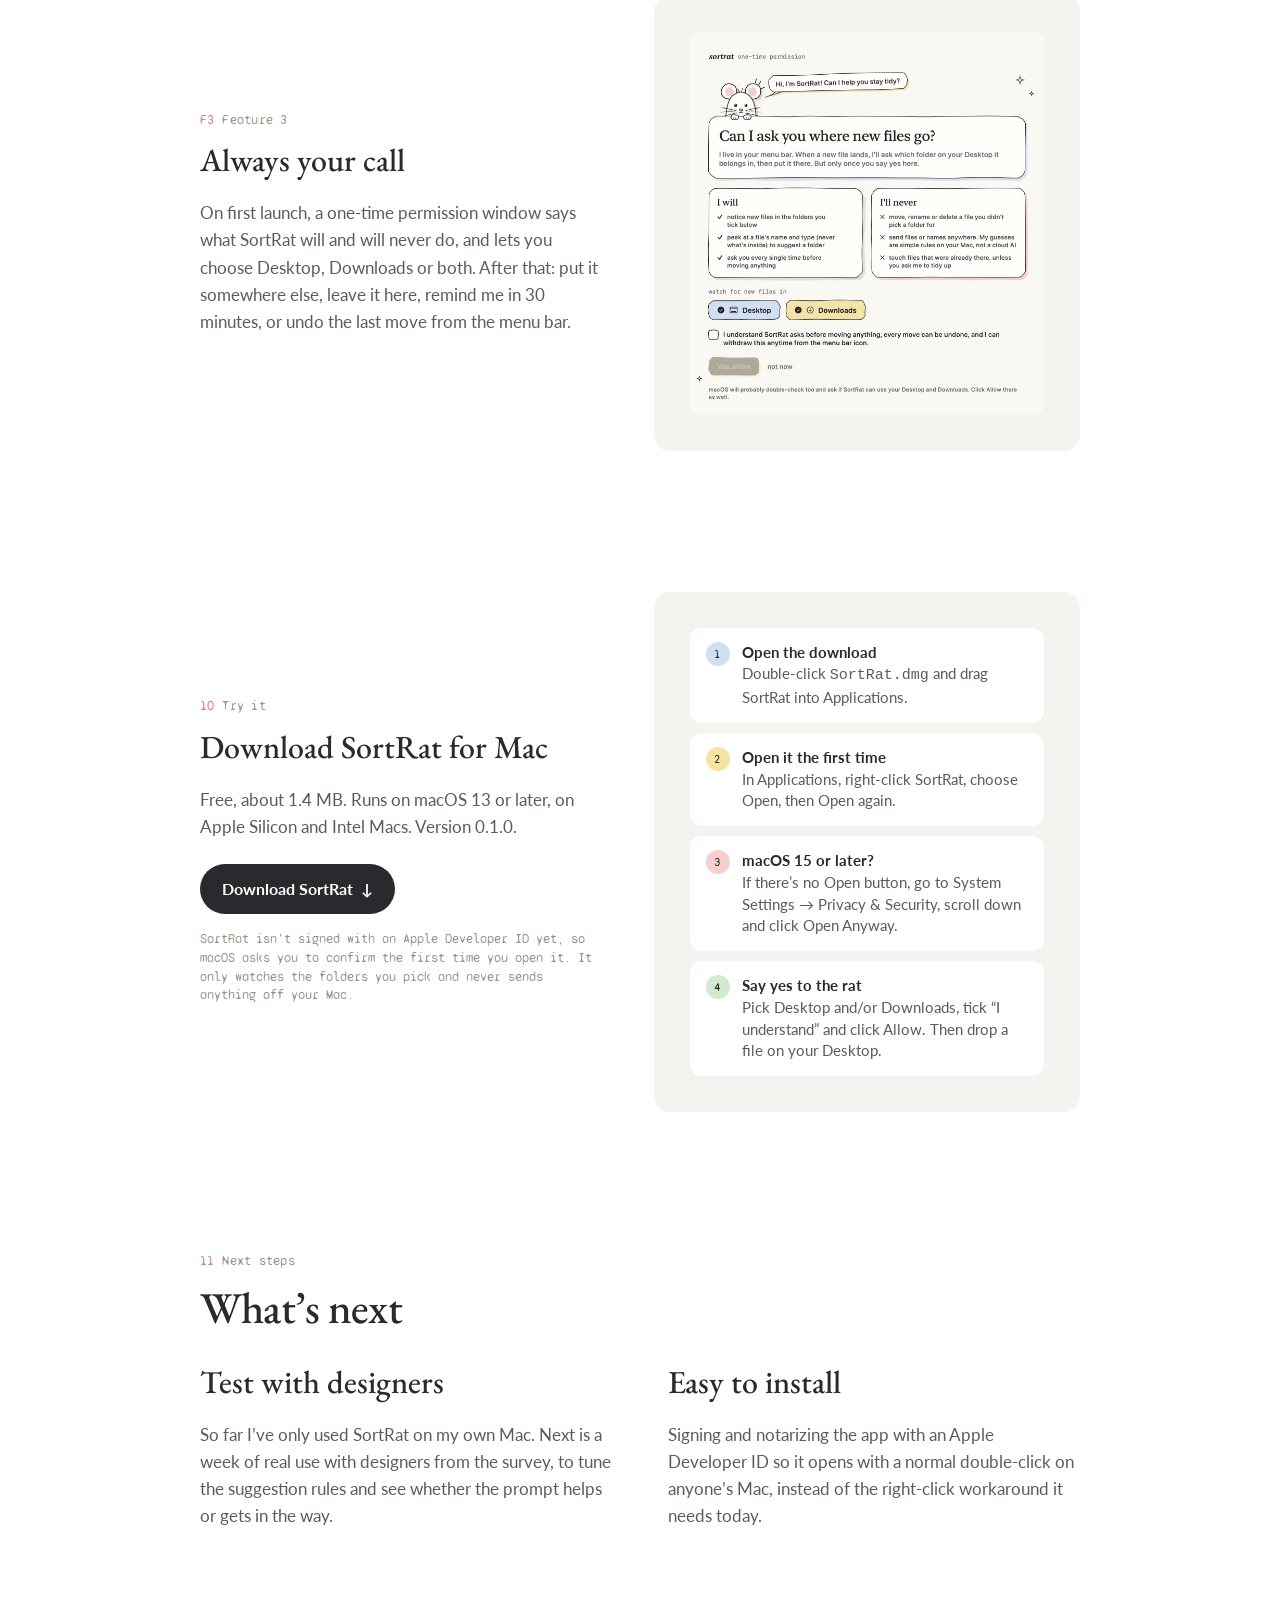
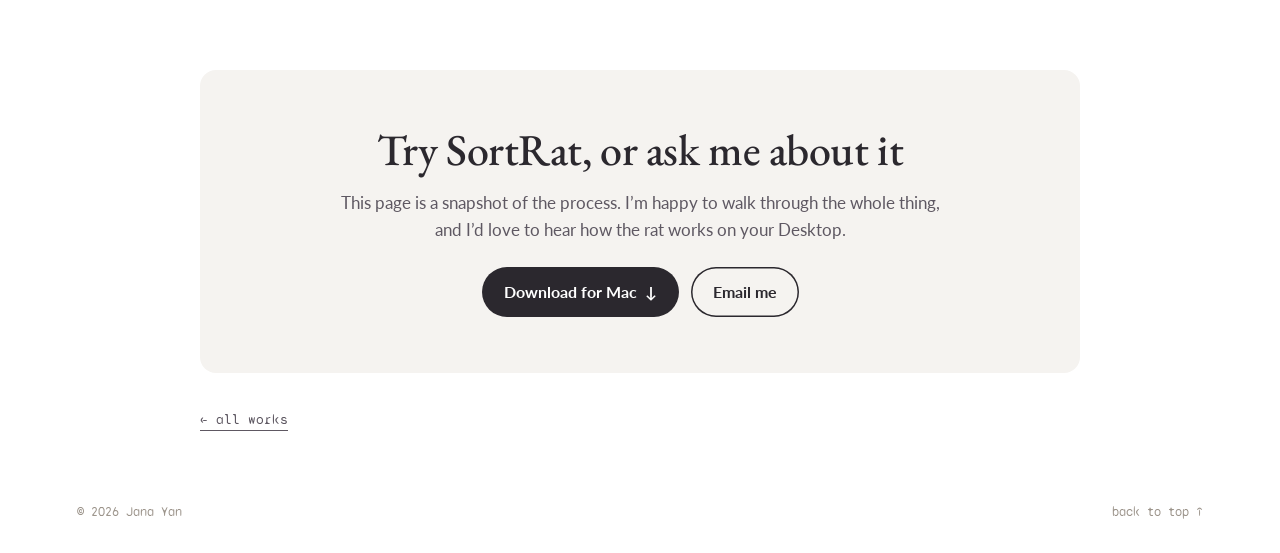
<file: sortrat/index.html>
<!doctype html>
<html lang="en">
<head>
<meta charset="utf-8">
<meta name="viewport" content="width=device-width, initial-scale=1, viewport-fit=cover">
<title>SortRat · Jana Yan</title>
<meta name="description" content="SortRat case study: a tiny Mac app that asks where a file belongs the moment it lands on your Desktop, built from UX research with 17 designers.">
<link rel="icon" href="icon.png">
<link rel="preconnect" href="https://fonts.googleapis.com">
<link rel="preconnect" href="https://fonts.gstatic.com" crossorigin>
<link rel="stylesheet" href="https://fonts.googleapis.com/css2?family=EB+Garamond:ital,wght@0,400;0,500;1,400&family=Lato:ital,wght@0,400;0,700;1,400&family=Syne+Mono&display=swap">
<link rel="stylesheet" href="../case.css">
</head>
<body>

<header class="top" id="top">
  <div class="wrap">
    <a class="brand" href="../">Jana Yan</a>
    <nav class="nav" aria-label="Sections"><a href="../#works">Works</a><a href="../#about">About</a></nav>
  </div>
</header>

<main class="wrap">
<div class="col">

  <!-- ===== hero ===== -->
  <section class="hero" aria-labelledby="t">
    <h1 id="t">SortRat is a tiny Mac app that asks where a file belongs the moment it lands on your Desktop, built from research with 17 designers</h1>
    <figure class="panel" style="margin-bottom:0">
      <img src="hero.jpg" width="2000" height="1125" alt="The SortRat prompt, titled Where does this file belong?, with a line-drawn rat peeking over a file card and a suggested folder, beside the one-time permission window and the rat app icon">
    </figure>
    <div class="meta">
      <div><h2>Role</h2><ul><li>UX researcher</li><li>Product designer</li><li>Builder</li></ul></div>
      <div><h2>Scope</h2><ul><li>Survey &amp; interviews</li><li>Persona &amp; journey map</li><li>Ideation</li><li>Prototyping</li><li>macOS app</li></ul></div>
      <div><h2>Tools</h2><ul><li>Figma</li><li>Claude Code</li><li>SwiftUI</li></ul></div>
      <div><h2>Year</h2><ul><li>2025–2026</li></ul><a class="live" href="#try">Download for Mac ↓</a></div>
    </div>
  </section>

  <!-- ===== problem / solution ===== -->
  <section class="sec two" aria-label="Problem and solution">
    <div>
      <span class="k"><b>01</b>Problem</span>
      <p class="lead">Designers make a lot of files, fast: references, sketches, drafts, exports. Under a deadline they land wherever is quickest, usually the Desktop or Downloads, and stay there.</p>
      <ul class="dots">
        <li>Files end up “in random places or on the desktop”</li>
        <li>Naming feels tedious, so names stay unclear and files get lost</li>
        <li>Weeks later: “my files are everywhere and later that is hard to find”</li>
      </ul>
    </div>
    <div>
      <span class="k"><b>02</b>Solution</span>
      <p class="lead">SortRat shows up at the exact moment the mess starts. When a new file lands, a little rat pops up, suggests a folder and a tidy name, and files it in one click.</p>
      <p>Nothing moves until you say so, every move can be undone, and it all runs on your Mac with no cloud and no AI service.</p>
    </div>
  </section>

  <!-- ===== research ===== -->
  <section class="sec" aria-labelledby="r-h">
    <span class="k"><b>03</b>Research</span>
    <h2 id="r-h">Organizing isn’t slow. Remembering to do it is.</h2>
    <p>My question was how interactive tools could help designers organize files so the design process runs more smoothly. I surveyed 17 designers with an average of 4–5 years of experience across graphic, web, UI/UX, type design and illustration, working for classes, organizations, clients and for fun.</p>
    <p>Most said organizing isn’t very time-consuming: 10 of 17 rated it 1 or 2 out of 5. Yet asked why it’s still hard, they named <strong>time pressure</strong>, the <strong>sheer volume of files</strong> and <strong>storage scattered across devices</strong>. Sorting one file takes seconds. The trouble is that it never happens.</p>

    <div class="panel pad charts">
      <div class="chart">
        <h3>How time-consuming is organizing design files?</h3>
        <div class="n">17 responses · 1 = not at all, 5 = very</div>
        <div class="cols" role="img" aria-label="Ratings: 1, 3 people; 2, 7 people; 3, 4 people; 4, 2 people; 5, 1 person">
          <div title="1: 3 people (17.6%)">3<span style="--v:43%"></span></div>
          <div title="2: 7 people (41.2%)">7<span style="--v:100%"></span></div>
          <div title="3: 4 people (23.5%)">4<span style="--v:57%"></span></div>
          <div title="4: 2 people (11.8%)">2<span style="--v:29%"></span></div>
          <div title="5: 1 person (5.9%)">1<span style="--v:14%"></span></div>
        </div>
        <div class="axis"><span>1</span><span>2</span><span>3</span><span>4</span><span>5</span></div>
        <div class="axis-note"><span>not at all</span><span>very</span></div>
      </div>
      <div class="chart">
        <h3>Where do you store files for design work?</h3>
        <div class="n">17 responses · could pick several</div>
        <ul class="bars">
          <li title="13 of 17">On local devices <b>13</b><span class="track"><span class="fill" style="--v:76%"></span></span></li>
          <li title="7 of 17">Cloud storage <b>7</b><span class="track"><span class="fill" style="--v:41%"></span></span></li>
          <li title="4 of 17">External hard drives <b>4</b><span class="track"><span class="fill" style="--v:24%"></span></span></li>
        </ul>
      </div>
      <div class="chart">
        <h3>Which design tools do you use?</h3>
        <div class="n">17 responses · could pick several</div>
        <ul class="bars">
          <li title="17 of 17">Illustrator, InDesign… <b>17</b><span class="track"><span class="fill" style="--v:100%"></span></span></li>
          <li title="15 of 17">Figma <b>15</b><span class="track"><span class="fill" style="--v:88%"></span></span></li>
          <li title="13 of 17">Photoshop, Lightroom… <b>13</b><span class="track"><span class="fill" style="--v:76%"></span></span></li>
          <li title="11 of 17">Procreate <b>11</b><span class="track"><span class="fill" style="--v:65%"></span></span></li>
          <li title="3 of 17">Blender / 3D <b>3</b><span class="track"><span class="fill" style="--v:18%"></span></span></li>
        </ul>
      </div>
    </div>
    <p class="cap">Most designers keep their work on their own computer, which is why SortRat watches the Desktop and Downloads, where new files land first.</p>
  </section>

  <!-- ===== interview ===== -->
  <section class="sec split" aria-labelledby="i-h">
    <div>
      <span class="k"><b>04</b>Interview</span>
      <h3 id="i-h">A workflow that keeps switching between paper and screen</h3>
      <p>I walked through a project with a designer who starts in a notebook, moves to Figma and Adobe tools, and often goes back to analog for posters, laser cutting and bookbinding. Every switch leaves files behind.</p>
      <blockquote><q>My files are everywhere and later that is hard to find.</q><cite>Interviewed designer, who tried Notion “but it only works for hyperlinks”</cite></blockquote>
    </div>
    <div class="panel pad">
      <ol class="flow" aria-label="Designer workflow">
        <li style="--c:var(--t-yellow)"><b>Research</b>Library material, artists online, Pinterest, Instagram, YouTube</li>
        <li style="--c:var(--t-blue)"><b>Sketch</b>Notebook drafts and storyboards, then drafts in Figma</li>
        <li style="--c:var(--t-green)"><b>Prototyping</b>Lots of drafts in the first week, storyboards for motion</li>
        <li style="--c:var(--t-pink)"><b>Sharing &amp; finalizing</b>Figma on a screen, printed pin-ups, client presentations, then back to prototyping</li>
      </ol>
    </div>
  </section>

  <!-- ===== persona + journey ===== -->
  <section class="sec" aria-labelledby="p-h">
    <span class="k"><b>05</b>Persona &amp; journey</span>
    <h2 id="p-h">Designing for Eloise</h2>
    <p>I put the survey and interview into one persona: a young graphic designer who is busy, a bit messy and short on time, and who has no consistent system for naming files.</p>

    <div class="panel pad">
      <div class="persona">
        <div class="card">
          <h3>Eloise Bridgerton</h3>
          <dl><dt>age</dt><dd>22</dd><dt>job</dt><dd>Graphic designer</dd><dt>works on</dt><dd>Brand identity, zines, posters, web layouts</dd><dt>tools</dt><dd>Adobe Creative Suite, Figma, Canva</dd></dl>
          <div class="sliders" aria-label="Personality">
            <div class="sl"><span>busy</span><span>time rich</span><i style="--p:28%"></i></div>
            <div class="sl"><span>messy</span><span>organized</span><i style="--p:46%"></i></div>
            <div class="sl"><span>analytical</span><span>creative</span><i style="--p:64%"></i></div>
          </div>
        </div>
        <div class="card">
          <h4>pain points</h4>
          <ul>
            <li>Tight deadlines that squeeze out both creative quality and organization</li>
            <li>Often unmotivated to organize files because it’s tedious</li>
            <li>No consistent system for naming files, so they get lost later</li>
            <li>Struggles to divide an overwhelming number of files into categories and subfolders</li>
            <li>Limited storage on her laptop, but unwilling to pay for more cloud space</li>
          </ul>
        </div>
      </div>
    </div>

    <div class="panel pad journey" aria-labelledby="j-h">
      <span class="k" id="j-h" style="margin-bottom:6px">journey map · experience over five stages</span>
      <svg viewBox="0 0 800 120" role="img" aria-label="Experience starts neutral, drops to its lowest at stage 2, recovers to neutral at stages 3 and 4, and ends positive at stage 5">
        <line x1="0" x2="800" y1="60" y2="60" stroke="#E4DED5" stroke-dasharray="3 5"/>
        <text x="0" y="16" font-family="Syne Mono, monospace" font-size="11" fill="#9C948B">positive</text>
        <text x="0" y="114" font-family="Syne Mono, monospace" font-size="11" fill="#9C948B">negative</text>
        <polyline points="80,60 240,104 400,60 560,60 720,16" fill="none" stroke="#2B282E" stroke-width="2" stroke-linejoin="round" stroke-linecap="round"/>
        <g fill="#fff" stroke="#2B282E" stroke-width="2"><circle cx="80" cy="60" r="6"/><circle cx="400" cy="60" r="6"/><circle cx="560" cy="60" r="6"/><circle cx="720" cy="16" r="6"/></g>
        <circle cx="240" cy="104" r="7" fill="#E07A99" stroke="#fff" stroke-width="2"/>
      </svg>
      <ol class="stages" style="margin-top:14px">
        <li><b>stage 1</b><strong>New project</strong>Lots of raw images and sketches, on top of files from past projects.</li>
        <li class="low"><b>stage 2 · low point</b><strong>Trying to stay organized</strong>Naming and moving files takes time, and she forgets to put files in the right place.</li>
        <li><b>stage 3</b><strong>Gets help</strong>Starts using a tool, but doesn’t know it yet.</li>
        <li><b>stage 4</b><strong>Adapts</strong>Less time moving files by hand, but only if the tool fits how she already works.</li>
        <li><b>stage 5</b><strong>Part of the routine</strong>Finds files faster, every day.</li>
      </ol>
    </div>
    <p class="cap">The low point isn’t a lack of skill. It’s forgetting in the moment. That became the design target.</p>
  </section>

  <!-- ===== principles ===== -->
  <section class="sec" aria-labelledby="pp-h">
    <span class="k"><b>06</b>Principles</span>
    <h2 id="pp-h">Product principles</h2>
    <div class="panel pad grid2">
      <div class="pr"><span class="k">01</span><h3>Ask in the moment</h3><p>The journey’s low point is forgetting, so the question comes when a file lands, not at the end of a project when there are hundreds.</p></div>
      <div class="pr"><span class="k">02</span><h3>Suggest, never decide</h3><p>Nothing moves until you click. Somewhere else, leave it here and undo are always one step away.</p></div>
      <div class="pr"><span class="k">03</span><h3>Folders you already know</h3><p>Secondary research on skeuomorphism and on standard project folders (assets, editable files, review, delivery) led to plain Desktop folders, not a new place to keep tidy.</p></div>
      <div class="pr"><span class="k">04</span><h3>Private by default</h3><p>Suggestions are simple rules that read only a file’s name and type, on your Mac. Nothing is sent anywhere.</p></div>
    </div>
  </section>

  <!-- ===== ideation ===== -->
  <section class="sec" aria-labelledby="id-h">
    <span class="k"><b>07</b>Ideation</span>
    <h2 id="id-h">Three directions, two kept</h2>
    <p>The reminder became the core interaction. From the other two directions I kept project folders and stage-based templates.</p>
    <div class="panel pad grid3">
      <div class="idea" style="--c:var(--t-pink)"><span class="sw"></span><div><h3>A smart organization system</h3><p>Projects with subfolders for each stage, and templates for common kinds of design work.</p><span class="tagk on">kept: folders &amp; templates</span></div></div>
      <div class="idea" style="--c:var(--t-green)"><span class="sw"></span><div><h3>A reminder that asks</h3><p>When you save a file, a prompt reminds you to put it in the right place and offers a name.</p><span class="tagk on">kept: the core</span></div></div>
      <div class="idea" style="--c:var(--t-blue)"><span class="sw"></span><div><h3>A tutorial</h3><p>Teaches naming, folders and subfolders, with templates for branding, UI/UX and print.</p><span class="tagk">folded into templates</span></div></div>
    </div>
  </section>

  <!-- ===== iterations ===== -->
  <section class="sec" aria-labelledby="it-h">
    <span class="k"><b>08</b>Iterations</span>
    <h2 id="it-h">From a save dialog to a rat in the menu bar</h2>

    <div class="iter">
      <span class="k">version 1</span>
      <h3>Inside the save dialog</h3>
      <p>SortRat first lived in the moment you save a file in InDesign, suggesting a destination and then a name. But it only covered files saved from Adobe apps, not downloads or screenshots.</p>
      <div class="panel pad shots n2">
        <img src="v1-save.jpg" width="1600" height="993" loading="lazy" alt="Early dark concept over InDesign: Would you like the file to be saved in, with Brand Identity Ratti Cookie Research and UI/UX Virtual Garden Screen Drafts as options">
        <img src="v1-name.jpg" width="1600" height="994" loading="lazy" alt="Early dark concept over InDesign: SortRat suggests the name RATTI COOKIE_Poster_Draft_Version_1.indd, with buttons to accept it or type your own">
      </div>
    </div>

    <div class="iter">
      <span class="k">version 2</span>
      <h3>A dashboard of projects</h3>
      <p>Next came a full app: a home screen with recent projects and templates, project folders, and a dark version of the “where does this file belong?” prompt.</p>
      <div class="panel pad shots n3">
        <img src="v2-dashboard.jpg" width="1600" height="1034" loading="lazy" alt="Dashboard concept: Good morning, Jana, with recent projects and Brand Identity, UI/UX and Print/Poster templates">
        <img src="v2-folders.jpg" width="1600" height="1034" loading="lazy" alt="Project page concept for Ratti Cookie Rebrand with eight numbered folders from Brief Statement to Exports">
        <img src="v2-prompt.jpg" width="1600" height="991" loading="lazy" alt="Dark prompt concept over the dashboard: Where does the file belong, with a suggested folder and recent folder tiles">
      </div>
    </div>

    <div class="iter">
      <span class="k">version 3 · shipped</span>
      <h3>No dashboard at all</h3>
      <p>The dashboard was one more place to keep tidy. In the final version your Desktop folders are the projects. SortRat lives in the menu bar and only appears when a file lands. I also moved from the dark UI to a light, hand-drawn look: paper white, fine ink lines, offset pastel blocks and a line-drawn rat that peeks over the file.</p>
      <figure class="panel pad"><img class="phone" src="prompt.jpg" width="1120" height="1690" loading="lazy" alt="Final SortRat prompt in a light hand-drawn style: a rat peeks over a file card for ratti cookie poster draft.indd, suggesting Ratti Cookie Rebrand, Concepts, with recent folder tiles below"></figure>
    </div>
  </section>

  <!-- ===== first test ===== -->
  <section class="sec split" aria-labelledby="ft-h">
    <div>
      <span class="k"><b>09</b>First real use</span>
      <h3 id="ft-h">I couldn’t tell what the file was</h3>
      <p>Running SortRat on my own Desktop, one of the first files it asked about was a photo called something like <code>1E3416B7-….JPG</code>. A generic JPEG icon gave no clue where it belonged, so the suggestion was a guess.</p>
      <span class="k" style="margin-top:28px"><b>→</b>The fix</span>
      <p>The file card now shows a real thumbnail of what’s inside. <strong>Peek</strong> (⌘Y, like Finder) opens a full Quick Look preview on top of the prompt, next to <strong>open</strong> and <strong>show in Finder</strong>.</p>
    </div>
    <figure class="panel pad"><img src="live-peek.jpg" width="1112" height="646" loading="lazy" alt="SortRat on a real Desktop: the file card shows a thumbnail of a new screenshot, a tidy name suggestion, and peek, open and show in Finder links" style="border-radius:10px"></figure>
  </section>

  <!-- ===== features ===== -->
  <section class="sec split" aria-labelledby="f1-h">
    <div>
      <span class="k"><b>F1</b>Feature 1</span>
      <h3 id="f1-h">Asks at the right moment</h3>
      <p>A download finishes, you take a screenshot, you drag a file onto the Desktop: about two seconds later the rat peeks over the prompt. SortRat waits for half-finished downloads and leaves files that were already there alone, unless you ask it to tidy up.</p>
    </div>
    <div class="panel desk" role="img" aria-label="Illustration: a Mac desktop where a new screenshot has just landed, and the SortRat prompt with the rat appears in the top-right corner asking where it goes">
      <div class="bar"><span></span><span>Finder</span><span>File</span><span>Edit</span><i>📥</i><b>9:41</b></div>
      <div class="pop">
        <img src="icon.png" width="512" height="512" alt="">
        <div><small>sortrat</small><strong>A new file! Where does it go?</strong><em>Screenshot 9.41.07.png</em></div>
      </div>
      <div class="files"><span class="f new">Screenshot<br>9.41.07.png</span><span class="f">brief.pdf</span><span class="f">IMG_2207.jpg</span></div>
    </div>
  </section>

  <section class="sec split flip" aria-labelledby="f2-h">
    <div>
      <span class="k"><b>F2</b>Feature 2</span>
      <h3 id="f2-h">Suggests a folder and a name</h3>
      <p>It matches the file’s name and type against your Desktop folders, then offers a tidy name. The version number goes up automatically. Starting something new? A new folder can come with template subfolders for Brand Identity, UI/UX, Print/Poster or a basic set.</p>
    </div>
    <div class="panel pad demo" aria-label="Suggestion example">
      <div class="file"><span class="ic">INDD</span><div><small>a new file lands</small><code>ratti cookie poster draft.indd</code></div></div>
      <div class="arrow" aria-hidden="true">↓</div>
      <div class="dest"><small>looks like it belongs in</small><span>Ratti Cookie Rebrand</span><em>↳ Concepts</em></div>
      <div class="file" style="padding-left:16px"><div><small>✦ tidy name</small><code>Ratti-Cookie-Rebrand_Poster_Draft_v1.indd</code></div></div>
      <div class="tmpl" aria-label="Brand Identity template folders">
        <span style="--c:var(--t-blue)">Brief Statement</span><span style="--c:var(--t-blue)">Research</span><span style="--c:var(--t-blue)">Concepts</span><span style="--c:var(--t-blue)">Approved</span><span style="--c:var(--t-blue)">Production</span><span style="--c:var(--t-blue)">Links</span><span style="--c:var(--t-blue)">Brand Guidelines</span><span style="--c:var(--t-blue)">Exports</span>
      </div>
    </div>
  </section>

  <section class="sec split" aria-labelledby="f3-h">
    <div>
      <span class="k"><b>F3</b>Feature 3</span>
      <h3 id="f3-h">Always your call</h3>
      <p>On first launch, a one-time permission window says what SortRat will and will never do, and lets you choose Desktop, Downloads or both. After that: put it somewhere else, leave it here, remind me in 30 minutes, or undo the last move from the menu bar.</p>
    </div>
    <figure class="panel pad"><img src="consent.jpg" width="1360" height="1470" loading="lazy" alt="SortRat's one-time permission window: Can I ask you where new files go?, with I will and I'll never lists and Desktop and Downloads toggles" style="border-radius:10px"></figure>
  </section>

  <!-- ===== try it ===== -->
  <section class="sec split" id="try" aria-labelledby="try-h">
    <div>
      <span class="k"><b>10</b>Try it</span>
      <h3 id="try-h">Download SortRat for Mac</h3>
      <p>Free, about 1.4 MB. Runs on macOS 13 or later, on Apple Silicon and Intel Macs. Version 0.1.0.</p>
      <a class="btn" href="SortRat.dmg" download>Download SortRat <span aria-hidden="true">↓</span></a>
      <p class="cap" style="margin-top:16px">SortRat isn’t signed with an Apple Developer ID yet, so macOS asks you to confirm the first time you open it. It only watches the folders you pick and never sends anything off your Mac.</p>
    </div>
    <div class="panel pad">
      <ol class="flow" aria-label="How to install">
        <li style="--c:var(--t-blue)"><b>Open the download</b>Double-click <code>SortRat.dmg</code> and drag SortRat into Applications.</li>
        <li style="--c:var(--t-yellow)"><b>Open it the first time</b>In Applications, right-click SortRat, choose Open, then Open again.</li>
        <li style="--c:var(--t-pink)"><b>macOS 15 or later?</b>If there’s no Open button, go to System Settings → Privacy &amp; Security, scroll down and click Open Anyway.</li>
        <li style="--c:var(--t-green)"><b>Say yes to the rat</b>Pick Desktop and/or Downloads, tick “I understand” and click Allow. Then drop a file on your Desktop.</li>
      </ol>
    </div>
  </section>

  <!-- ===== next steps ===== -->
  <section class="sec" aria-labelledby="n-h">
    <span class="k"><b>11</b>Next steps</span>
    <h2 id="n-h">What’s next</h2>
    <div class="two" style="margin-top:32px">
      <div><h3>Test with designers</h3><p>So far I’ve only used SortRat on my own Mac. Next is a week of real use with designers from the survey, to tune the suggestion rules and see whether the prompt helps or gets in the way.</p></div>
      <div><h3>Easy to install</h3><p>Signing and notarizing the app with an Apple Developer ID so it opens with a normal double-click on anyone’s Mac, instead of the right-click workaround it needs today.</p></div>
    </div>
  </section>

  <section class="end" aria-label="Contact">
    <h2>Try SortRat, or ask me about it</h2>
    <p>This page is a snapshot of the process. I’m happy to walk through the whole thing, and I’d love to hear how the rat works on your Desktop.</p>
    <a class="btn" href="SortRat.dmg" download>Download for Mac <span aria-hidden="true">↓</span></a>
    <a class="btn ghost" href="mailto:yanjana002@gmail.com">Email me</a>
  </section>

  <a class="back" href="../#works">← all works</a>

</div>
</main>

<footer>
  <div class="wrap"><span>© 2026 Jana Yan</span><a href="#top">back to top ↑</a></div>
</footer>

</body>
</html>
</file>
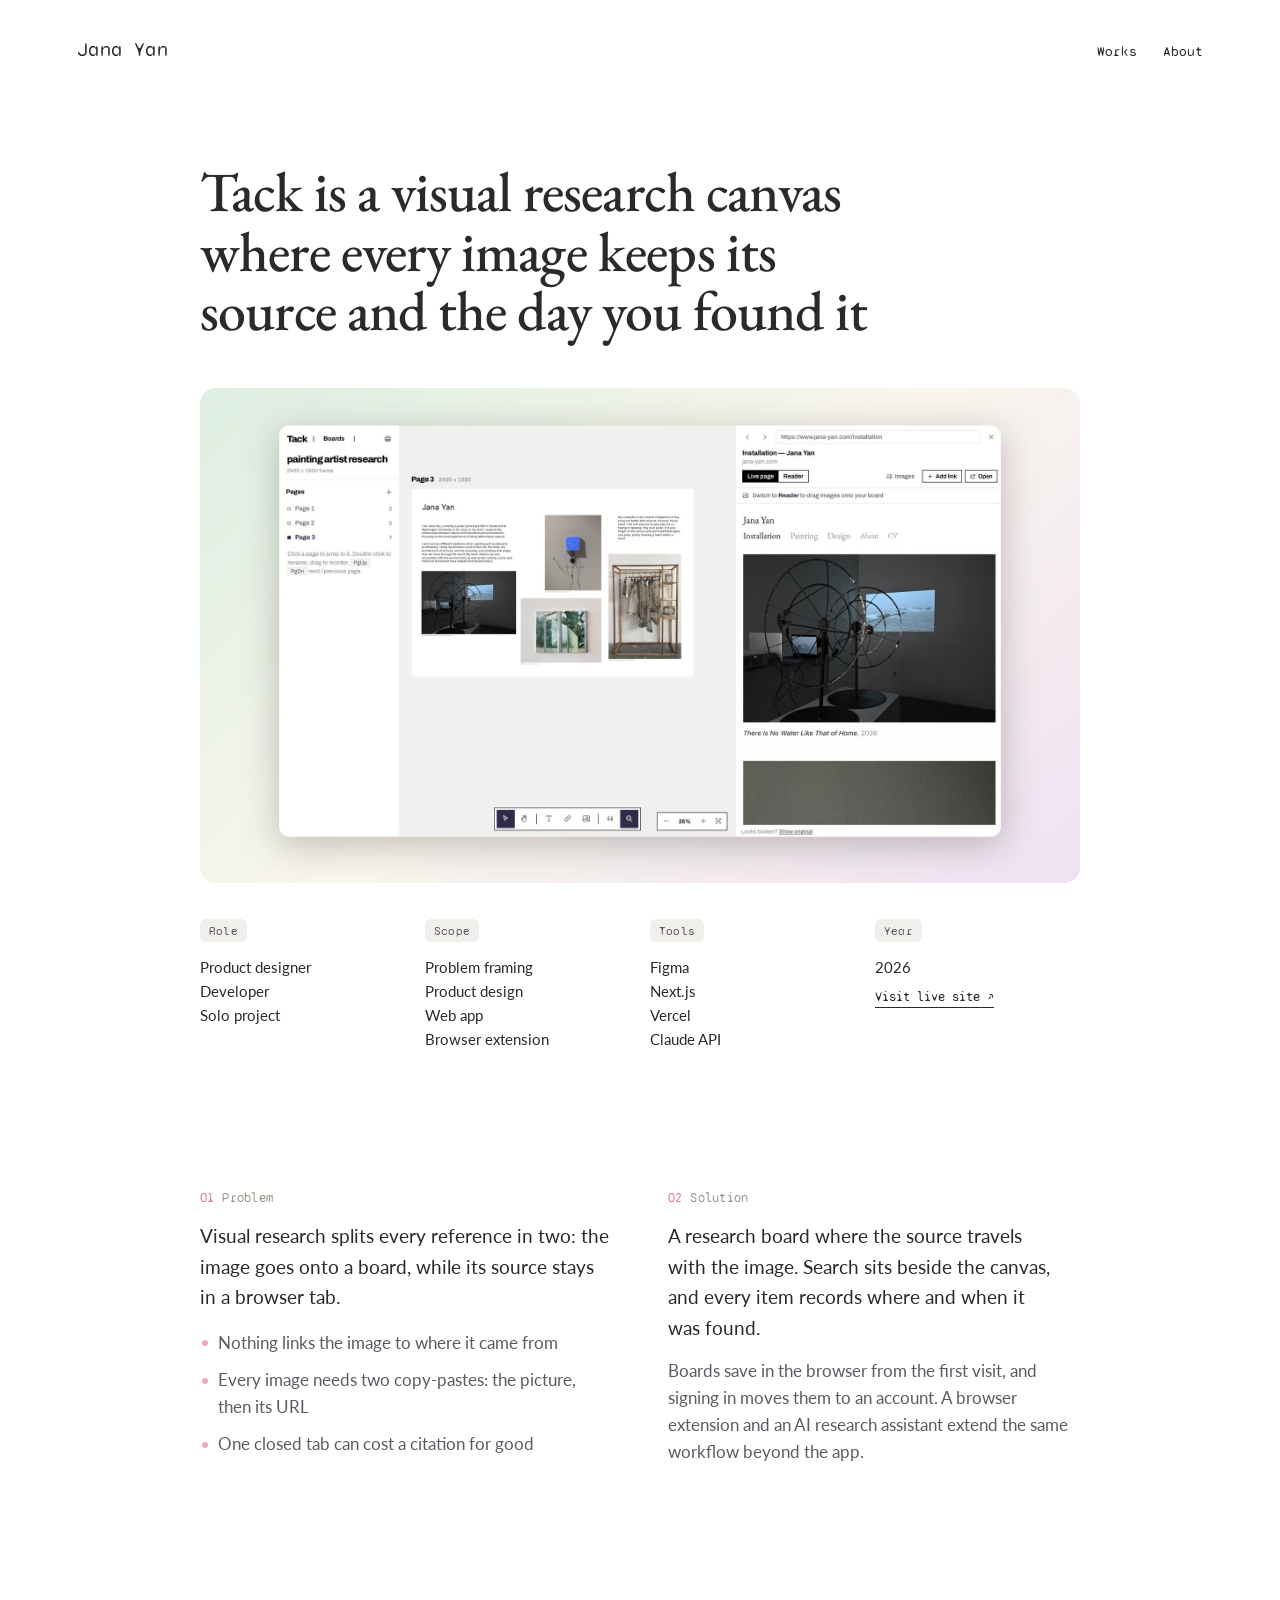
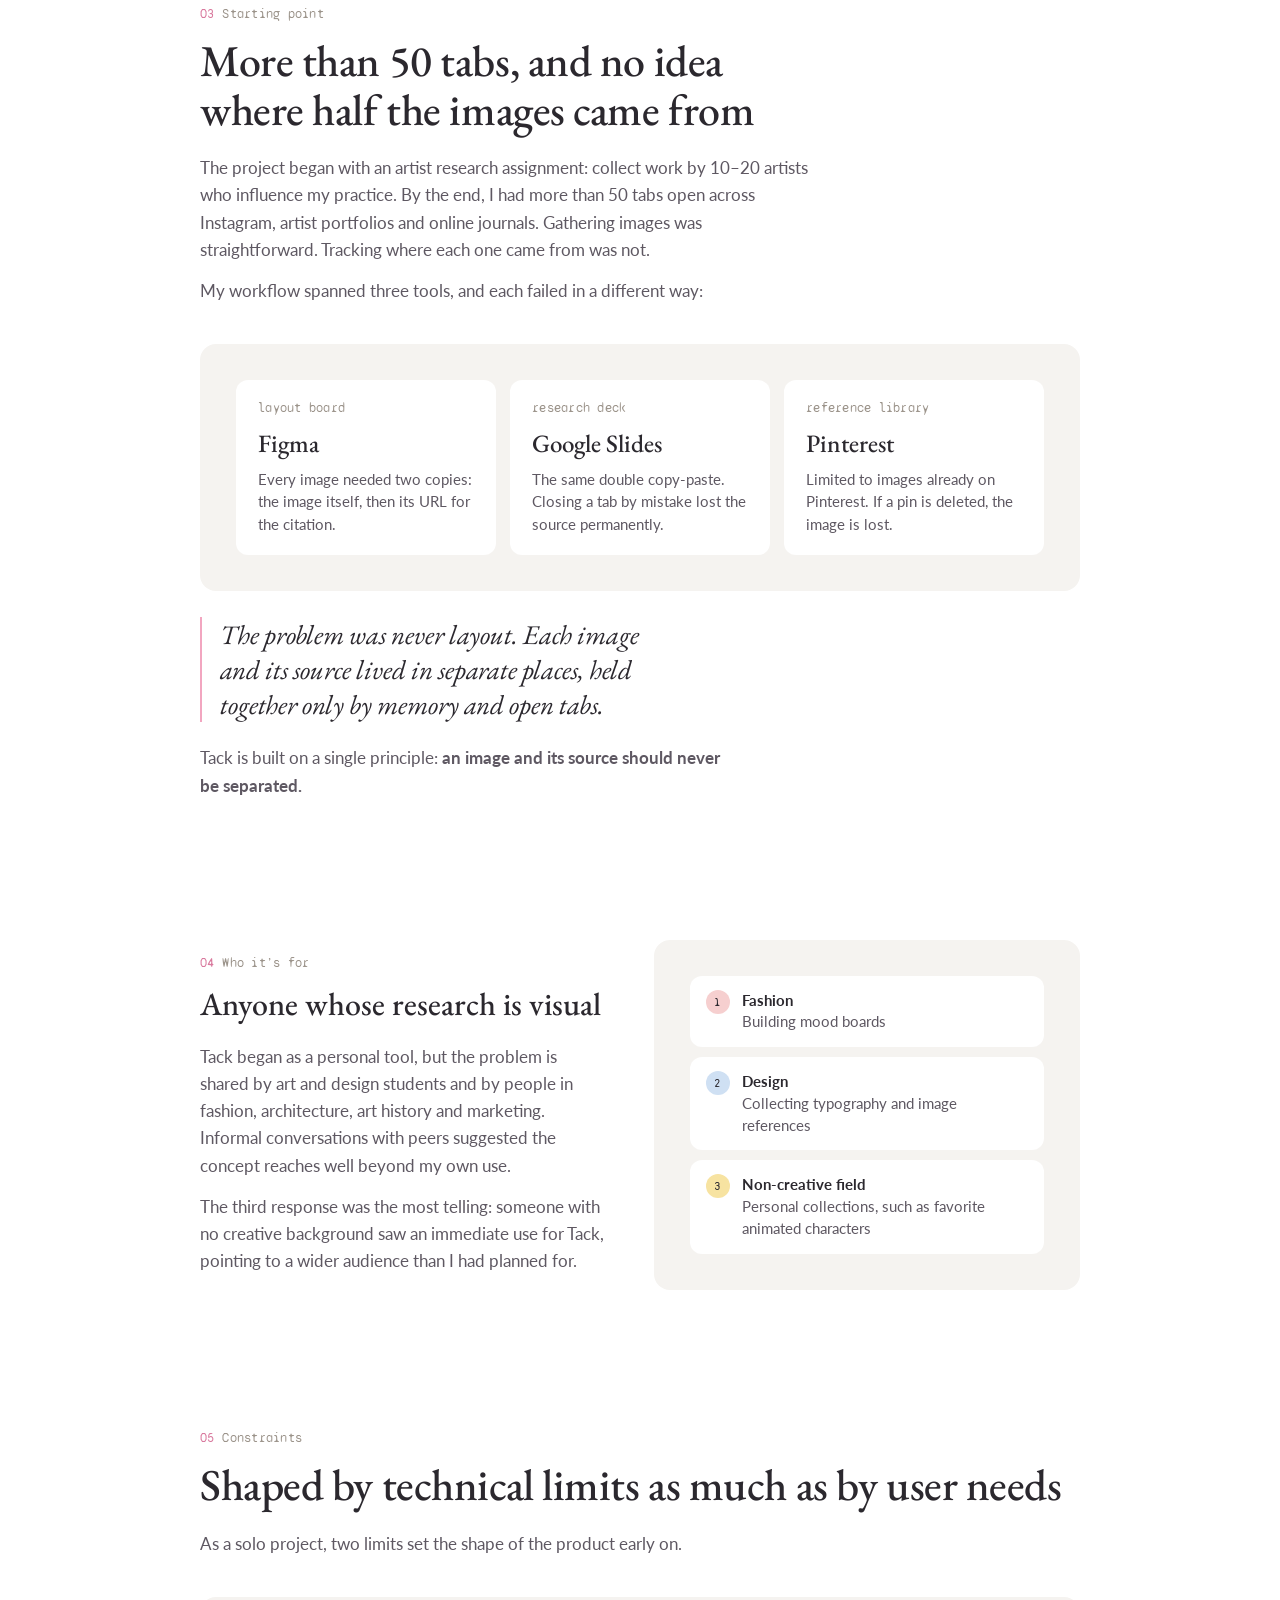
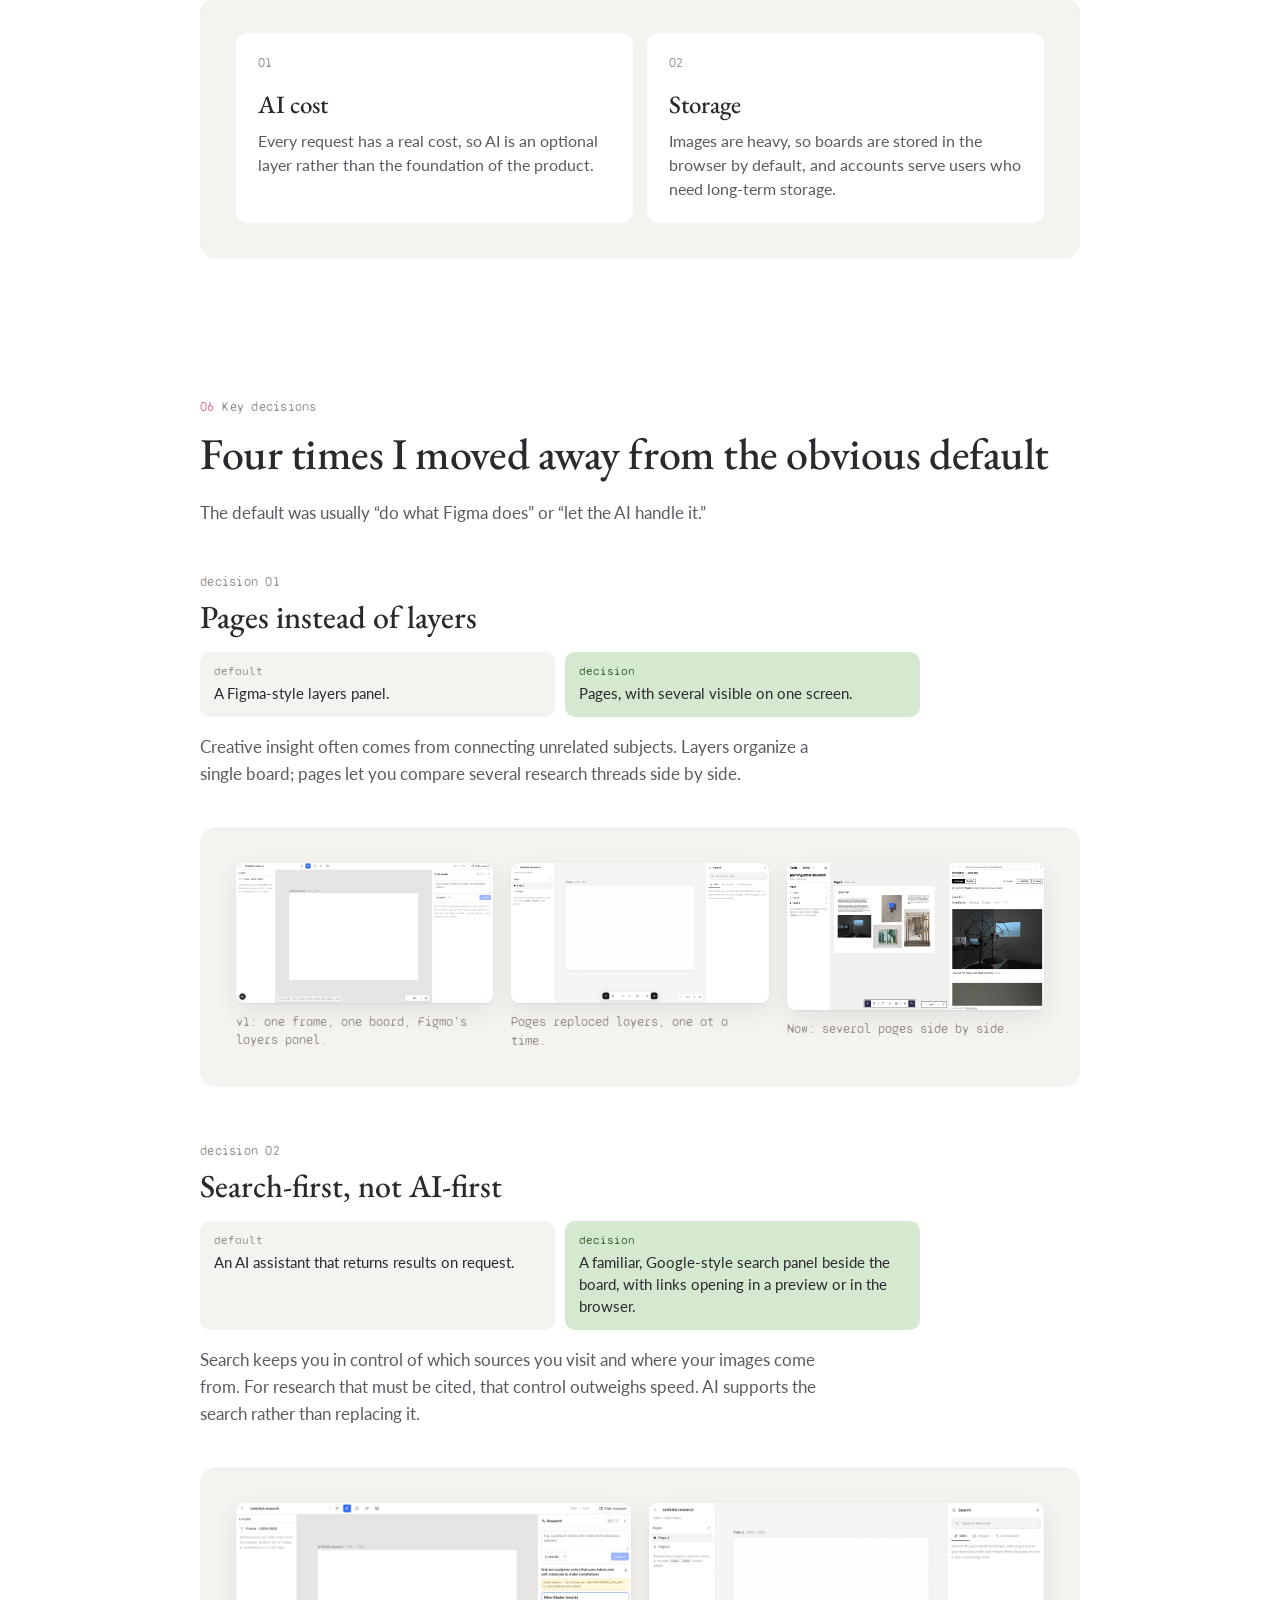
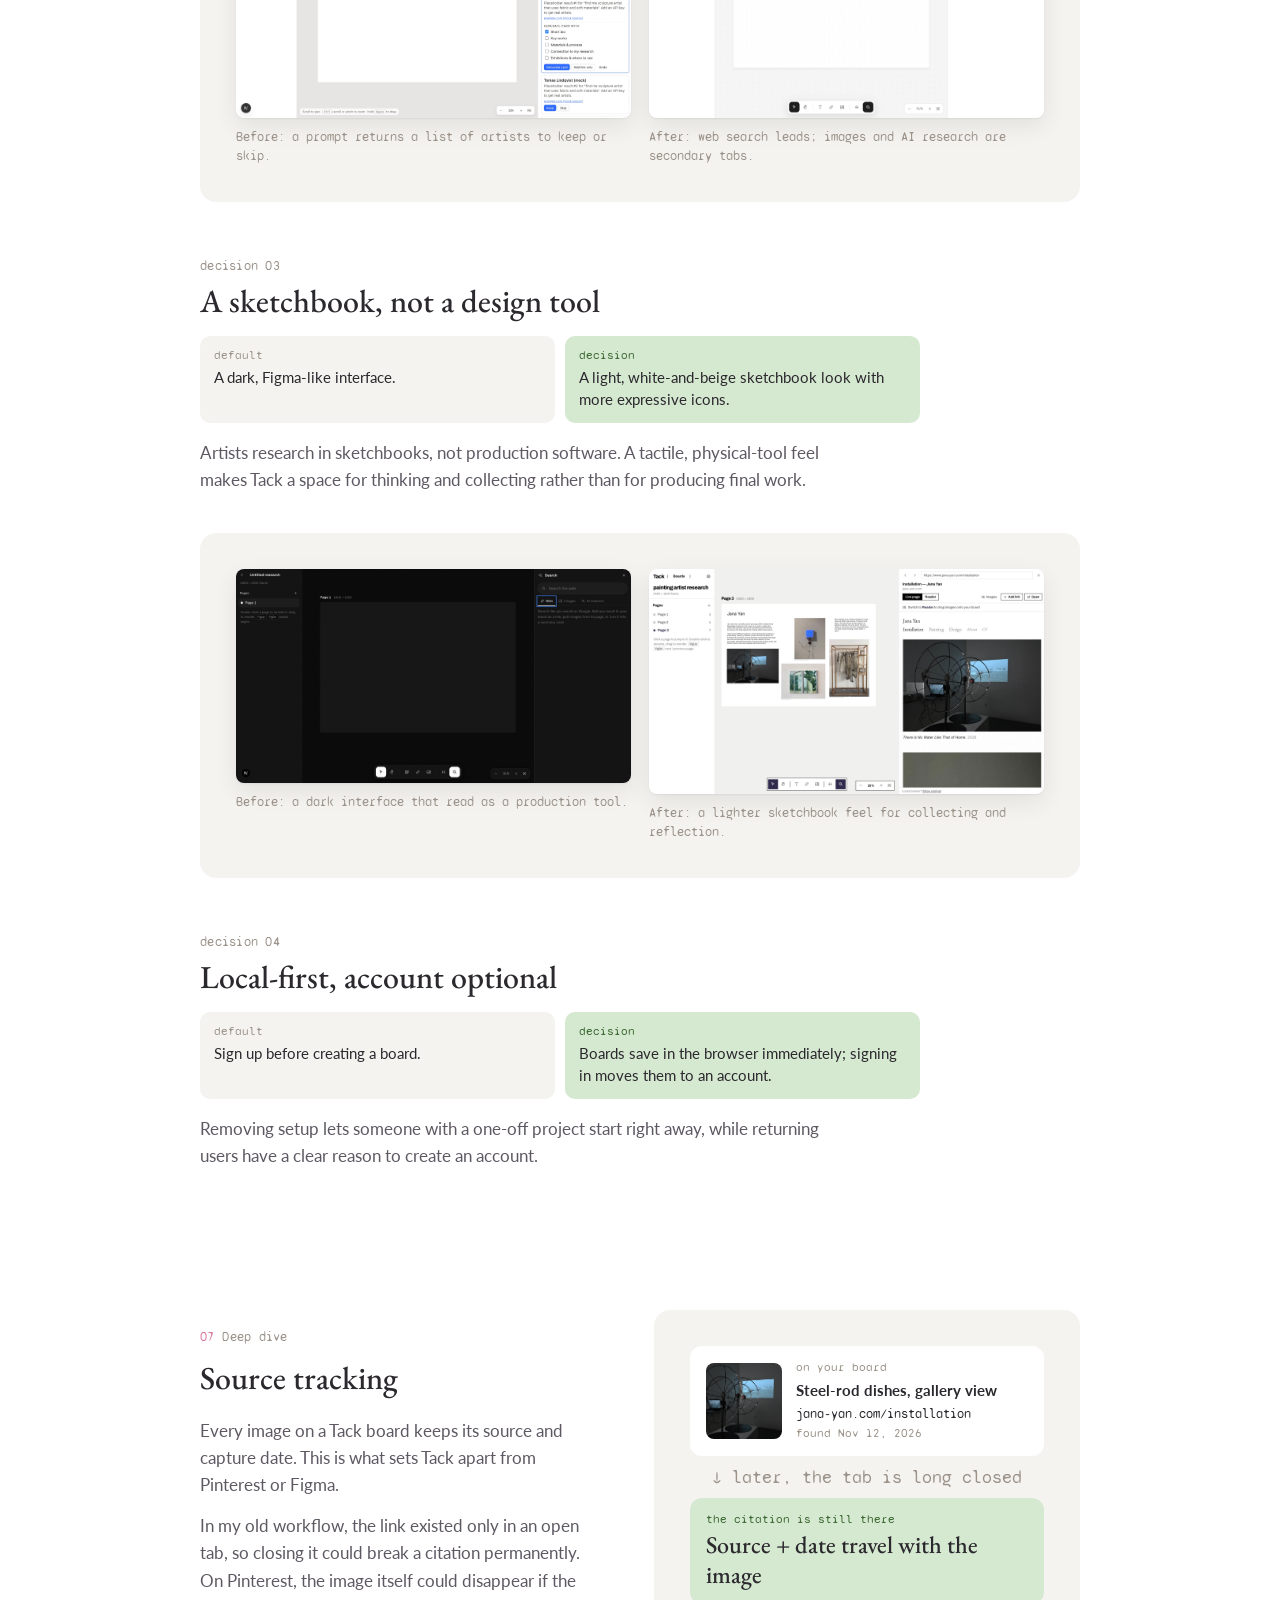
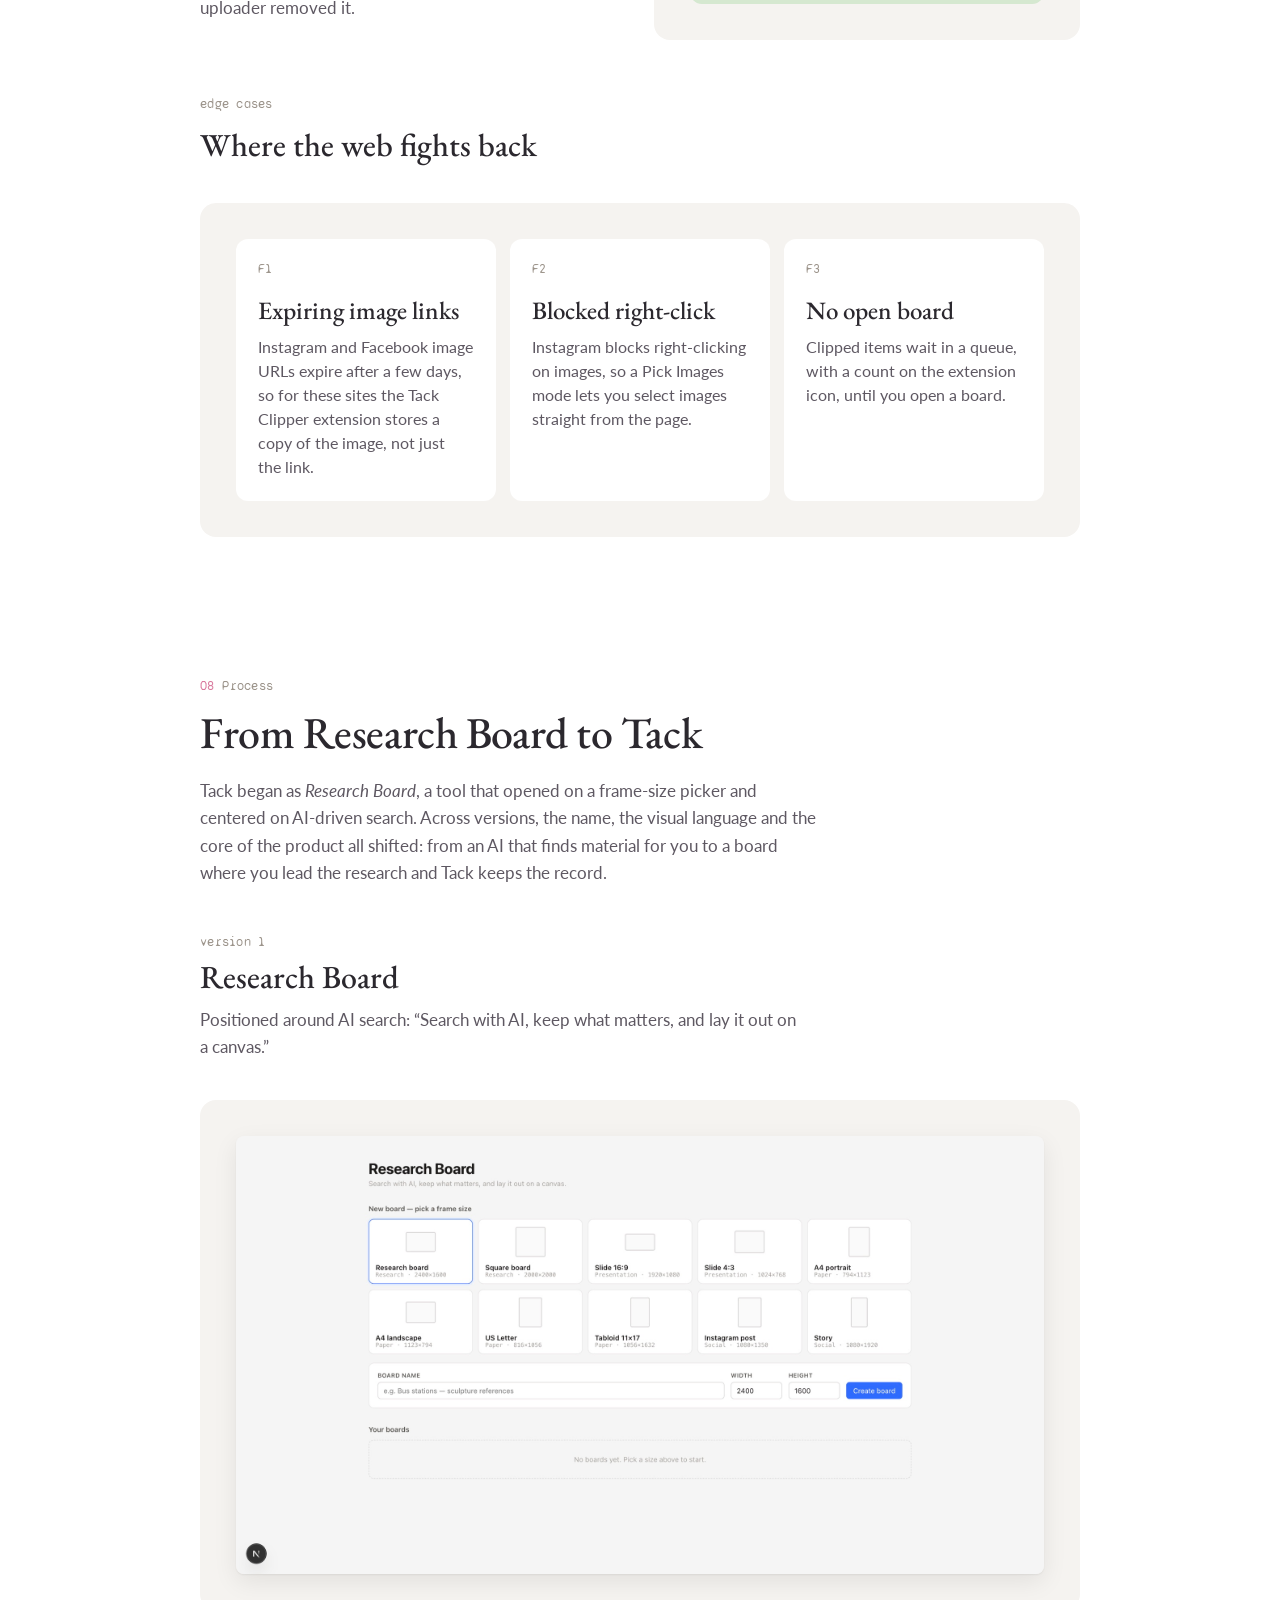
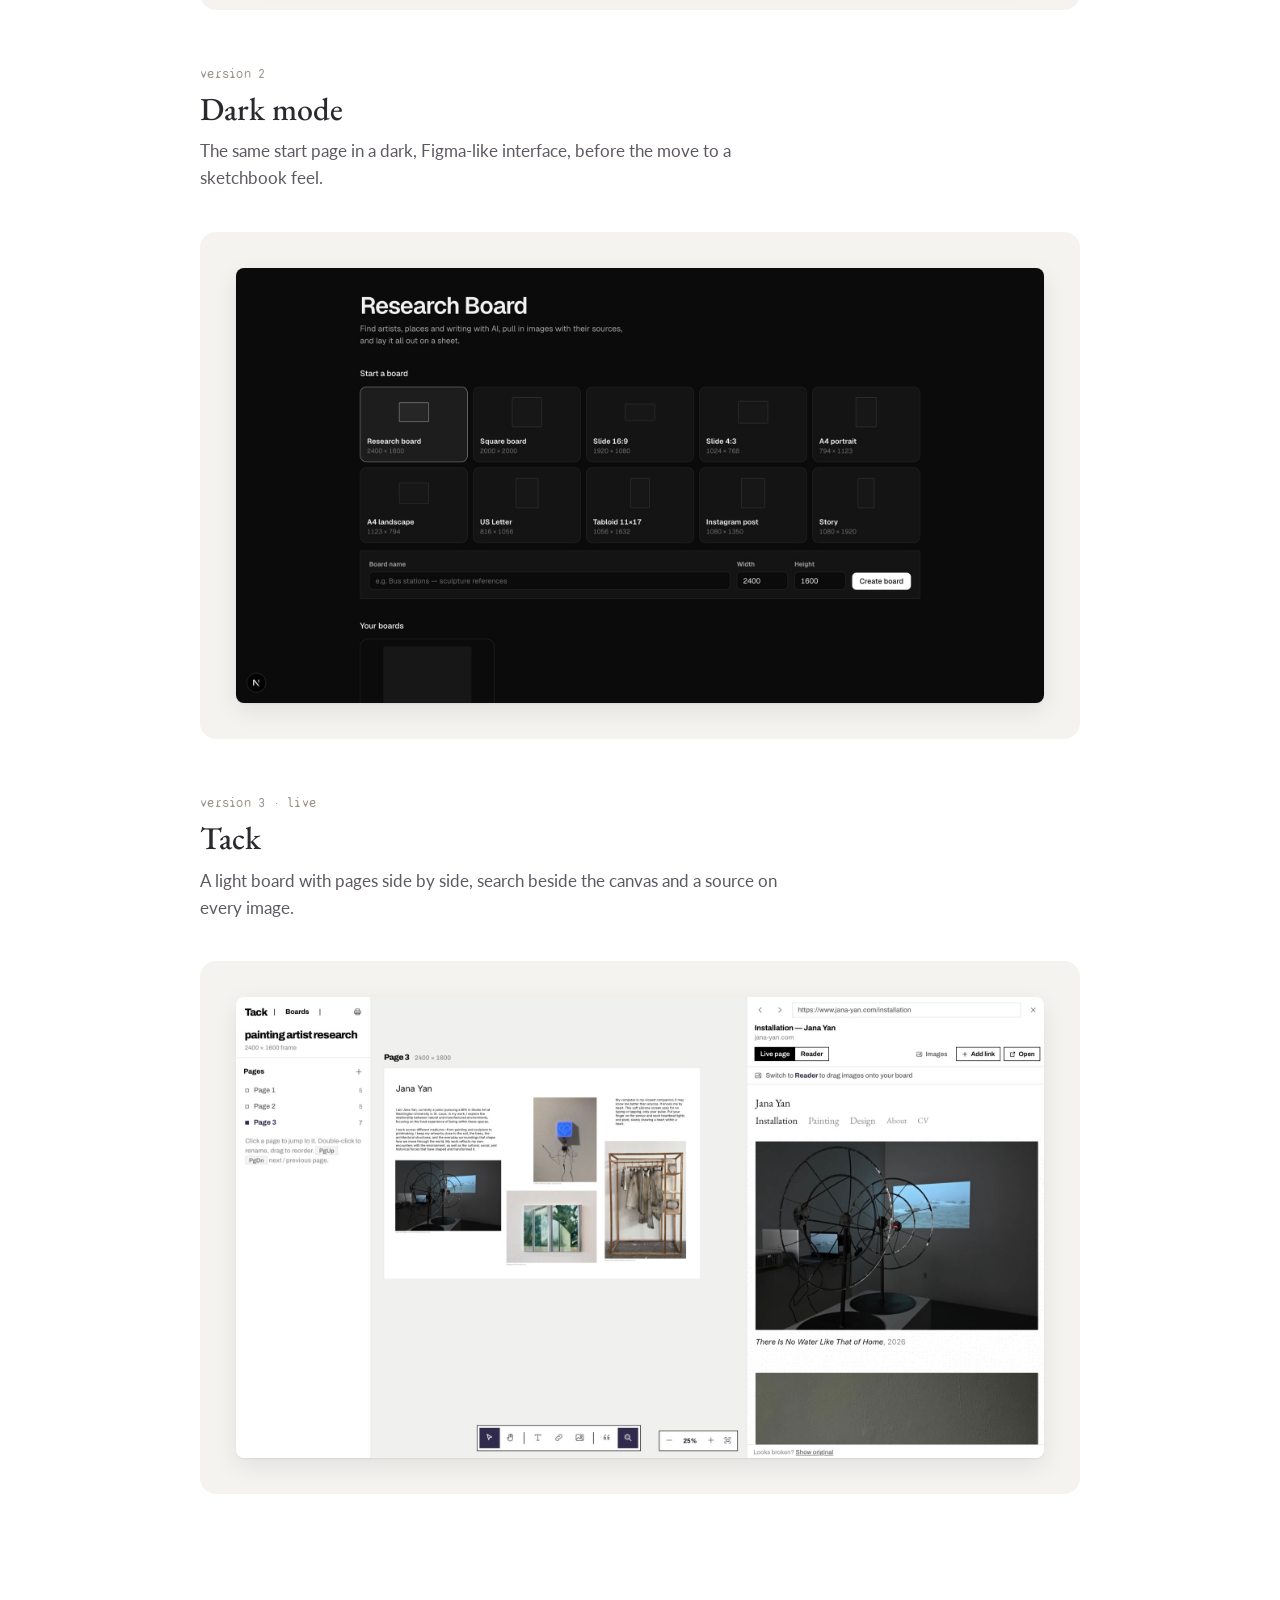
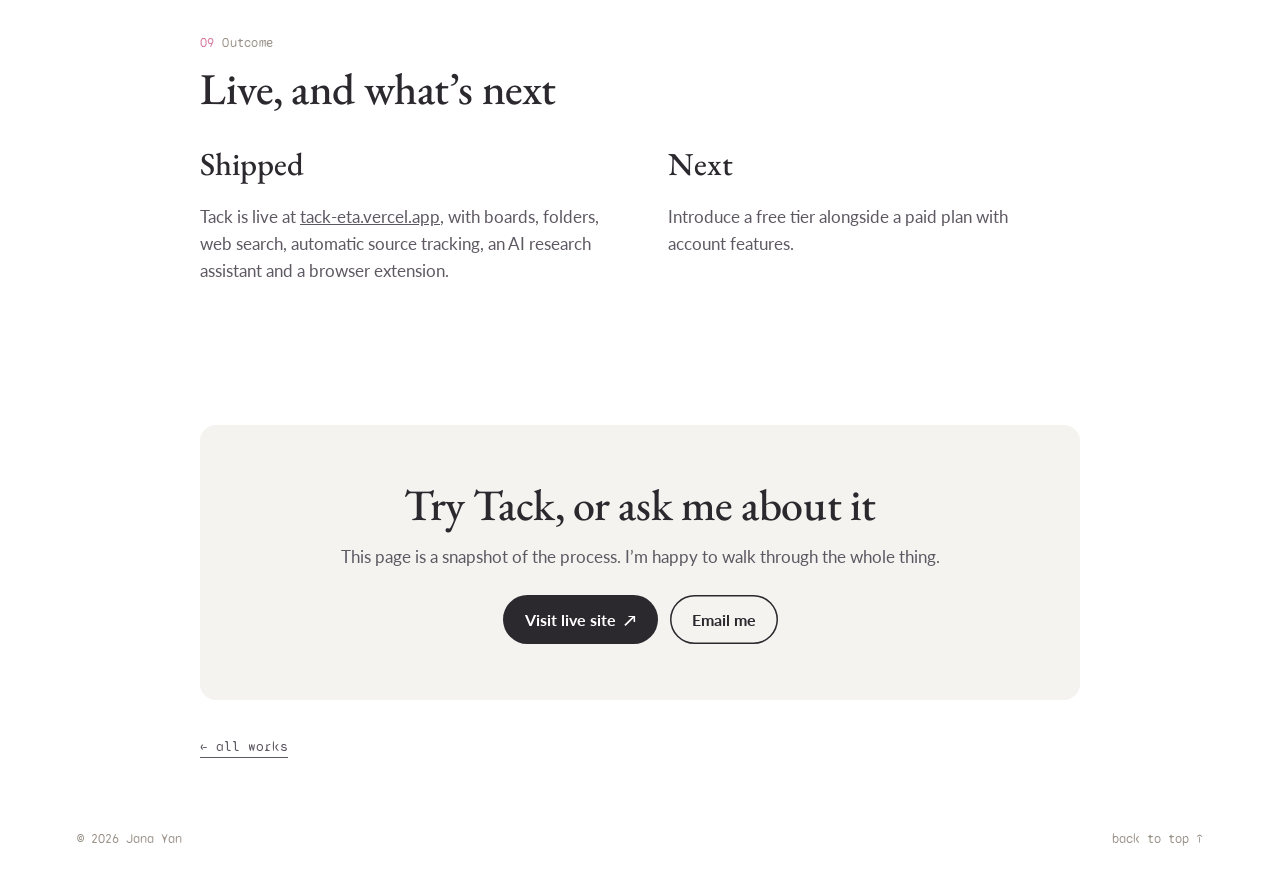
<file: tack/index.html>
<!doctype html>
<html lang="en">
<head>
<meta charset="utf-8">
<meta name="viewport" content="width=device-width, initial-scale=1, viewport-fit=cover">
<title>Tack · Jana Yan</title>
<meta name="description" content="Tack case study: a visual research canvas where every image keeps its source and the day you found it.">
<link rel="preconnect" href="https://fonts.googleapis.com">
<link rel="preconnect" href="https://fonts.gstatic.com" crossorigin>
<link rel="stylesheet" href="https://fonts.googleapis.com/css2?family=EB+Garamond:ital,wght@0,400;0,500;1,400&family=Lato:ital,wght@0,400;0,700;1,400&family=Syne+Mono&display=swap">
<link rel="stylesheet" href="../case.css">
</head>
<body>
<!--
  Tack case study. Layout and styles are shared with sortrat/ (../case.css).

  STILL TO ADD (carried over from the old in-page case study, most important first):
  [ ] Source tracking: alternatives considered, how it changed, trade-offs
  [ ] One piece of evidence for the outcome (timing comparison, small test, or a quote)
  [ ] 30–60 s screen recording of the main flow
  [ ] Current screens: search panel, link preview, image with its citation, browser extension
  [ ] Your workflow diagram, early sketches or wireframes
  [ ] Timeline, and whether this was part of a class
  [ ] Confirm role, and whether API cost shaped the search decision
-->

<header class="top" id="top">
  <div class="wrap">
    <a class="brand" href="../">Jana Yan</a>
    <nav class="nav" aria-label="Sections"><a href="../#works">Works</a><a href="../#about">About</a></nav>
  </div>
</header>

<main class="wrap">
<div class="col">

  <!-- ===== hero ===== -->
  <section class="hero" aria-labelledby="t">
    <h1 id="t">Tack is a visual research canvas where every image keeps its source and the day you found it</h1>
    <figure class="panel" style="margin-bottom:0">
      <img src="hero.jpg" width="2000" height="1125" alt="Tack board titled painting artist research: a page of collected images and notes on the canvas, with a live web page open in a panel beside it">
    </figure>
    <div class="meta">
      <div><h2>Role</h2><ul><li>Product designer</li><li>Developer</li><li>Solo project</li></ul></div>
      <div><h2>Scope</h2><ul><li>Problem framing</li><li>Product design</li><li>Web app</li><li>Browser extension</li></ul></div>
      <div><h2>Tools</h2><ul><li>Figma</li><li>Next.js</li><li>Vercel</li><li>Claude API</li></ul></div>
      <div><h2>Year</h2><ul><li>2026</li></ul><a class="live" href="https://tack-eta.vercel.app" target="_blank" rel="noopener">Visit live site ↗</a></div>
    </div>
  </section>

  <!-- ===== problem / solution ===== -->
  <section class="sec two" aria-label="Problem and solution">
    <div>
      <span class="k"><b>01</b>Problem</span>
      <p class="lead">Visual research splits every reference in two: the image goes onto a board, while its source stays in a browser tab.</p>
      <ul class="dots">
        <li>Nothing links the image to where it came from</li>
        <li>Every image needs two copy-pastes: the picture, then its URL</li>
        <li>One closed tab can cost a citation for good</li>
      </ul>
    </div>
    <div>
      <span class="k"><b>02</b>Solution</span>
      <p class="lead">A research board where the source travels with the image. Search sits beside the canvas, and every item records where and when it was found.</p>
      <p>Boards save in the browser from the first visit, and signing in moves them to an account. A browser extension and an AI research assistant extend the same workflow beyond the app.</p>
    </div>
  </section>

  <!-- ===== starting point ===== -->
  <section class="sec" aria-labelledby="s-h">
    <span class="k"><b>03</b>Starting point</span>
    <h2 id="s-h">More than 50 tabs, and no idea where half the images came from</h2>
    <p>The project began with an artist research assignment: collect work by 10–20 artists who influence my practice. By the end, I had more than 50 tabs open across Instagram, artist portfolios and online journals. Gathering images was straightforward. Tracking where each one came from was not.</p>
    <p>My workflow spanned three tools, and each failed in a different way:</p>
    <div class="panel pad grid3">
      <div class="tool"><span class="k">layout board</span><h3>Figma</h3><p>Every image needed two copies: the image itself, then its URL for the citation.</p></div>
      <div class="tool"><span class="k">research deck</span><h3>Google Slides</h3><p>The same double copy-paste. Closing a tab by mistake lost the source permanently.</p></div>
      <div class="tool"><span class="k">reference library</span><h3>Pinterest</h3><p>Limited to images already on Pinterest. If a pin is deleted, the image is lost.</p></div>
    </div>
    <blockquote style="max-width:36ch">The problem was never layout. Each image and its source lived in separate places, held together only by memory and open tabs.</blockquote>
    <p style="margin-top:22px">Tack is built on a single principle: <strong>an image and its source should never be separated.</strong></p>
  </section>

  <!-- ===== who ===== -->
  <section class="sec split" aria-labelledby="w-h">
    <div>
      <span class="k"><b>04</b>Who it’s for</span>
      <h3 id="w-h">Anyone whose research is visual</h3>
      <p>Tack began as a personal tool, but the problem is shared by art and design students and by people in fashion, architecture, art history and marketing. Informal conversations with peers suggested the concept reaches well beyond my own use.</p>
      <p>The third response was the most telling: someone with no creative background saw an immediate use for Tack, pointing to a wider audience than I had planned for.</p>
    </div>
    <div class="panel pad">
      <ol class="flow" aria-label="Peer conversations">
        <li style="--c:var(--t-pink)"><b>Fashion</b>Building mood boards</li>
        <li style="--c:var(--t-blue)"><b>Design</b>Collecting typography and image references</li>
        <li style="--c:var(--t-yellow)"><b>Non-creative field</b>Personal collections, such as favorite animated characters</li>
      </ol>
    </div>
  </section>

  <!-- ===== constraints ===== -->
  <section class="sec" aria-labelledby="c-h">
    <span class="k"><b>05</b>Constraints</span>
    <h2 id="c-h">Shaped by technical limits as much as by user needs</h2>
    <p>As a solo project, two limits set the shape of the product early on.</p>
    <div class="panel pad grid2">
      <div class="pr"><span class="k">01</span><h3>AI cost</h3><p>Every request has a real cost, so AI is an optional layer rather than the foundation of the product.</p></div>
      <div class="pr"><span class="k">02</span><h3>Storage</h3><p>Images are heavy, so boards are stored in the browser by default, and accounts serve users who need long-term storage.</p></div>
    </div>
  </section>

  <!-- ===== key decisions ===== -->
  <section class="sec" aria-labelledby="d-h">
    <span class="k"><b>06</b>Key decisions</span>
    <h2 id="d-h">Four times I moved away from the obvious default</h2>
    <p>The default was usually “do what Figma does” or “let the AI handle it.”</p>

    <div class="iter">
      <span class="k">decision 01</span>
      <h3>Pages instead of layers</h3>
      <dl class="dec"><div><dt>default</dt><dd>A Figma-style layers panel.</dd></div><div><dt>decision</dt><dd>Pages, with several visible on one screen.</dd></div></dl>
      <p>Creative insight often comes from connecting unrelated subjects. Layers organize a single board; pages let you compare several research threads side by side.</p>
      <div class="panel pad shots n3">
        <figure><img src="v1-layers.jpg" width="2000" height="1083" loading="lazy" alt="Early Tack: a layers panel on the left listing a single frame, an empty white board in the middle"><figcaption>v1: one frame, one board, Figma’s layers panel.</figcaption></figure>
        <figure><img src="v3-pages-list.jpg" width="2000" height="1089" loading="lazy" alt="Later version: a pages list on the left with Page 1 and Page 2, only one page shown on the canvas"><figcaption>Pages replaced layers, one at a time.</figcaption></figure>
        <figure><img src="tack.jpg" width="2000" height="1140" loading="lazy" alt="Current Tack: several pages of collected images visible on the same canvas"><figcaption>Now: several pages side by side.</figcaption></figure>
      </div>
    </div>

    <div class="iter">
      <span class="k">decision 02</span>
      <h3>Search-first, not AI-first</h3>
      <dl class="dec"><div><dt>default</dt><dd>An AI assistant that returns results on request.</dd></div><div><dt>decision</dt><dd>A familiar, Google-style search panel beside the board, with links opening in a preview or in the browser.</dd></div></dl>
      <p>Search keeps you in control of which sources you visit and where your images come from. For research that must be cited, that control outweighs speed. AI supports the search rather than replacing it.</p>
      <div class="panel pad shots n2">
        <figure><img src="v1-ai-research.jpg" width="2000" height="1090" loading="lazy" alt="Early version: an AI Research panel where a typed prompt returns a list of artists to keep or skip, each turned into a generated card"><figcaption>Before: a prompt returns a list of artists to keep or skip.</figcaption></figure>
        <figure><img src="v3-pages-list.jpg" width="2000" height="1089" loading="lazy" alt="Search panel with Web, Images and AI research tabs and the hint: search like you would on Google"><figcaption>After: web search leads; images and AI research are secondary tabs.</figcaption></figure>
      </div>
    </div>

    <div class="iter">
      <span class="k">decision 03</span>
      <h3>A sketchbook, not a design tool</h3>
      <dl class="dec"><div><dt>default</dt><dd>A dark, Figma-like interface.</dd></div><div><dt>decision</dt><dd>A light, white-and-beige sketchbook look with more expressive icons.</dd></div></dl>
      <p>Artists research in sketchbooks, not production software. A tactile, physical-tool feel makes Tack a space for thinking and collecting rather than for producing final work.</p>
      <div class="panel pad shots n2">
        <figure><img src="v2-board-dark.jpg" width="2000" height="1082" loading="lazy" alt="Dark-mode version of the board with a dark canvas, pages list and search panel"><figcaption>Before: a dark interface that read as a production tool.</figcaption></figure>
        <figure><img src="tack.jpg" width="2000" height="1140" loading="lazy" alt="Current light, sketchbook-style Tack board"><figcaption>After: a lighter sketchbook feel for collecting and reflection.</figcaption></figure>
      </div>
    </div>

    <div class="iter">
      <span class="k">decision 04</span>
      <h3>Local-first, account optional</h3>
      <dl class="dec"><div><dt>default</dt><dd>Sign up before creating a board.</dd></div><div><dt>decision</dt><dd>Boards save in the browser immediately; signing in moves them to an account.</dd></div></dl>
      <p>Removing setup lets someone with a one-off project start right away, while returning users have a clear reason to create an account.</p>
    </div>
  </section>

  <!-- ===== source tracking ===== -->
  <section class="sec split" aria-labelledby="src-h">
    <div>
      <span class="k"><b>07</b>Deep dive</span>
      <h3 id="src-h">Source tracking</h3>
      <p>Every image on a Tack board keeps its source and capture date. This is what sets Tack apart from Pinterest or Figma.</p>
      <p>In my old workflow, the link existed only in an open tab, so closing it could break a citation permanently. On Pinterest, the image itself could disappear if the uploader removed it.</p>
    </div>
    <div class="panel pad demo" aria-label="Example of an image card with its source">
      <div class="cite">
        <span class="sw" aria-hidden="true"></span>
        <div><small>on your board</small><strong>Steel-rod dishes, gallery view</strong><code>jana-yan.com/installation</code><em>found Nov 12, 2026</em></div>
      </div>
      <div class="arrow" aria-hidden="true">↓ later, the tab is long closed</div>
      <div class="dest" style="background:var(--t-green)"><small style="color:#3F6B35">the citation is still there</small><span>Source + date travel with the image</span></div>
    </div>
  </section>

  <section class="sec" aria-labelledby="e-h" style="margin-top:56px">
    <span class="k">edge cases</span>
    <h3 id="e-h">Where the web fights back</h3>
    <div class="panel pad grid3">
      <div class="pr"><span class="k">F1</span><h3>Expiring image links</h3><p>Instagram and Facebook image URLs expire after a few days, so for these sites the Tack Clipper extension stores a copy of the image, not just the link.</p></div>
      <div class="pr"><span class="k">F2</span><h3>Blocked right-click</h3><p>Instagram blocks right-clicking on images, so a Pick Images mode lets you select images straight from the page.</p></div>
      <div class="pr"><span class="k">F3</span><h3>No open board</h3><p>Clipped items wait in a queue, with a count on the extension icon, until you open a board.</p></div>
    </div>
  </section>

  <!-- ===== process ===== -->
  <section class="sec" aria-labelledby="pr-h">
    <span class="k"><b>08</b>Process</span>
    <h2 id="pr-h">From Research Board to Tack</h2>
    <p>Tack began as <em>Research Board</em>, a tool that opened on a frame-size picker and centered on AI-driven search. Across versions, the name, the visual language and the core of the product all shifted: from an AI that finds material for you to a board where you lead the research and Tack keeps the record.</p>

    <div class="iter">
      <span class="k">version 1</span>
      <h3>Research Board</h3>
      <p>Positioned around AI search: “Search with AI, keep what matters, and lay it out on a canvas.”</p>
      <figure class="panel pad"><img src="v1-launch.jpg" width="2000" height="1083" loading="lazy" alt="First version, called Research Board: a start page with frame sizes to pick from and the line search with AI, keep what matters" class="framed"></figure>
    </div>
    <div class="iter">
      <span class="k">version 2</span>
      <h3>Dark mode</h3>
      <p>The same start page in a dark, Figma-like interface, before the move to a sketchbook feel.</p>
      <figure class="panel pad"><img src="v2-launch-dark.jpg" width="2000" height="1078" loading="lazy" alt="Dark version of the Research Board start page" class="framed"></figure>
    </div>
    <div class="iter">
      <span class="k">version 3 · live</span>
      <h3>Tack</h3>
      <p>A light board with pages side by side, search beside the canvas and a source on every image.</p>
      <figure class="panel pad"><img src="tack.jpg" width="2000" height="1140" loading="lazy" alt="Current Tack board with pages of images side by side and a live web page open in the side panel" class="framed"></figure>
    </div>
  </section>

  <!-- ===== outcome ===== -->
  <section class="sec" aria-labelledby="o-h">
    <span class="k"><b>09</b>Outcome</span>
    <h2 id="o-h">Live, and what’s next</h2>
    <div class="two" style="margin-top:32px">
      <div><h3>Shipped</h3><p>Tack is live at <a href="https://tack-eta.vercel.app" target="_blank" rel="noopener">tack-eta.vercel.app</a>, with boards, folders, web search, automatic source tracking, an AI research assistant and a browser extension.</p></div>
      <div><h3>Next</h3><p>Introduce a free tier alongside a paid plan with account features.</p></div>
    </div>
  </section>

  <section class="end" aria-label="Try Tack">
    <h2>Try Tack, or ask me about it</h2>
    <p>This page is a snapshot of the process. I’m happy to walk through the whole thing.</p>
    <a class="btn" href="https://tack-eta.vercel.app" target="_blank" rel="noopener">Visit live site <span aria-hidden="true">↗</span></a>
    <a class="btn ghost" href="mailto:yanjana002@gmail.com">Email me</a>
  </section>

  <a class="back" href="../#works">← all works</a>

</div>
</main>

<footer>
  <div class="wrap"><span>© 2026 Jana Yan</span><a href="#top">back to top ↑</a></div>
</footer>

</body>
</html>
</file>
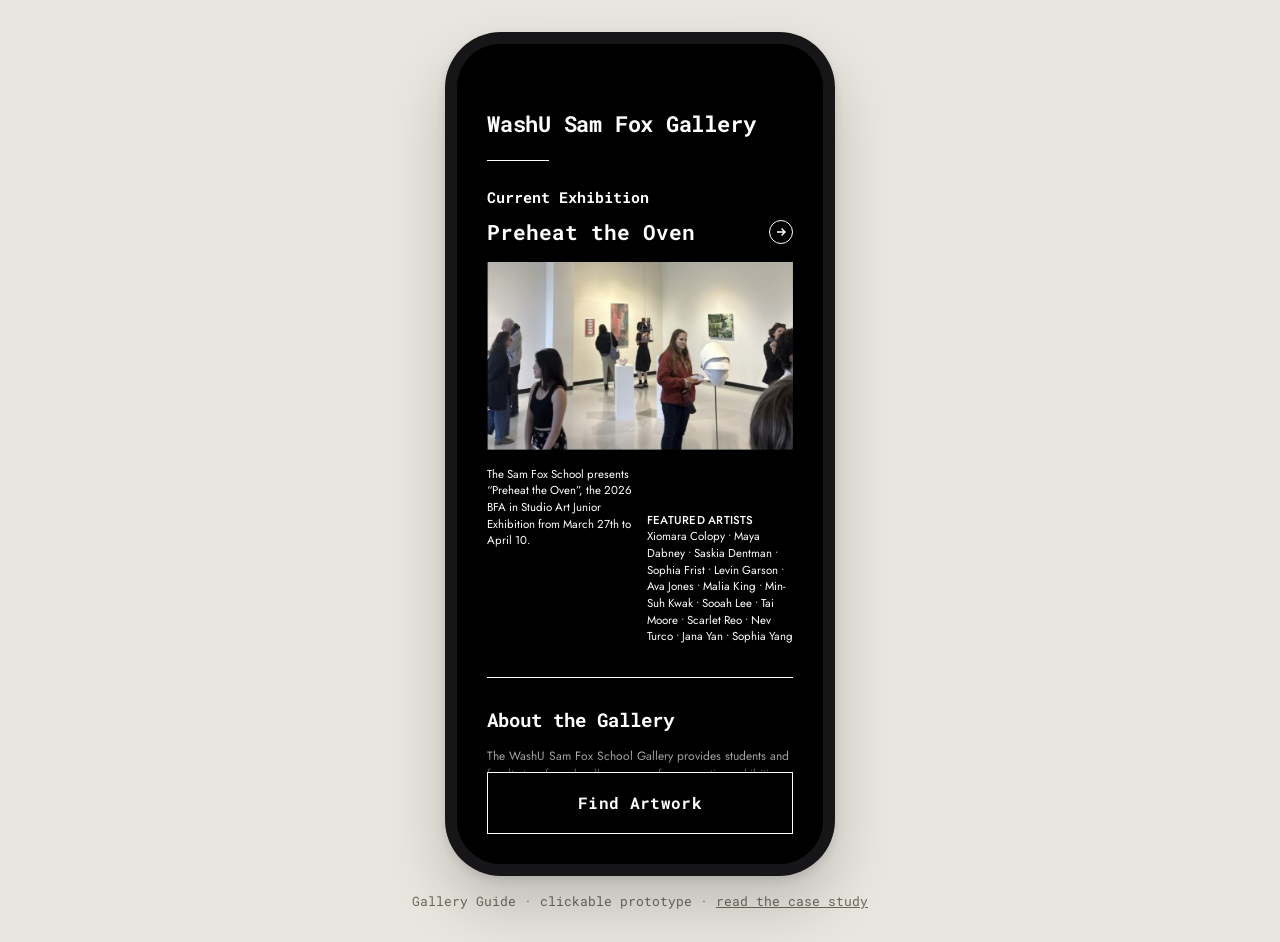
<file: gallery-guide/prototype/index.html>
<!doctype html>
<html lang="en">
<head>
<meta charset="utf-8">
<meta name="viewport" content="width=device-width, initial-scale=1, viewport-fit=cover">
<title>Gallery Guide · prototype</title>
<meta name="description" content="Clickable prototype of Gallery Guide, a phone guide for the WashU Sam Fox School Gallery.">
<link rel="preconnect" href="https://fonts.googleapis.com">
<link rel="preconnect" href="https://fonts.gstatic.com" crossorigin>
<link rel="stylesheet" href="https://fonts.googleapis.com/css2?family=Jost:wght@400;500&family=Roboto+Mono:ital,wght@0,400;0,700;1,400&display=swap">
<style>
/* Gallery Guide prototype. One page, views swapped by a small router (see script).
   Opens in a phone frame on wide screens; fills the screen on phones or with ?embed=1. */
:root {
  --bg: #000; --fg: #fff; --dim: #9a9a9a; --line: #3a3a3a; --stage: #E9E6DF;
  --mono: "Roboto Mono", ui-monospace, Menlo, monospace;
  --sans: "Jost", "Futura", "Avenir Next", system-ui, sans-serif;
}
* { box-sizing: border-box; }
html, body { margin: 0; height: 100%; }
body { background: var(--stage); font-family: var(--sans); -webkit-font-smoothing: antialiased; }
button { font: inherit; color: inherit; background: none; border: 0; padding: 0; cursor: pointer; }
img { display: block; max-width: 100%; height: auto; }
:focus-visible { outline: 1.5px dashed #fff; outline-offset: 3px; }

/* stage + phone frame */
.stage { min-height: 100%; display: grid; place-items: center; padding: 32px 16px; gap: 16px; }
.phone { position: relative; width: 390px; height: 844px; border-radius: 56px; background: #161618; padding: 12px; box-shadow: 0 30px 60px rgb(0 0 0 / .18), 0 4px 10px rgb(0 0 0 / .1); }
.phone::before { content: ""; position: absolute; top: 22px; left: 50%; translate: -50% 0; width: 110px; height: 30px; border-radius: 20px; background: #000; z-index: 30; }
.app { position: relative; width: 100%; height: 100%; border-radius: 44px; overflow: hidden; background: var(--bg); color: var(--fg); }
.caption { font: 400 13px/1.4 var(--mono); color: #6b675f; text-align: center; }
.caption a { color: inherit; }
@media (max-width: 500px), (max-height: 700px) { body:not(.framed) .stage { padding: 0; display: block; } body:not(.framed) .phone { width: 100%; height: 100dvh; border-radius: 0; padding: 0; box-shadow: none; } body:not(.framed) .phone::before { display: none; } body:not(.framed) .app { border-radius: 0; } body:not(.framed) .caption { display: none; } }
body.embed .stage { padding: 0; display: block; } body.embed .phone { width: 100%; height: 100dvh; border-radius: 0; padding: 0; box-shadow: none; background: #000; } body.embed .phone::before { display: none; } body.embed .app { border-radius: 0; } body.embed .caption { display: none; }

/* views */
.view { position: absolute; inset: 0; overflow-y: auto; overscroll-behavior: contain; background: var(--bg); opacity: 0; visibility: hidden; transform: translateX(16px); transition: opacity .22s, transform .22s, visibility 0s .22s; scrollbar-width: none; }
.view::-webkit-scrollbar { display: none; }
.view.on { opacity: 1; visibility: visible; transform: none; transition: opacity .22s, transform .22s; }
@media (prefers-reduced-motion: reduce) { .view, .view.on { transition: none; transform: none; } }
.pad { padding: 0 30px; }
.top { position: sticky; top: 0; z-index: 5; display: flex; align-items: center; gap: 14px; padding: 58px 22px 16px 22px; background: var(--bg); font: 700 17px/1.2 var(--mono); }
.top .back { width: 30px; height: 30px; display: grid; place-items: center; flex: none; border-radius: 50%; }
.top .back svg { width: 18px; height: 18px; }
.top span { white-space: nowrap; overflow: hidden; text-overflow: ellipsis; }
.mono { font-family: var(--mono); }
.rule { height: 1px; background: #fff; margin: 0; border: 0; }
.short { width: 62px; }
p { margin: 0; }

/* home */
.home h1 { margin: 0; padding: 66px 0 22px; font: 700 22px/1.25 var(--mono); letter-spacing: -0.01em; }
.label { font: 700 14.5px/1.3 var(--mono); margin-top: 28px; }
.ex-row { display: flex; align-items: center; justify-content: space-between; gap: 12px; margin: 12px 0 16px; width: 100%; text-align: left; }
.ex-row h2 { margin: 0; font: 700 21px/1.25 var(--mono); }
.circ { flex: none; width: 24px; height: 24px; border: 1.5px solid #fff; border-radius: 50%; display: grid; place-items: center; }
.circ svg { width: 12px; height: 12px; }
.cols2 { display: grid; grid-template-columns: 1fr 1fr; gap: 14px; margin-top: 16px; font-size: 11.5px; line-height: 1.45; }
.cols2 .r { padding-top: 46px; }
.cols2 b { font-weight: 500; display: block; letter-spacing: .02em; }
.sec { margin-top: 32px; padding-top: 30px; border-top: 1px solid #fff; }
.sec h2 { margin: 0 0 14px; font: 700 19px/1.3 var(--mono); }
.sec p { font-size: 12px; line-height: 1.55; color: #d6d6d6; }
.info { display: grid; grid-template-columns: 1fr 1fr; gap: 16px; margin-top: 26px; font-size: 11.5px; line-height: 1.45; }
.info img { width: 100%; aspect-ratio: 161 / 140; object-fit: cover; }
.info p + p { margin-top: 10px; }
.past { list-style: none; margin: 18px 0 0; padding: 0; display: grid; gap: 22px; }
.past button { display: grid; grid-template-columns: 1fr 1fr; gap: 16px; align-items: center; width: 100%; text-align: left; font-size: 12px; line-height: 1.45; }
.past img { width: 100%; aspect-ratio: 3 / 2; object-fit: cover; }
.find-wrap { position: sticky; bottom: 0; padding: 26px 30px 30px; background: linear-gradient(transparent, #000 38%); margin-top: 8px; }
.find { display: block; width: 100%; padding: 22px 0; border: 1.5px solid #fff; background: #000; font: 700 16px/1 var(--mono); letter-spacing: .02em; }
.find:active { background: #fff; color: #000; }

/* tabs + lists */
.ex-title { margin: 6px 0 0; font: 700 18px/1.3 var(--mono); }
.tabs { display: flex; gap: 28px; margin: 22px 0 26px; font: 700 13px/1 var(--mono); }
.tabs button { padding-bottom: 7px; color: #cfcfcf; border-bottom: 1.5px solid transparent; }
.tabs button[aria-selected="true"] { color: #fff; border-color: #fff; }
.list { list-style: none; margin: 0; padding: 0 0 40px; display: grid; gap: 34px; }
.item { display: grid; grid-template-columns: 130px 1fr; gap: 20px; width: 100%; text-align: left; }
.item img { width: 130px; height: 135px; object-fit: cover; }
.item .t { display: flex; flex-direction: column; min-height: 135px; font: 700 13px/1.35 var(--mono); }
.item .t .sub { margin-top: auto; font-size: 11.5px; }
.item .t .more { align-self: flex-end; margin-top: 4px; font: 400 9.5px/1 var(--mono); color: #bdbdbd; }

/* scan */
.scan { display: flex; flex-direction: column; overflow: hidden; }
.cam { position: relative; flex: 1; min-height: 0; overflow: hidden; background: #222; }
.cam img { position: absolute; inset: 0; width: 100%; height: 100%; object-fit: cover; transition: opacity .35s, filter .6s; }
.cam.busy img { filter: blur(1.5px) brightness(.92); }
.cam .msg { position: absolute; left: 0; right: 0; top: 46%; text-align: center; font: 700 12.5px/1.2 var(--mono); text-shadow: 0 1px 6px rgb(0 0 0 / .5); }
.corner { position: absolute; width: 60px; height: 58px; border: 2px solid #fff; opacity: 0; transition: opacity .3s, transform .35s; }
.c1 { top: 22%; left: 6%; border-right: 0; border-bottom: 0; transform: translate(-10px, -10px); }
.c2 { top: 22%; right: 6%; border-left: 0; border-bottom: 0; transform: translate(10px, -10px); }
.c3 { bottom: 8%; left: 6%; border-right: 0; border-top: 0; transform: translate(-10px, 10px); }
.c4 { bottom: 8%; right: 6%; border-left: 0; border-top: 0; transform: translate(10px, 10px); }
.found .corner { opacity: 1; transform: none; }
.sweep { position: absolute; left: 0; right: 0; height: 2px; top: 0; background: linear-gradient(90deg, transparent, rgb(255 255 255 / .8), transparent); opacity: 0; }
.cam.busy .sweep { opacity: 1; animation: sweep 1.4s ease-in-out infinite; }
@keyframes sweep { from { top: 12%; } to { top: 88%; } }
@media (prefers-reduced-motion: reduce) { .cam.busy .sweep { animation: none; top: 50%; } }
.scan-ui { flex: none; padding: 26px 34px 34px; display: grid; gap: 22px; justify-items: center; background: #000; }
.result { width: 100%; min-height: 52px; border: 1.5px solid #fff; display: flex; align-items: center; justify-content: center; gap: 12px; padding: 8px 16px; font: italic 400 12px/1.35 var(--mono); text-align: left; }
.result[disabled] { cursor: default; color: #e6e6e6; }
.result .circ { margin-left: auto; }
.result:not([disabled]) span { margin-left: auto; }
.shutter { width: 68px; height: 68px; border-radius: 50%; border: 3px solid #fff; padding: 4px; }
.shutter i { display: block; width: 100%; height: 100%; border-radius: 50%; background: #fff; transition: transform .15s; }
.shutter:active i { transform: scale(.88); }
.hint { font: 400 10.5px/1.3 var(--mono); color: var(--dim); margin-top: -10px; }

/* artwork */
.art-img { width: 100%; height: auto; }
.meta { margin-top: 26px; font: 400 12px/1.45 var(--mono); }
.meta b { display: block; }
.desc { margin-top: 18px; font-size: 12.5px; line-height: 1.6; color: #e0e0e0; }
.desc p + p { margin-top: 2px; }
.audio { margin-top: 26px; padding: 16px 16px 14px; border: 1px solid var(--line); }
.audio h3 { margin: 0 0 14px; text-align: center; font: 700 14px/1 var(--mono); }
.bar { position: relative; height: 3px; background: #555; border-radius: 2px; cursor: pointer; }
.bar i { position: absolute; left: 0; top: 0; bottom: 0; width: var(--p, 0%); background: #fff; border-radius: 2px; }
.bar b { position: absolute; top: 50%; left: var(--p, 0%); width: 15px; height: 15px; translate: -50% -50%; border-radius: 50%; background: #fff; }
.times { display: flex; justify-content: space-between; margin-top: 10px; font: 400 11px/1 var(--sans); color: #a9b0d8; }
.ctrls { display: flex; justify-content: center; gap: 34px; margin-top: 10px; }
.ctrls button { width: 30px; height: 30px; display: grid; place-items: center; }
.ctrls svg { width: 22px; height: 22px; }
.tts { margin-top: 10px; text-align: center; font: 400 10px/1.3 var(--mono); color: var(--dim); }
.comment { display: flex; align-items: center; gap: 10px; margin-top: 30px; height: 56px; padding: 0 16px 0 22px; border: 1.5px solid #fff; }
.comment input { flex: 1; min-width: 0; background: none; border: 0; color: #fff; font: 700 12px/1 var(--mono); }
.comment input::placeholder { color: #9a9a9a; }
.comment input:focus { outline: none; }
.comment:focus-within { border-color: #fff; box-shadow: 0 0 0 1px #fff; }
.comment button svg { width: 20px; height: 20px; }
.thread { list-style: none; margin: 30px 0 0; padding: 0 0 0 26px; border-left: 1px solid #fff; display: grid; gap: 18px; }
.thread .reply { margin-left: 24px; padding-left: 24px; border-left: 1px solid #fff; }
.cm { display: grid; grid-template-columns: 1fr auto; gap: 4px 12px; font: 400 11.5px/1.4 var(--mono); }
.cm .who b { font-weight: 700; }
.cm .acts { display: flex; gap: 12px; align-items: flex-start; grid-row: span 2; }
.cm .acts button svg { width: 15px; height: 15px; }
.cm .acts .liked svg { fill: #fff; }
.cm .acts small { font-size: 10px; color: var(--dim); margin-left: -8px; }
.cm.new { animation: in .35s ease-out; }
@keyframes in { from { opacity: 0; transform: translateY(-6px); } }
.artist-h { margin: 6px 0 22px; font: 700 18px/1.2 var(--mono); }
.artist-row { display: grid; grid-template-columns: 1fr 1fr; gap: 18px; align-items: end; }
.artist-row img { width: 100%; aspect-ratio: 130 / 136; object-fit: cover; }
.artist-row .r { font: 400 11px/1.5 var(--mono); }
.artist-row .r a { display: inline-block; margin-top: 30px; color: #fff; }
.statement h3 { margin: 30px 0 12px; font: 700 13px/1 var(--mono); }
.statement p { font-size: 12px; line-height: 1.6; color: #e0e0e0; }
.contact { display: flex; gap: 14px; margin-top: 34px; }
.contact a, .contact button { width: 26px; height: 26px; display: grid; place-items: center; color: #fff; }
.contact svg { width: 20px; height: 20px; }
.small { margin-top: 12px; font: 400 10.5px/1.45 var(--mono); color: #cfcfcf; }
.proc-h { display: flex; justify-content: space-between; font: 700 13px/1 var(--mono); margin-bottom: 26px; }
.proc { list-style: none; margin: 0; padding: 0 0 40px; display: grid; gap: 30px; }
.proc li { display: grid; grid-template-columns: 112px 1fr; gap: 20px; align-items: start; }
.proc img { width: 100%; aspect-ratio: 107 / 125; object-fit: cover; }
.proc p { text-align: right; font: 400 11px/1.45 var(--mono); }

/* past */
.past-h { margin: 6px 0 22px; font: 700 18px/1.35 var(--mono); }
.past-grid { display: grid; grid-template-columns: 1fr 1fr; gap: 16px; margin-top: 22px; padding-bottom: 50px; font-size: 11.5px; line-height: 1.5; }
.past-grid p + p { margin-top: 14px; }

/* toast */
.toast { position: absolute; left: 18px; right: 18px; bottom: 26px; z-index: 40; padding: 13px 16px; border-radius: 12px; background: #fff; color: #000; font: 400 12px/1.4 var(--mono); opacity: 0; transform: translateY(10px); transition: opacity .2s, transform .2s; pointer-events: none; }
.toast.on { opacity: 1; transform: none; }
</style>
</head>
<body>
<div class="stage">
  <div class="phone">
    <div class="app" id="app">

      <!-- ===== home ===== -->
      <section class="view home on" data-view="home" aria-label="Home">
        <div class="pad">
          <h1>WashU Sam Fox Gallery</h1>
          <hr class="rule short">
          <p class="label">Current Exhibition</p>
          <button class="ex-row" data-go="exhibition" aria-label="Open exhibition: Preheat the Oven">
            <h2>Preheat the Oven</h2><span class="circ" aria-hidden="true"><svg viewBox="0 0 12 12" fill="none" stroke="currentColor" stroke-width="1.4"><path d="M2 6h8M6.5 2.5 10 6l-3.5 3.5"/></svg></span>
          </button>
          <img src="img/opening.jpg" width="762" height="468" alt="Visitors at the opening of Preheat the Oven, walking between paintings and a sculpture on a plinth">
          <div class="cols2">
            <p>The Sam Fox School presents “Preheat the Oven”, the 2026 BFA in Studio Art Junior Exhibition from March 27th to April 10.</p>
            <p class="r"><b>FEATURED ARTISTS</b>Xiomara Colopy • Maya Dabney • Saskia Dentman • Sophia Frist • Levin Garson • Ava Jones • Malia King • Min-Suh Kwak • Sooah Lee • Tai Moore • Scarlet Reo • Nev Turco • Jana Yan • Sophia Yang</p>
          </div>
          <div class="sec">
            <h2>About the Gallery</h2>
            <p>The WashU Sam Fox School Gallery provides students and faculty two formal gallery spaces for presenting exhibitions, and also shows work by widely known contemporary artists. Located less than a mile from campus along the Delmar Loop, the gallery opened in 2025 with 2,950 square feet of exhibition space.</p>
            <div class="info">
              <img src="img/manager.jpg" width="161" height="140" alt="Gallery manager">
              <div><p>Hours<br>Wednesday-Saturday, 12-5 p.m. and by appointment.</p><p>Contact Us<br>314-935-7454</p><p>Location<br>6128 Delmar Blvd.</p></div>
            </div>
          </div>
          <div class="sec">
            <h2>Past Exhibition</h2>
            <ul class="past">
              <li><button data-go="past"><img src="img/past-timelapse.jpg" width="162" height="108" alt=""><span>Time Lapse: New Faculty in Design and Visual Art</span></button></li>
              <li><button data-toast="past"><img src="img/past-dream.jpg" width="162" height="108" alt=""><span>Dream Machines: Works from Up-Cycles: Form, Function, and Design</span></button></li>
              <li><button data-toast="past"><img src="img/past-lucky.jpg" width="162" height="108" alt=""><span>Lucky 13: MFA-VA Summer Projects Exhibition</span></button></li>
            </ul>
          </div>
        </div>
        <div class="find-wrap"><button class="find" data-go="scan">Find Artwork</button></div>
      </section>

      <!-- ===== exhibition ===== -->
      <section class="view" data-view="exhibition" aria-label="Exhibition">
        <header class="top"><button class="back" aria-label="Back"><svg viewBox="0 0 18 18" fill="none" stroke="currentColor" stroke-width="1.8"><path d="M11.5 3 5.5 9l6 6"/></svg></button><span>WashU Sam Fox Gallery</span></header>
        <div class="pad">
          <h2 class="ex-title">Exhibition: Preheat the Oven</h2>
          <div class="tabs" role="tablist">
            <button role="tab" aria-selected="true" data-tab="works">Artworks in show</button>
            <button role="tab" aria-selected="false" data-tab="artists">Artists in show</button>
          </div>
          <div data-panel="works">
            <ul class="list">
              <li><button class="item" data-go="artwork" data-art="body"><img src="img/t-body.jpg" width="130" height="135" alt=""><span class="t">Her Body Was There Before I Found It<span class="sub">Jana Yan<br>2026</span><span class="more">learn more →</span></span></button></li>
              <li><button class="item" data-toast="art"><img src="img/t-sink.jpg" width="130" height="135" alt=""><span class="t">On the sink<span class="sub">2026</span><span class="more">learn more →</span></span></button></li>
              <li><button class="item" data-toast="art"><img src="img/t-home.jpg" width="130" height="135" alt=""><span class="t">Home? Home<span class="sub">2026</span><span class="more">learn more →</span></span></button></li>
              <li><button class="item" data-toast="art"><img src="img/t-playground.jpg" width="130" height="135" alt=""><span class="t">Playground<span class="sub">2026</span><span class="more">learn more →</span></span></button></li>
              <li><button class="item" data-go="artwork" data-art="closet"><img src="img/t-closet.jpg" width="130" height="135" alt=""><span class="t">Mom’s Closet<span class="sub">Jana Yan<br>2026</span><span class="more">learn more →</span></span></button></li>
            </ul>
          </div>
          <div data-panel="artists" hidden>
            <ul class="list">
              <li><button class="item" data-toast="artist"><img src="img/a-sophia.jpg" width="130" height="136" alt=""><span class="t">Sophia Frist<span class="sub">Current Junior<br>B.F.A in Studio Art</span><span class="more">artist page →</span></span></button></li>
              <li><button class="item" data-go="artwork" data-art="body" data-tabto="artist"><img src="img/a-jana.jpg" width="130" height="136" alt=""><span class="t">Jana Yan<span class="sub">Current Junior<br>B.F.A in Studio Art</span><span class="more">artist page →</span></span></button></li>
              <li><button class="item" data-toast="artist"><img src="img/a-sooah.jpg" width="130" height="136" alt=""><span class="t">Sooah Lee<span class="sub">Current Junior<br>B.F.A in Studio Art</span><span class="more">artist page →</span></span></button></li>
              <li><button class="item" data-toast="artist"><img src="img/a-levin.jpg" width="130" height="136" alt=""><span class="t">Levin Garson<span class="sub">Current Junior<br>B.F.A in Studio Art</span><span class="more">artist page →</span></span></button></li>
              <li><button class="item" data-toast="artist"><img src="img/a-ava.jpg" width="130" height="136" alt=""><span class="t">Ava Jones<span class="sub">Current Junior<br>B.F.A in Studio Art</span><span class="more">artist page →</span></span></button></li>
            </ul>
          </div>
        </div>
      </section>

      <!-- ===== scan ===== -->
      <section class="view scan" data-view="scan" aria-label="Find artwork">
        <header class="top"><button class="back" aria-label="Back"><svg viewBox="0 0 18 18" fill="none" stroke="currentColor" stroke-width="1.8"><path d="M11.5 3 5.5 9l6 6"/></svg></button><span>WashU Sam Fox Gallery</span></header>
        <div class="cam" id="cam">
          <img id="camImg" src="img/body.jpg" alt="Camera view of an artwork in the gallery">
          <span class="sweep" aria-hidden="true"></span>
          <span class="corner c1"></span><span class="corner c2"></span><span class="corner c3"></span><span class="corner c4"></span>
          <p class="msg" id="camMsg" aria-live="polite">Point your camera at an artwork</p>
        </div>
        <div class="scan-ui">
          <button class="result" id="result" disabled><span id="resultText">Identifying artwork...</span></button>
          <button class="shutter" id="shutter" aria-label="Scan another artwork"><i></i></button>
          <p class="hint">tap the shutter to scan the next artwork</p>
        </div>
      </section>

      <!-- ===== artwork ===== -->
      <section class="view" data-view="artwork" aria-label="Artwork">
        <header class="top"><button class="back" aria-label="Back"><svg viewBox="0 0 18 18" fill="none" stroke="currentColor" stroke-width="1.8"><path d="M11.5 3 5.5 9l6 6"/></svg></button><span id="artTop"></span></header>
        <div class="pad">
          <div class="tabs" role="tablist" style="margin-top:2px">
            <button role="tab" aria-selected="true" data-tab="work">the work</button>
            <button role="tab" aria-selected="false" data-tab="artist">the artist</button>
            <button role="tab" aria-selected="false" data-tab="process">the process</button>
          </div>

          <div data-panel="work">
            <img class="art-img" id="artImg" alt="">
            <p class="meta"><b>Jana Yan</b><span id="artTitle"></span><br>2026</p>
            <div class="desc" id="artDesc"></div>
            <div class="audio" role="group" aria-label="Audio guide">
              <h3>About the work</h3>
              <div class="bar" id="bar" role="slider" aria-label="Audio position" aria-valuemin="0" aria-valuemax="100" aria-valuenow="0" tabindex="0"><i></i><b></b></div>
              <div class="times"><span id="tNow">00:00</span><span id="tEnd">00:00</span></div>
              <div class="ctrls">
                <button id="aPrev" aria-label="Restart"><svg viewBox="0 0 22 22" fill="none" stroke="currentColor" stroke-width="1.8"><path d="M5 4v14M17 4 8 11l9 7z"/></svg></button>
                <button id="aPlay" aria-label="Play"><svg id="icoPlay" viewBox="0 0 22 22" fill="currentColor"><path d="M7 4.5v13l11-6.5z"/></svg><svg id="icoPause" viewBox="0 0 22 22" fill="currentColor" style="display:none"><path d="M6.5 4h3v14h-3zM12.5 4h3v14h-3z"/></svg></button>
                <button id="aNext" aria-label="Skip to end"><svg viewBox="0 0 22 22" fill="none" stroke="currentColor" stroke-width="1.8"><path d="M17 4v14M5 4l9 7-9 7z"/></svg></button>
              </div>
              <p class="tts" id="tts">plays a read-aloud of the description</p>
            </div>
            <form class="comment" id="cform" autocomplete="off">
              <input id="cinput" type="text" maxlength="200" placeholder="Leave a thought or comment" aria-label="Leave a thought or comment">
              <button aria-label="Post comment"><svg viewBox="0 0 20 20" fill="none" stroke="currentColor" stroke-width="1.5"><path d="M18 2 2 9l6.5 2.5L11 18z M18 2 8.5 11.5"/></svg></button>
            </form>
            <ul class="thread" id="thread" aria-label="Comments"></ul>
            <div style="height:44px"></div>
          </div>

          <div data-panel="artist" hidden>
            <h2 class="artist-h">Jana Yan</h2>
            <div class="artist-row">
              <img src="img/a-jana.jpg" width="130" height="136" alt="Portrait of Jana Yan">
              <div class="r">Junior<br>BFA in Studio Art<br><a href="../../" target="_blank" rel="noopener">personal website ↗</a></div>
            </div>
            <div class="statement">
              <h3>Artist Statement:</h3>
              <p>As an artist I pay attention to things and spaces around me and the everyday surroundings that shape how we move through the world. I explore the relationship between natural and manufactured environments, and their relationship with memories. While emphasizing materiality, I also focus on conveying the lived experience of being within these spaces. My work reflects my own encounters with the environment, as well as the cultural, social, and historical forces that have shaped and transformed it. With a background in computer science and digital design, I also explore machine and program driven movements and integrate design principles into my studio practice.</p>
            </div>
            <div class="contact">
              <a href="mailto:yanjana002@gmail.com" aria-label="Email the artist"><svg viewBox="0 0 20 20" fill="none" stroke="currentColor" stroke-width="1.4"><rect x="2" y="4" width="16" height="12" rx="1.5"/><path d="m2.5 5 7.5 6 7.5-6"/></svg></a>
              <a href="https://www.instagram.com/madebyjanayan/" target="_blank" rel="noopener" aria-label="Artist on Instagram"><svg viewBox="0 0 20 20" fill="none" stroke="currentColor" stroke-width="1.4"><rect x="2.5" y="2.5" width="15" height="15" rx="4"/><circle cx="10" cy="10" r="3.4"/><circle cx="14.4" cy="5.6" r=".8" fill="currentColor"/></svg></a>
            </div>
            <p class="small">Questions or inquiries?<br>Feel free to contact the artist!</p>
            <div style="height:50px"></div>
          </div>

          <div data-panel="process" hidden>
            <div class="proc-h"><span>Process Photos</span><span>Description</span></div>
            <ul class="proc" id="proc"></ul>
          </div>
        </div>
      </section>

      <!-- ===== past exhibition ===== -->
      <section class="view" data-view="past" aria-label="Past exhibition">
        <header class="top"><button class="back" aria-label="Back"><svg viewBox="0 0 18 18" fill="none" stroke="currentColor" stroke-width="1.8"><path d="M11.5 3 5.5 9l6 6"/></svg></button><span>WashU Sam Fox Gallery</span></header>
        <div class="pad">
          <h2 class="past-h">Time Lapse: New Faculty in Design and Visual Art</h2>
          <img src="img/timelapse-poster.jpg" width="342" height="229" alt="Time Lapse exhibition poster" style="width:100%">
          <p style="margin-top:22px;font-size:12px;line-height:1.6;color:#e0e0e0">Time Lapse features work from new and recent faculty additions in Design and Visual Art at the Sam Fox School. The works presented explore time as process, as medium, and in relationship to place and to our past in order to clarify the present moment. At the same time, these recent faculty additions offer a lens into the future of art and design at WashU and in the region.</p>
          <div class="past-grid">
            <div><p>FEATURED FACULTY ARTISTS</p><p>Josh Azzarella • Tiffany Calvert • Joe deVera • Bei Hu • Megan Irwin • Aida Lizalde • Luiz Ludwig • Laurel Schwulst</p></div>
            <div><p>On View<br>Jan 23 – Feb 28</p><p>Opening Reception<br>Friday, Jan. 23 from 5-7 p.m.</p><p>Gallery Hours<br>Wed-Sat, 12 - 5 p.m.</p></div>
          </div>
        </div>
      </section>

      <div class="toast" id="toast" role="status" aria-live="polite"></div>
    </div>
  </div>
  <p class="caption">Gallery Guide · clickable prototype · <a href="../">read the case study</a></p>
</div>

<script>
(() => {
  const qs = new URLSearchParams(location.search);
  if (qs.has("embed")) document.body.classList.add("embed");

  const ARTS = {
    body: {
      top: "Her Body Was There Before I Found It", title: "Her Body Was There Before I Found It",
      img: "img/body.jpg", w: 343, h: 363, scan: "img/body.jpg",
      alt: "Her Body Was There Before I Found It: white plaster forms twisting through a thin metal frame in the gallery",
      desc: ["In this piece I explore the relationship between the living and non-living, and the idea of time and decay. Using wire, plaster, plastic and silicon, I created a form between human and imaginary body, which sits on an alter-like shaped frame. With the piece being life-sized, I wish for the viewer to be able to relate their own bodily experience with the form of my creation, thinking about what it means to exist as human."],
      process: [
        ["img/p-body-1.jpg", "For each “bodily organism” part of the sculpture, I start with making a wire skeleton to confirm the overall shape and size of them."],
        ["img/p-body-2.jpg", "Using plaster on fabric, I covered the wire skeletons of the sculpture to create flesh and volume."],
        ["img/p-body-3.jpg", "These are the first two bodily creatures I made using the process described above. According to their shape and relationship in space, I am going to make the last organism and the supporting framework behind them."]
      ],
      comments: [
        { who: "Anonymous Bunny", when: "17 minutes ago", text: "The shadows on the wall feel like part of the piece." },
        { who: "Anonymous Ibex", when: "4 hours ago", text: "I walked around it twice before I noticed the third figure.", replies: [
          { who: "Anonymous Hippo", when: "4 minutes ago", text: "Same, it changes from every side." }
        ] }
      ]
    },
    closet: {
      top: "Mom’s Closet", title: "Everything I Stole From Mom",
      img: "img/closet.jpg", w: 343, h: 443, scan: "img/closet.jpg",
      alt: "Mom’s Closet: a hand-built wooden closet frame holding fabric clothing printed with grey ink rubbings",
      desc: ["EVER SINCE I WAS A KID I WANTED TO BE LIKE MOM.", "I remember sneaking into her bathroom at night, opening her cabinet behind the mirror, and trying her lipstick on my little lips. Similarly, I have tried on her dresses, her coats, her heels, and her perfume.", "As I grew up mom would offer to give me some of her things, that she doesn’t use or wear anymore.", "“I’m too old for these”, she says.", "Sometimes I also ask for, or just take things from her."],
      process: [
        ["img/p-closet-1.jpg", "I printed the clothing items using ink rubbing on fabric."],
        ["img/p-closet-2.jpg", "Using etching technique, I printed the list of “things” that I “stole” from my mother."],
        ["img/p-closet-3.jpg", "I hand made the closet frame using wood, so it fits the specific dimension for the items displayed for this project."]
      ],
      comments: [
        { who: "Anonymous Hippo", when: "2 minutes ago", text: "The ink rubbings look like x-rays of the clothes." },
        { who: "Anonymous Bunny", when: "17 minutes ago", text: "This made me want to call my mom." },
        { who: "Anonymous Ibex", when: "4 hours ago", text: "Is the list on the shelf the etching?", replies: [
          { who: "Anonymous Hippo", when: "4 minutes ago", text: "Yes, check the process tab." }
        ] }
      ]
    }
  };
  const SCAN_ORDER = ["body", "closet"];

  const app = document.getElementById("app");
  const views = Object.fromEntries([...app.querySelectorAll(".view")].map(v => [v.dataset.view, v]));
  const stack = ["home"];

  function show(name) {
    Object.entries(views).forEach(([k, v]) => { const on = k === name; v.classList.toggle("on", on); v.toggleAttribute("inert", !on); v.setAttribute("aria-hidden", String(!on)); });
    views[name].scrollTop = 0;
    if (name !== "artwork") audio.stop();
    if (name === "scan") scan.start(); else scan.stop();
  }
  function go(name, opts = {}) {
    if (name === "artwork") renderArt(opts.art || "body", opts.tab || "work");
    stack.push(name); show(name);
  }
  function back() { if (stack.length > 1) stack.pop(); show(stack[stack.length - 1]); }
  Object.values(views).forEach(v => v.toggleAttribute("inert", !v.classList.contains("on")));

  const toast = (() => {
    const el = document.getElementById("toast"); let t;
    const MSG = {
      art: "This prototype has full pages for two artworks: Her Body Was There Before I Found It and Mom’s Closet.",
      artist: "Only Jana Yan’s artist page is built in this prototype.",
      past: "Only Time Lapse has a full page in this prototype."
    };
    return k => { el.textContent = MSG[k] || k; el.classList.add("on"); clearTimeout(t); t = setTimeout(() => el.classList.remove("on"), 2600); };
  })();

  app.addEventListener("click", e => {
    const b = e.target.closest("button, a"); if (!b || !app.contains(b)) return;
    if (b.classList.contains("back")) return back();
    if (b.dataset.go) return go(b.dataset.go, { art: b.dataset.art, tab: b.dataset.tabto });
    if (b.dataset.toast) return toast(b.dataset.toast);
    if (b.dataset.tab) return selectTab(b);
  });

  function selectTab(btn) {
    const list = btn.closest(".tabs"), root = list.parentElement;
    list.querySelectorAll("button").forEach(x => x.setAttribute("aria-selected", String(x === btn)));
    root.querySelectorAll(":scope > [data-panel]").forEach(p => p.hidden = p.dataset.panel !== btn.dataset.tab);
    if (btn.dataset.tab !== "work") audio.pause();
  }

  // ---------- scan ----------
  const scan = (() => {
    const cam = document.getElementById("cam"), img = document.getElementById("camImg"), msg = document.getElementById("camMsg");
    const res = document.getElementById("result"), txt = document.getElementById("resultText");
    let idx = 0, timer;
    const ARROW = '<span class="circ" aria-hidden="true"><svg viewBox="0 0 12 12" fill="none" stroke="currentColor" stroke-width="1.4"><path d="M2 6h8M6.5 2.5 10 6l-3.5 3.5"/></svg></span>';
    function start() {
      clearTimeout(timer);
      const art = ARTS[SCAN_ORDER[idx]];
      img.src = art.scan; cam.classList.remove("found"); cam.classList.add("busy");
      msg.textContent = "Point your camera at an artwork";
      res.disabled = true; res.innerHTML = '<span>Identifying artwork...</span>'; res.removeAttribute("data-art");
      timer = setTimeout(() => {
        cam.classList.remove("busy"); cam.classList.add("found"); msg.textContent = "Artwork found!";
        res.disabled = false; res.dataset.art = SCAN_ORDER[idx];
        res.innerHTML = `<span>${art.top}</span>${ARROW}`; res.setAttribute("aria-label", "Open " + art.top);
      }, 1700);
    }
    function stop() { clearTimeout(timer); }
    res.addEventListener("click", () => { if (!res.disabled) go("artwork", { art: res.dataset.art }); });
    document.getElementById("shutter").addEventListener("click", () => { idx = (idx + 1) % SCAN_ORDER.length; start(); });
    return { start, stop };
  })();

  // ---------- artwork ----------
  let current = "body";
  function renderArt(key, tab) {
    current = key; const a = ARTS[key];
    document.getElementById("artTop").textContent = a.top;
    const im = document.getElementById("artImg"); im.src = a.img; im.width = a.w; im.height = a.h; im.alt = a.alt;
    document.getElementById("artTitle").textContent = a.title;
    document.getElementById("artDesc").innerHTML = a.desc.map(p => `<p>${p}</p>`).join("");
    document.getElementById("proc").innerHTML = a.process.map(([src, t]) => `<li><img src="${src}" alt="Process photo"><p>${t}</p></li>`).join("");
    renderThread();
    audio.load(a.desc.join(" "));
    const btn = views.artwork.querySelector(`.tabs [data-tab="${tab}"]`); selectTab(btn);
  }

  // comments live per artwork in memory (they reset on reload: this is a prototype)
  const HEART = '<svg viewBox="0 0 16 16" fill="none" stroke="currentColor" stroke-width="1.3"><path d="M8 13.5S2 10 2 6a3 3 0 0 1 6-1 3 3 0 0 1 6 1c0 4-6 7.5-6 7.5z"/></svg>';
  const REPLY = '<svg viewBox="0 0 16 16" fill="none" stroke="currentColor" stroke-width="1.3"><path d="M6 4 2 8l4 4M2 8h7a5 5 0 0 1 5 5"/></svg>';
  const esc = s => s.replace(/[&<>"]/g, c => ({ "&": "&amp;", "<": "&lt;", ">": "&gt;", '"': "&quot;" }[c]));
  function cmHTML(c, path, isNew) {
    return `<div class="cm${isNew ? " new" : ""}"><span class="who"><b>${esc(c.who)}</b> • ${esc(c.when)}</span><span class="acts"><button data-reply="${esc(c.who)}" aria-label="Reply to ${esc(c.who)}">${REPLY}</button><button data-like="${path}" class="${c.liked ? "liked" : ""}" aria-pressed="${!!c.liked}" aria-label="Like">${HEART}</button>${c.likes ? `<small>${c.likes}</small>` : ""}</span><span>${esc(c.text)}</span></div>`;
  }
  let lastNew = null;
  function renderThread() {
    const list = ARTS[current].comments;
    document.getElementById("thread").innerHTML = list.map((c, i) =>
      `<li>${cmHTML(c, i, lastNew === c)}${(c.replies || []).map((r, j) => `<div class="reply" style="margin-top:14px">${cmHTML(r, i + "." + j, lastNew === r)}</div>`).join("")}</li>`).join("");
    lastNew = null;
  }
  document.getElementById("thread").addEventListener("click", e => {
    const like = e.target.closest("[data-like]"), rep = e.target.closest("[data-reply]");
    if (like) {
      const [i, j] = like.dataset.like.split(".").map(Number), list = ARTS[current].comments;
      const c = j === undefined || isNaN(j) ? list[i] : list[i].replies[j];
      c.liked = !c.liked; c.likes = (c.likes || 0) + (c.liked ? 1 : -1); renderThread();
    } else if (rep) {
      const inp = document.getElementById("cinput"); inp.value = "@" + rep.dataset.reply + " "; inp.focus();
    }
  });
  document.getElementById("cform").addEventListener("submit", e => {
    e.preventDefault();
    const inp = document.getElementById("cinput"), text = inp.value.trim(); if (!text) return;
    const c = { who: "You", when: "just now", text }; lastNew = c;
    ARTS[current].comments.unshift(c); inp.value = ""; renderThread();
  });

  // ---------- audio guide: browser read-aloud of the description, with a timeline ----------
  const audio = (() => {
    const bar = document.getElementById("bar"), now = document.getElementById("tNow"), end = document.getElementById("tEnd");
    const play = document.getElementById("aPlay"), icoP = document.getElementById("icoPlay"), icoS = document.getElementById("icoPause");
    const tts = "speechSynthesis" in window ? window.speechSynthesis : null;
    if (!tts) document.getElementById("tts").textContent = "read-aloud isn’t available in this browser; the timeline still plays";
    let text = "", dur = 1, pos = 0, playing = false, tick, utter = null, started = false;
    const fmt = s => `${String(Math.floor(s / 60)).padStart(2, "0")}:${String(Math.floor(s % 60)).padStart(2, "0")}`;
    function draw() { const p = Math.min(100, pos / dur * 100); bar.style.setProperty("--p", p + "%"); bar.setAttribute("aria-valuenow", Math.round(p)); now.textContent = fmt(pos); }
    function icons() { icoP.style.display = playing ? "none" : ""; icoS.style.display = playing ? "" : "none"; play.setAttribute("aria-label", playing ? "Pause" : "Play"); }
    function load(t) { stop(); text = t; dur = Math.max(8, Math.round(t.split(/\s+/).length / 2.5)); pos = 0; end.textContent = fmt(dur); draw(); }
    function speakFrom(sec) {
      if (!tts) return;
      tts.cancel();
      const words = text.split(/\s+/), from = Math.floor(words.length * (sec / dur));
      utter = new SpeechSynthesisUtterance(words.slice(from).join(" ")); utter.rate = 1;
      utter.onend = () => { if (playing && utter) { pos = dur; draw(); playing = false; icons(); clearInterval(tick); } };
      tts.speak(utter); started = true;
    }
    function startTick() { clearInterval(tick); tick = setInterval(() => { pos = Math.min(dur, pos + .25); draw(); if (pos >= dur && !tts) { pause(); } }, 250); }
    function doPlay() {
      if (pos >= dur) pos = 0;
      playing = true; icons(); startTick();
      if (tts) { if (started && tts.paused) tts.resume(); else speakFrom(pos); }
    }
    function pause() { playing = false; icons(); clearInterval(tick); if (tts && tts.speaking) tts.pause(); }
    function stop() { playing = false; started = false; clearInterval(tick); if (tts) { utter = null; tts.cancel(); } icons(); }
    play.addEventListener("click", () => playing ? pause() : doPlay());
    document.getElementById("aPrev").addEventListener("click", () => { const was = playing; stop(); pos = 0; draw(); if (was) doPlay(); });
    document.getElementById("aNext").addEventListener("click", () => { stop(); pos = dur; draw(); });
    function seek(clientX) { const r = bar.getBoundingClientRect(); pos = Math.max(0, Math.min(1, (clientX - r.left) / r.width)) * dur; draw(); started = false; if (playing) { speakFrom(pos); } else if (tts) tts.cancel(); }
    bar.addEventListener("click", e => seek(e.clientX));
    bar.addEventListener("keydown", e => { if (e.key === "ArrowRight" || e.key === "ArrowLeft") { e.preventDefault(); const r = bar.getBoundingClientRect(); seek(r.left + r.width * Math.max(0, Math.min(1, (pos + (e.key === "ArrowRight" ? 5 : -5)) / dur))); } });
    window.addEventListener("pagehide", stop);
    return { load, stop, pause };
  })();
})();
</script>
</body>
</html>
</file>
<file: case.css>
/* Shared case study layout (sortrat/, tack/): one centered reading column (max 880px). Hero sentence, a big media panel,
   a Role / Scope / Tools / Year row, then sections that alternate text with grey media panels.
   Same tokens and type as the home page (index.html). */
:root {
  color-scheme: light;
  --paper: #FFFFFF;
  --ink: #2B282E;
  --soft: #5E5862;
  --muted: #9C948B;
  --rule: #EFEBE3;
  --panel: #F5F3F0;
  --chip: #F1EFEC;
  --rose: #D97A9E;
  --pink: #F2A6C0;
  --green: #A3D4AE;
  --yellow: #D8E59A;
  --blue: #9BD3C2;
  --lilac: #E7AFD0;
  /* folder tints from the app's templates */
  --t-blue: #CFE0F3; --t-pink: #F6CFCF; --t-green: #D5E8D0; --t-yellow: #F7E3A1;
  --bar: #B5577A;
  --serif: "EB Garamond", Garamond, "Times New Roman", serif;
  --sans: "Lato", "Helvetica Neue", Arial, sans-serif;
  --mono: "Syne Mono", "IBM Plex Mono", ui-monospace, Menlo, Consolas, monospace;
}
* { box-sizing: border-box; }
html { scroll-behavior: smooth; }
@media (prefers-reduced-motion: reduce) { html { scroll-behavior: auto; } }
html, body { margin: 0; }
body { background: var(--paper); color: var(--ink); font-family: var(--sans); font-size: 17px; line-height: 1.6; }
::selection { background: color-mix(in srgb, var(--pink) 45%, transparent); }
:focus-visible { outline: 1.5px dashed var(--rose); outline-offset: 4px; }
a { color: inherit; }
img { display: block; max-width: 100%; height: auto; }

.wrap {
  margin: 0 auto; max-width: 1400px;
  padding-left: max(clamp(20px, 6vw, 112px), env(safe-area-inset-left, 0px));
  padding-right: max(clamp(20px, 6vw, 112px), env(safe-area-inset-right, 0px));
}
.col { max-width: 880px; margin: 0 auto; }

/* header (matches the home page) */
.top .wrap { display: flex; justify-content: space-between; align-items: baseline; gap: 16px; padding-block: 40px 0; }
.brand { font: 400 20px/1 var(--mono); letter-spacing: 0.02em; text-decoration: none; }
.nav { display: flex; gap: 26px; font: 400 14px/1 var(--mono); }
.nav a { text-decoration: none; }
.nav a:hover, .brand:hover { color: var(--rose); }

/* type */
h1, h2, h3 { font-family: var(--serif); font-weight: 500; margin: 0; text-wrap: balance; }
h1 { font-size: clamp(34px, 4.6vw, 56px); line-height: 1.06; letter-spacing: -0.015em; }
h2 { font-size: clamp(30px, 3.5vw, 44px); line-height: 1.1; letter-spacing: -0.01em; }
h3 { font-size: clamp(25px, 2.5vw, 32px); line-height: 1.15; }
p { margin: 0; color: var(--soft); max-width: 62ch; text-wrap: pretty; }
p + p { margin-top: 14px; }
.k { display: block; font: 400 13px/1.3 var(--mono); color: var(--muted); letter-spacing: 0.02em; margin-bottom: 14px; }
.k b { font-weight: 400; color: var(--rose); margin-right: .6em; }
h2 + p, h3 + p, h2 + .lead { margin-top: 20px; }
.lead { font-size: 19px; color: var(--ink); }
q { quotes: "“" "”"; }
blockquote { margin: 26px 0 0; padding: 0 0 0 18px; border-left: 2px solid var(--pink); font: italic 400 clamp(22px, 2.2vw, 27px)/1.3 var(--serif); color: var(--ink); max-width: 30ch; }
blockquote cite { display: block; margin-top: 10px; font: 400 13px/1.4 var(--mono); font-style: normal; color: var(--muted); }
ul.dots { margin: 16px 0 0; padding: 0; list-style: none; display: grid; gap: 10px; max-width: 62ch; }
ul.dots li { position: relative; padding-left: 18px; color: var(--soft); }
ul.dots li::before { content: ""; position: absolute; left: 2px; top: .7em; width: 6px; height: 6px; border-radius: 50%; background: var(--pink); }

/* sections */
.sec { margin-top: clamp(96px, 11vw, 150px); }
.two { display: grid; grid-template-columns: repeat(2, minmax(0, 1fr)); gap: 40px 56px; }
.split { display: grid; grid-template-columns: minmax(0, 1fr) minmax(0, 1.05fr); gap: 32px 48px; align-items: center; }
.split.flip > :first-child { order: 2; }

/* media panels */
.panel { margin: 40px 0 0; border-radius: 16px; background: var(--panel); overflow: hidden; }
.panel.pad { padding: clamp(16px, 3vw, 36px); }
.panel img { width: 100%; }
.split .panel { margin: 0; }
figcaption, .cap { font: 400 13px/1.45 var(--mono); color: var(--muted); margin-top: 12px; }
.shots { display: grid; gap: clamp(10px, 1.6vw, 18px); }
.shots.n2 { grid-template-columns: repeat(2, minmax(0, 1fr)); }
.shots.n3 { grid-template-columns: repeat(3, minmax(0, 1fr)); }
.shots img { border-radius: 8px; box-shadow: 0 1px 2px rgb(0 0 0 / .06), 0 8px 24px rgb(0 0 0 / .08); }
.phone { max-width: 340px; margin: 0 auto; border-radius: 12px; box-shadow: 0 2px 4px rgb(0 0 0 / .05), 0 16px 40px rgb(0 0 0 / .1); }

/* hero */
.hero { padding-top: clamp(56px, 8vw, 104px); }
.hero .panel { margin-top: clamp(32px, 4vw, 48px); }
.meta { display: grid; grid-template-columns: repeat(4, minmax(0, 1fr)); gap: 24px 20px; margin-top: 32px; }
.meta h2 { display: inline-block; font: 400 12px/1 var(--mono); letter-spacing: .02em; padding: 6px 9px 5px; border-radius: 6px; background: var(--chip); color: var(--soft); }
.meta ul { list-style: none; margin: 14px 0 0; padding: 0; display: grid; gap: 4px; font-size: 15px; line-height: 1.35; }

/* charts: one series each, so one hue, values labelled on the bars */
.charts { display: grid; grid-template-columns: repeat(3, minmax(0, 1fr)); gap: 28px 32px; }
.chart h3 { font: 700 15px/1.35 var(--sans); color: var(--ink); min-height: 2.7em; }
.chart .n { font: 400 12px/1.4 var(--mono); color: var(--muted); margin-top: 4px; }
.bars { list-style: none; margin: 16px 0 0; padding: 0; display: grid; gap: 9px; }
.bars li { display: grid; grid-template-columns: minmax(0, 1fr) auto; gap: 4px 10px; font-size: 14px; line-height: 1.3; color: var(--soft); }
.bars .track { grid-column: 1 / -1; height: 10px; border-radius: 0 4px 4px 0; background: color-mix(in srgb, var(--bar) 10%, transparent); }
.bars .fill { display: block; height: 100%; width: var(--v); border-radius: 0 4px 4px 0; background: var(--bar); }
.bars b { font-weight: 700; color: var(--ink); font-variant-numeric: tabular-nums; }
.bars li:hover .fill { background: color-mix(in srgb, var(--bar) 80%, black); }
.cols { display: grid; grid-template-columns: repeat(5, minmax(0, 1fr)); gap: 6px; align-items: end; height: 150px; margin-top: 16px; padding-bottom: 2px; border-bottom: 1px solid var(--rule); }
.cols div { display: flex; flex-direction: column; justify-content: flex-end; align-items: center; height: 100%; font: 700 13px/1 var(--sans); color: var(--ink); gap: 6px; }
.cols span { display: block; width: 100%; height: var(--v); border-radius: 4px 4px 0 0; background: var(--bar); }
.cols div:hover span { background: color-mix(in srgb, var(--bar) 80%, black); }
.axis { display: grid; grid-template-columns: repeat(5, minmax(0, 1fr)); gap: 6px; text-align: center; font: 400 12px/1 var(--mono); color: var(--muted); margin-top: 8px; }
.axis-note { display: flex; justify-content: space-between; font: 400 11.5px/1.3 var(--mono); color: var(--muted); margin-top: 6px; }

/* workflow (interview) */
.flow { list-style: none; margin: 0; padding: 0; display: grid; gap: 10px; counter-reset: s; }
.flow li { counter-increment: s; position: relative; background: #fff; border-radius: 12px; padding: 14px 16px 14px 52px; font-size: 15px; line-height: 1.45; color: var(--soft); }
.flow li::before { content: counter(s); position: absolute; left: 16px; top: 14px; width: 24px; height: 24px; border-radius: 50%; display: grid; place-items: center; font: 400 12px/1 var(--mono); color: var(--ink); background: var(--c, var(--t-blue)); }
.flow b { display: block; color: var(--ink); font-weight: 700; }

/* persona */
.persona { display: grid; grid-template-columns: minmax(0, .9fr) minmax(0, 1.1fr); gap: 16px; }
.card { background: #fff; border-radius: 12px; padding: 20px 22px; }
.card h3 { font-size: 26px; }
.card dl { display: grid; grid-template-columns: auto 1fr; gap: 6px 16px; margin: 16px 0 0; font-size: 15px; }
.card dt { font: 400 12px/1.6 var(--mono); color: var(--muted); }
.card dd { margin: 0; color: var(--ink); }
.card h4 { margin: 0 0 10px; font: 400 12px/1.3 var(--mono); color: var(--muted); letter-spacing: .02em; }
.card ul { margin: 0; padding: 0 0 0 18px; display: grid; gap: 6px; font-size: 15px; line-height: 1.45; color: var(--soft); }
.sliders { display: grid; gap: 12px; margin-top: 20px; }
.sl { display: grid; grid-template-columns: 1fr auto; font: 400 12px/1 var(--mono); color: var(--muted); }
.sl i { grid-column: 1 / -1; position: relative; height: 2px; background: var(--rule); margin-top: 8px; }
.sl i::after { content: ""; position: absolute; top: -4px; left: calc(var(--p) - 5px); width: 10px; height: 10px; border-radius: 50%; background: var(--ink); }

/* journey */
.journey { position: relative; }
.journey svg { display: block; width: 100%; height: auto; overflow: visible; }
.stages { list-style: none; margin: 0; padding: 0; display: grid; grid-template-columns: repeat(5, minmax(0, 1fr)); gap: 14px; }
.stages li { font-size: 14px; line-height: 1.45; color: var(--soft); }
.stages b { display: block; font: 400 12px/1.3 var(--mono); color: var(--muted); margin-bottom: 6px; }
.stages strong { display: block; color: var(--ink); font-weight: 700; margin-bottom: 4px; }
.stages .low strong { color: #B23A5E; }

/* principles / ideation cards */
.grid2 { display: grid; grid-template-columns: repeat(2, minmax(0, 1fr)); gap: 14px; }
.grid3 { display: grid; grid-template-columns: repeat(3, minmax(0, 1fr)); gap: 14px; }
.pr { background: #fff; border-radius: 12px; padding: 22px; }
.pr .k { margin-bottom: 18px; }
.pr h3 { font-size: 25px; }
.pr p { margin-top: 10px; font-size: 15.5px; line-height: 1.55; }
.idea { background: #fff; border-radius: 12px; overflow: hidden; display: flex; flex-direction: column; }
.idea .sw { height: 8px; background: var(--c); }
.idea div { padding: 18px 20px 20px; }
.idea h3 { font-size: 23px; }
.idea p { margin-top: 10px; font-size: 15px; line-height: 1.5; }
.tagk { display: inline-block; margin-top: 14px; font: 400 12px/1 var(--mono); padding: 6px 9px 5px; border-radius: 6px; background: var(--chip); color: var(--soft); }
.tagk.on { background: var(--ink); color: #fff; }

/* iterations */
.iter { margin-top: 48px; }
.iter + .iter { margin-top: 56px; }
.iter .k { margin-bottom: 8px; }
.iter h3 + p { margin-top: 10px; }

/* feature 2: suggestion demo */
.demo { display: grid; gap: 12px; }
.file { display: flex; align-items: center; gap: 14px; background: #fff; border-radius: 12px; padding: 14px 16px; }
.file .ic { flex: none; width: 40px; height: 48px; border-radius: 6px; display: grid; place-items: center; font: 700 11px/1 var(--sans); color: #fff; background: #C2185B; letter-spacing: .02em; }
.file code, .demo code { font: 400 14px/1.4 var(--mono); color: var(--ink); word-break: break-word; }
.file small { display: block; font: 400 12px/1.3 var(--mono); color: var(--muted); margin-bottom: 4px; }
.arrow { font: 400 18px/1 var(--mono); color: var(--muted); text-align: center; }
.dest { background: var(--t-blue); border-radius: 12px; padding: 14px 16px; }
.dest small { display: block; font: 400 12px/1.3 var(--mono); color: #2F5D8C; margin-bottom: 4px; }
.dest span { font: 500 24px/1.15 var(--serif); }
.dest em { display: block; font-style: normal; font-weight: 700; color: #2F5D8C; font-size: 15px; margin-top: 2px; }
.tmpl { display: flex; flex-wrap: wrap; gap: 6px; margin-top: 4px; }
.tmpl span { font: 400 12.5px/1 var(--mono); padding: 7px 10px 6px; border-radius: 7px; background: var(--c); color: var(--ink); }

/* feature 1: desktop illustration */
.desk { position: relative; aspect-ratio: 4 / 3; background: linear-gradient(150deg, #F6E2E8, #FAF6EE 50%, #DEE8F6); }
.desk .bar { display: flex; align-items: center; gap: 14px; height: 26px; padding: 0 12px; background: rgb(255 255 255 / .7); font: 400 12px/1 var(--sans); color: var(--ink); }
.desk .bar span:first-child { width: 11px; height: 11px; border-radius: 50%; background: var(--ink); }
.desk .bar span:nth-child(2) { font-weight: 700; }
.desk .bar i { margin-left: auto; font-style: normal; }
.desk .pop { position: absolute; top: 40px; right: 14px; width: min(62%, 280px); display: flex; gap: 10px; align-items: center; padding: 10px 12px; border-radius: 12px; background: #FDFCF9; border: 1.5px solid var(--ink); box-shadow: 4px 4px 0 var(--t-yellow); }
.desk .pop img { width: 52px; height: 52px; flex: none; }
.desk .pop small { display: block; font: italic 500 13px/1 var(--serif); }
.desk .pop strong { display: block; font-size: 13.5px; line-height: 1.25; margin-top: 3px; }
.desk .pop em { display: block; font: 400 11px/1.3 var(--mono); font-style: normal; color: var(--muted); margin-top: 3px; }
.desk .files { position: absolute; left: 18px; bottom: 18px; display: flex; gap: 14px; }
.desk .f { width: 70px; padding-top: 58px; position: relative; font: 400 10.5px/1.25 var(--sans); text-align: center; color: var(--ink); }
.desk .f::before { content: ""; position: absolute; top: 0; left: 13px; width: 44px; height: 52px; border-radius: 5px; background: #fff; box-shadow: 0 1px 3px rgb(0 0 0 / .15); }
.desk .f.new::before { background: linear-gradient(#9BC3E6, #CFE0F3); outline: 2px solid var(--rose); outline-offset: 2px; }
@media (prefers-reduced-motion: no-preference) {
  .desk .pop { animation: pop 4s ease-in-out infinite; }
  @keyframes pop { 0%, 12% { opacity: 0; transform: translateY(-8px); } 22%, 88% { opacity: 1; transform: none; } 100% { opacity: 0; } }
}

/* closing */
.end { margin-top: clamp(96px, 11vw, 150px); padding: clamp(28px, 5vw, 56px); border-radius: 16px; background: var(--panel); text-align: center; }
.end p { margin: 14px auto 0; }
.btn { display: inline-flex; align-items: center; gap: 8px; margin-top: 24px; padding: 12px 22px; border-radius: 999px; background: var(--ink); color: #fff; text-decoration: none; font-weight: 700; font-size: 16px; transition: background-color .15s; }
.btn:hover { background: var(--rose); }
.back { display: inline-block; margin-top: 40px; font: 400 14px/1 var(--mono); color: var(--soft); text-decoration: none; border-bottom: 1px solid currentColor; padding-bottom: 3px; }
.back:hover { color: var(--rose); }

footer .wrap { display: flex; justify-content: space-between; gap: 12px; padding-block: 72px 34px; font: 400 13px/1.4 var(--mono); color: var(--muted); }
footer a { text-decoration: none; }

@media (max-width: 900px) {
  .charts { grid-template-columns: minmax(0, 1fr); gap: 36px; }
  .chart h3 { min-height: 0; }
  .grid3 { grid-template-columns: minmax(0, 1fr); }
  .stages { grid-template-columns: minmax(0, 1fr); gap: 16px; }
  .journey svg { display: none; }
  .stages li { padding-left: 14px; border-left: 2px solid var(--rule); }
  .stages .low { border-left-color: #E07A99; }
}
@media (max-width: 760px) {
  .two, .split, .persona, .grid2 { grid-template-columns: minmax(0, 1fr); }
  .split.flip > :first-child { order: 0; }
  .meta { grid-template-columns: repeat(2, minmax(0, 1fr)); }
  .shots.n3 { grid-template-columns: minmax(0, 1fr); }
}
@media (max-width: 480px) {
  .shots.n2 { grid-template-columns: minmax(0, 1fr); }
  .nav { gap: 18px; }
}

/* ---- tack/ additions ---- */
.live { display: inline-block; margin-top: 14px; font: 400 13px/1 var(--mono); color: var(--ink); text-decoration: none; border-bottom: 1px solid currentColor; padding-bottom: 3px; }
.live:hover { color: var(--rose); }
.tool { background: #fff; border-radius: 12px; padding: 20px 22px; }
.tool .k { margin-bottom: 12px; }
.tool h3 { font-size: 25px; }
.tool p { margin-top: 10px; font-size: 15px; line-height: 1.5; }
.dec { display: grid; grid-template-columns: repeat(2, minmax(0, 1fr)); gap: 10px; margin: 16px 0 16px; max-width: 720px; }
.dec div { background: var(--panel); border-radius: 10px; padding: 12px 14px; }
.dec div + div { background: var(--t-green); }
.dec dt { font: 400 12px/1.3 var(--mono); color: var(--muted); }
.dec div + div dt { color: #3F6B35; }
.dec dd { margin: 4px 0 0; font-size: 15px; line-height: 1.45; color: var(--ink); }
.shots figure { margin: 0; }
.shots figcaption { margin-top: 10px; }
.framed { border-radius: 8px; box-shadow: 0 1px 2px rgb(0 0 0 / .06), 0 8px 24px rgb(0 0 0 / .08); }
.cite { display: flex; gap: 14px; align-items: center; background: #fff; border-radius: 12px; padding: 14px 16px; }
.cite .sw { flex: none; width: 76px; height: 76px; border-radius: 8px; background: url(satellite/DSC_0260.jpg) center / cover, var(--t-blue); }
.cite small { display: block; font: 400 12px/1.3 var(--mono); color: var(--muted); }
.cite strong { display: block; font-size: 15px; margin: 2px 0 4px; }
.cite code { display: block; font: 400 13px/1.35 var(--mono); color: var(--ink); word-break: break-all; }
.cite em { display: block; font: 400 12px/1.3 var(--mono); font-style: normal; color: var(--muted); margin-top: 3px; }
.btn.ghost { background: transparent; color: var(--ink); box-shadow: inset 0 0 0 1.5px var(--ink); margin-left: 8px; }
.btn.ghost:hover { background: var(--ink); color: #fff; }
@media (max-width: 760px) { .dec { grid-template-columns: minmax(0, 1fr); } }

/* ---- gallery-guide/ additions ---- */
.stats { display: grid; grid-template-columns: repeat(4, minmax(0, 1fr)); gap: 12px; }
.stats div { background: #fff; border-radius: 12px; padding: 18px 18px 16px; }
.stats b { display: block; font: 500 clamp(30px, 3.4vw, 40px)/1 var(--serif); color: var(--ink); }
.stats span { display: block; margin-top: 8px; font-size: 14px; line-height: 1.4; color: var(--soft); }
.pr .big { display: block; font: 500 34px/1 var(--serif); color: var(--ink); }
.pr .big + p { margin-top: 12px; }
.try { align-items: start; }
.device { justify-self: center; width: min(100%, 380px); height: 780px; border-radius: 48px; padding: 10px; background: #161618; box-shadow: 0 24px 50px rgb(0 0 0 / .16), 0 3px 8px rgb(0 0 0 / .08); }
.device iframe { display: block; width: 100%; height: 100%; border: 0; border-radius: 38px; background: #000; }
.gantt { list-style: none; margin: 0; padding: 0; display: grid; gap: 8px; }
.gantt li { position: relative; margin-left: calc(var(--s) / 57 * 100%); width: max(calc((var(--e) - var(--s)) / 57 * 100%), 150px); max-width: calc(100% - var(--s) / 57 * 100%); min-width: 0; padding: 9px 12px; border-radius: 8px; background: var(--t-blue); font-size: 13.5px; line-height: 1.3; color: var(--ink); }
.gantt li span { display: block; font-weight: 700; }
.gantt li em { display: block; font: 400 11.5px/1.3 var(--mono); font-style: normal; color: #2F5D8C; margin-top: 2px; }
@media (max-width: 900px) { .stats { grid-template-columns: repeat(2, minmax(0, 1fr)); } }
@media (max-width: 760px) {
  .device { height: 720px; }
  .gantt li { margin-left: 0; width: auto; max-width: none; }
}
</file>
